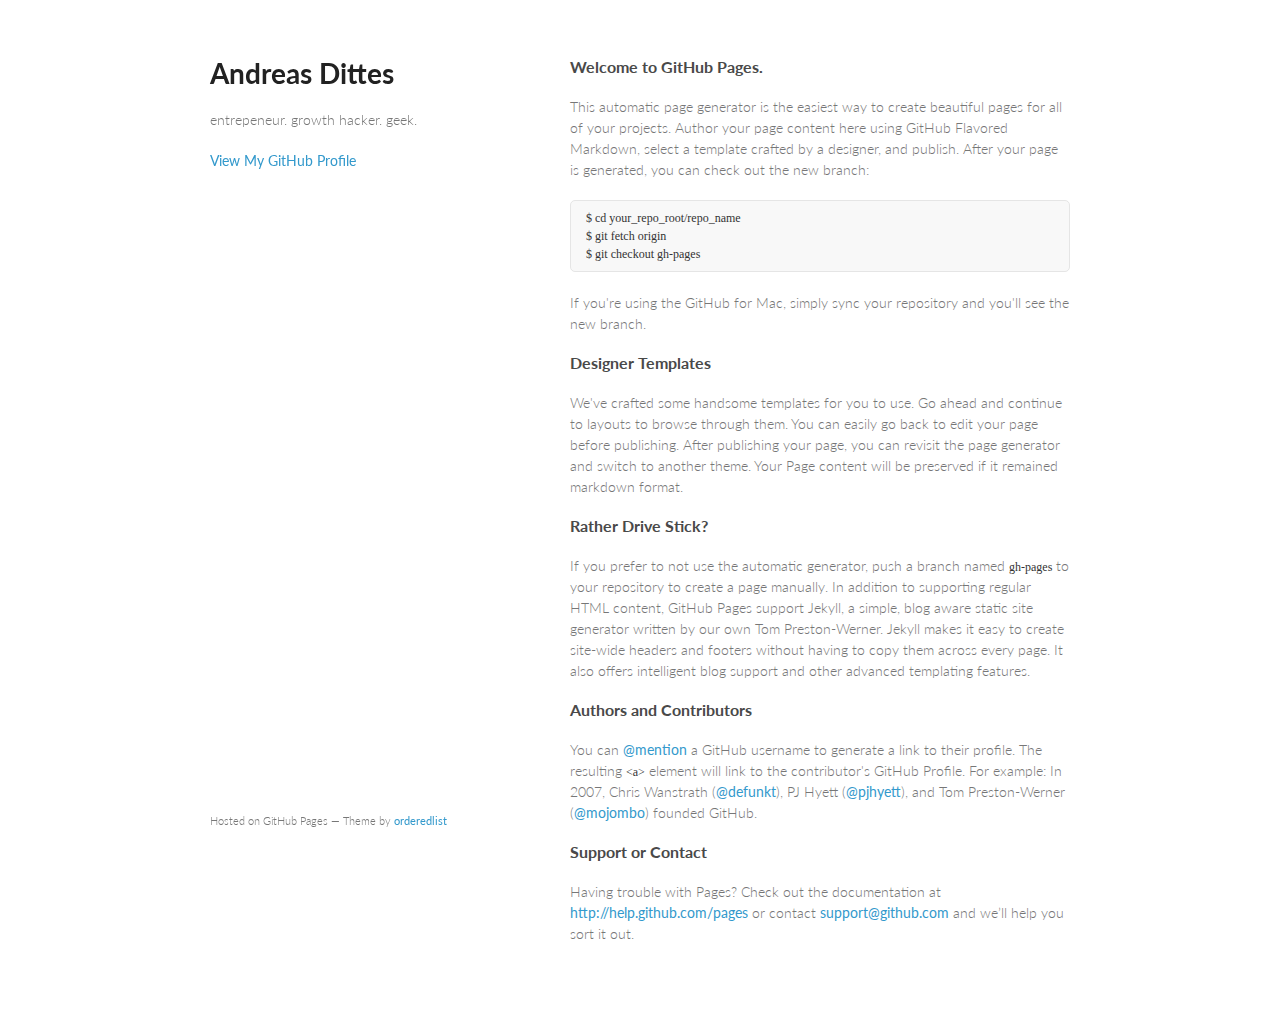
<file: index.html>
<!doctype html>
<html>
  <head>
    <meta charset="utf-8">
    <meta http-equiv="X-UA-Compatible" content="chrome=1">
    <title>Andreas Dittes by dittes</title>

    <link rel="stylesheet" href="stylesheets/styles.css">
    <link rel="stylesheet" href="stylesheets/pygment_trac.css">
    <meta name="viewport" content="width=device-width, initial-scale=1, user-scalable=no">
    <!--[if lt IE 9]>
    <script src="//html5shiv.googlecode.com/svn/trunk/html5.js"></script>
    <![endif]-->
  </head>
  <body>
    <div class="wrapper">
      <header>
        <h1>Andreas Dittes</h1>
        <p>entrepeneur. growth hacker. geek. </p>


        <p class="view"><a href="https://github.com/dittes">View My GitHub Profile</a></p>

      </header>
      <section>
        <h3>
<a name="welcome-to-github-pages" class="anchor" href="#welcome-to-github-pages"><span class="octicon octicon-link"></span></a>Welcome to GitHub Pages.</h3>

<p>This automatic page generator is the easiest way to create beautiful pages for all of your projects. Author your page content here using GitHub Flavored Markdown, select a template crafted by a designer, and publish. After your page is generated, you can check out the new branch:</p>

<pre><code>$ cd your_repo_root/repo_name
$ git fetch origin
$ git checkout gh-pages
</code></pre>

<p>If you're using the GitHub for Mac, simply sync your repository and you'll see the new branch.</p>

<h3>
<a name="designer-templates" class="anchor" href="#designer-templates"><span class="octicon octicon-link"></span></a>Designer Templates</h3>

<p>We've crafted some handsome templates for you to use. Go ahead and continue to layouts to browse through them. You can easily go back to edit your page before publishing. After publishing your page, you can revisit the page generator and switch to another theme. Your Page content will be preserved if it remained markdown format.</p>

<h3>
<a name="rather-drive-stick" class="anchor" href="#rather-drive-stick"><span class="octicon octicon-link"></span></a>Rather Drive Stick?</h3>

<p>If you prefer to not use the automatic generator, push a branch named <code>gh-pages</code> to your repository to create a page manually. In addition to supporting regular HTML content, GitHub Pages support Jekyll, a simple, blog aware static site generator written by our own Tom Preston-Werner. Jekyll makes it easy to create site-wide headers and footers without having to copy them across every page. It also offers intelligent blog support and other advanced templating features.</p>

<h3>
<a name="authors-and-contributors" class="anchor" href="#authors-and-contributors"><span class="octicon octicon-link"></span></a>Authors and Contributors</h3>

<p>You can <a href="https://github.com/blog/821" class="user-mention">@mention</a> a GitHub username to generate a link to their profile. The resulting <code>&lt;a&gt;</code> element will link to the contributor's GitHub Profile. For example: In 2007, Chris Wanstrath (<a href="https://github.com/defunkt" class="user-mention">@defunkt</a>), PJ Hyett (<a href="https://github.com/pjhyett" class="user-mention">@pjhyett</a>), and Tom Preston-Werner (<a href="https://github.com/mojombo" class="user-mention">@mojombo</a>) founded GitHub.</p>

<h3>
<a name="support-or-contact" class="anchor" href="#support-or-contact"><span class="octicon octicon-link"></span></a>Support or Contact</h3>

<p>Having trouble with Pages? Check out the documentation at <a href="http://help.github.com/pages">http://help.github.com/pages</a> or contact <a href="mailto:support@github.com">support@github.com</a> and we’ll help you sort it out.</p>
      </section>
      <footer>
        <p><small>Hosted on GitHub Pages &mdash; Theme by <a href="https://github.com/orderedlist">orderedlist</a></small></p>
      </footer>
    </div>
    <script src="javascripts/scale.fix.js"></script>
    
  </body>
</html>
</file>
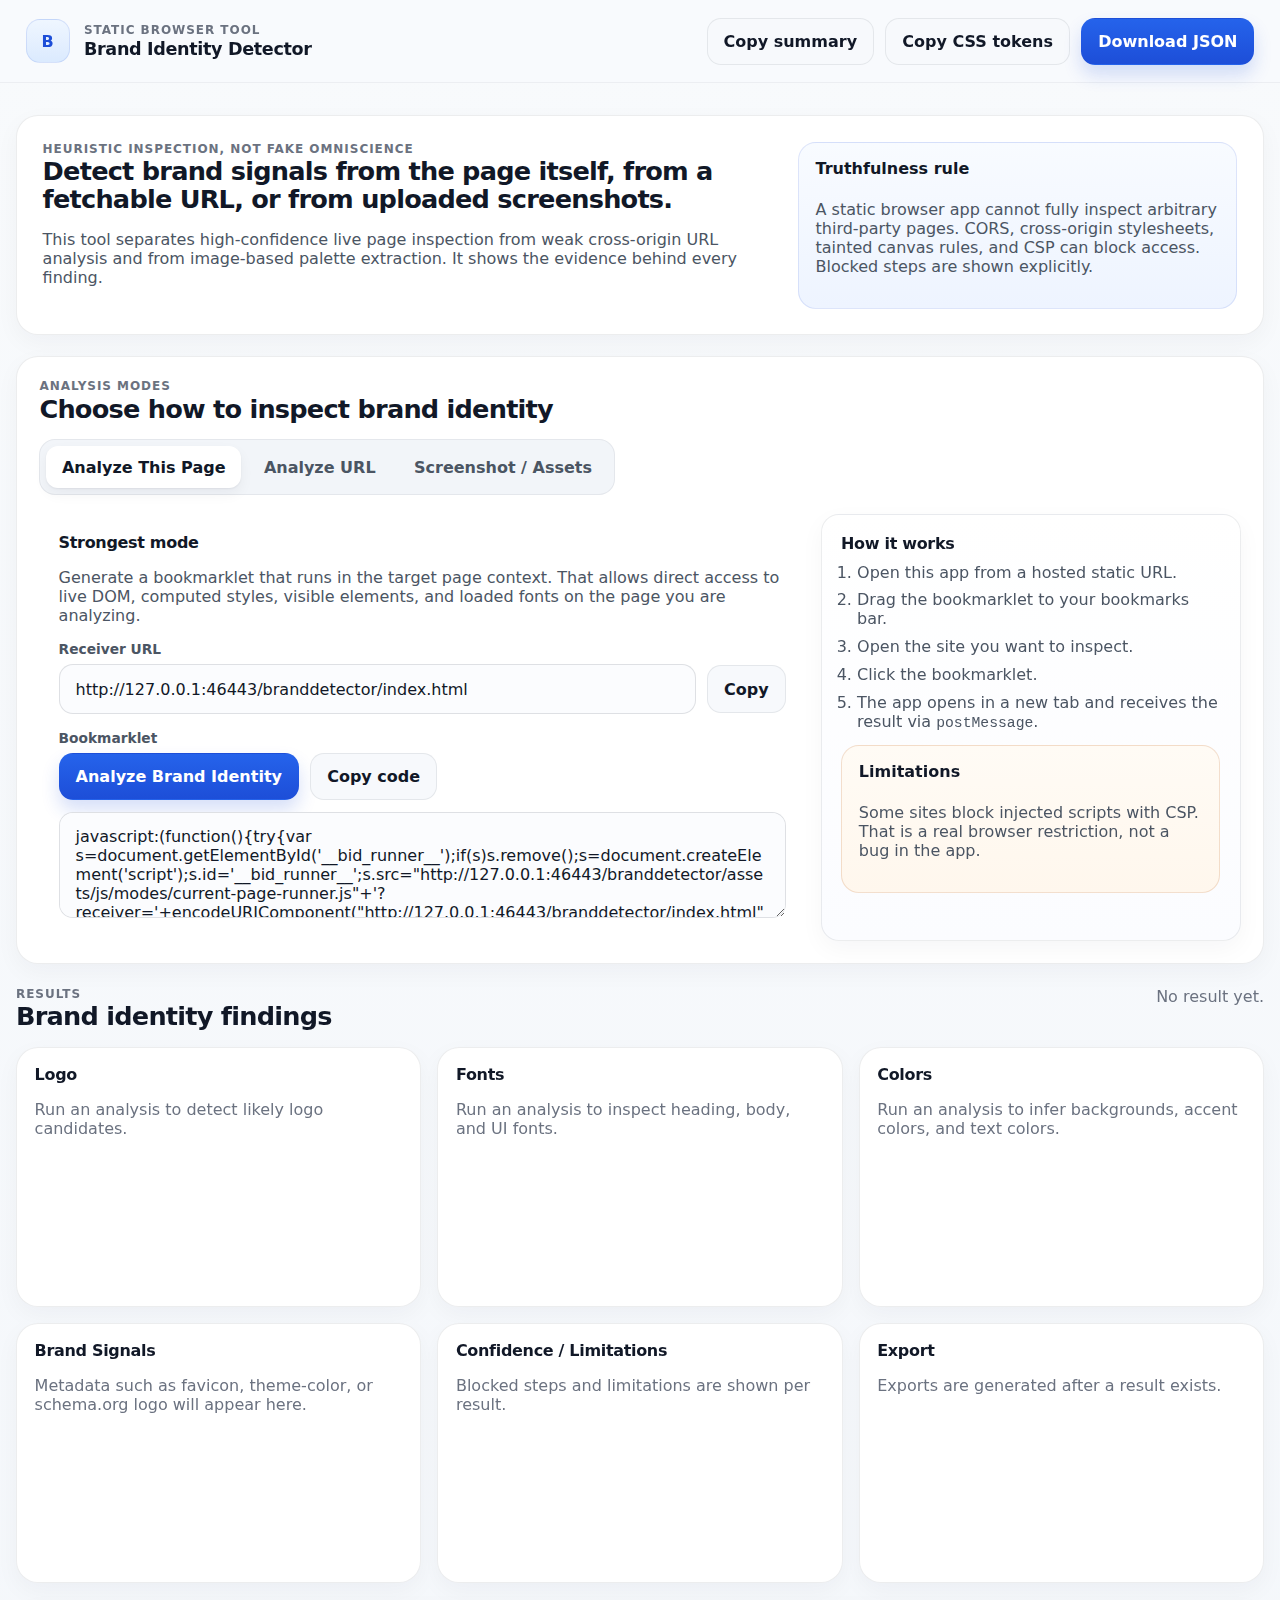
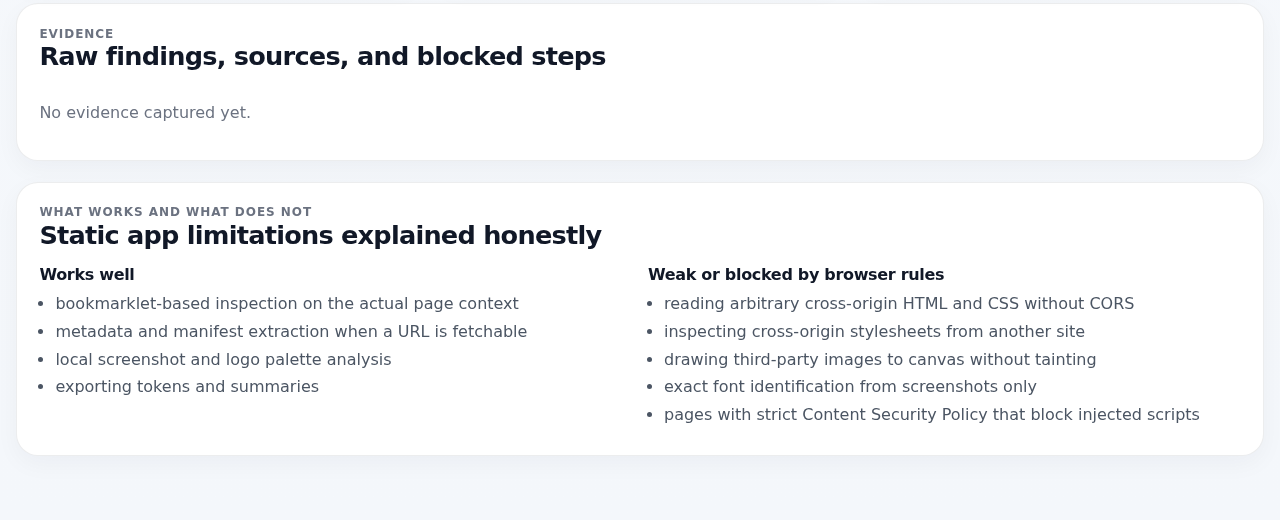
<file: branddetector/index.html>
<!doctype html>
<html lang="en">
  <head>
    <meta charset="utf-8" />
    <meta name="viewport" content="width=device-width, initial-scale=1" />
    <title>Brand Identity Detector</title>
    <meta
      name="description"
      content="Browser-only brand identity inspection for logos, fonts, colors, favicons, theme-color, schema.org logo, and screenshot-based palette extraction."
    />
    <link rel="stylesheet" href="./assets/css/styles.css" />
  </head>
  <body>
    <div class="app-shell">
      <header class="topbar">
        <div class="brand-lockup">
          <div class="brand-lockup__badge">B</div>
          <div>
            <div class="eyebrow">Static browser tool</div>
            <h1>Brand Identity Detector</h1>
          </div>
        </div>
        <div class="topbar__actions">
          <button class="ghost-btn" id="copySummaryBtn" type="button">Copy summary</button>
          <button class="ghost-btn" id="copyCssBtn" type="button">Copy CSS tokens</button>
          <button class="primary-btn" id="downloadJsonBtn" type="button">Download JSON</button>
        </div>
      </header>

      <main class="container">
        <section class="hero card">
          <div class="hero__copy">
            <div class="eyebrow">Heuristic inspection, not fake omniscience</div>
            <h2>Detect brand signals from the page itself, from a fetchable URL, or from uploaded screenshots.</h2>
            <p>
              This tool separates high-confidence live page inspection from weak cross-origin URL analysis and from image-based palette extraction. It shows the evidence behind every finding.
            </p>
          </div>
          <div class="hero__truth">
            <div class="notice notice--info">
              <strong>Truthfulness rule</strong>
              <p>
                A static browser app cannot fully inspect arbitrary third-party pages. CORS, cross-origin stylesheets, tainted canvas rules, and CSP can block access. Blocked steps are shown explicitly.
              </p>
            </div>
          </div>
        </section>

        <section class="input-panel card">
          <div class="section-header">
            <div>
              <div class="eyebrow">Analysis modes</div>
              <h3>Choose how to inspect brand identity</h3>
            </div>
          </div>

          <div class="tabs" role="tablist" aria-label="Analysis modes">
            <button class="tab is-active" data-tab="current-page" role="tab" aria-selected="true">Analyze This Page</button>
            <button class="tab" data-tab="url" role="tab" aria-selected="false">Analyze URL</button>
            <button class="tab" data-tab="image" role="tab" aria-selected="false">Screenshot / Assets</button>
          </div>

          <div class="tab-panels">
            <section class="tab-panel is-active" data-panel="current-page">
              <div class="mode-grid">
                <div class="mode-main">
                  <h4>Strongest mode</h4>
                  <p>
                    Generate a bookmarklet that runs in the target page context. That allows direct access to live DOM, computed styles, visible elements, and loaded fonts on the page you are analyzing.
                  </p>

                  <div class="bookmarklet-box">
                    <label class="field-label" for="receiverUrl">Receiver URL</label>
                    <div class="inline-field">
                      <input id="receiverUrl" type="text" readonly />
                      <button id="copyReceiverUrlBtn" class="ghost-btn" type="button">Copy</button>
                    </div>
                  </div>

                  <div class="bookmarklet-box">
                    <div class="field-label">Bookmarklet</div>
                    <div class="bookmarklet-row">
                      <a id="bookmarkletLink" class="bookmarklet-link" href="#">Analyze Brand Identity</a>
                      <button id="copyBookmarkletBtn" class="ghost-btn" type="button">Copy code</button>
                    </div>
                    <textarea id="bookmarkletCode" class="code-area" readonly spellcheck="false"></textarea>
                  </div>
                </div>

                <aside class="mode-side card card--nested">
                  <h4>How it works</h4>
                  <ol class="steps">
                    <li>Open this app from a hosted static URL.</li>
                    <li>Drag the bookmarklet to your bookmarks bar.</li>
                    <li>Open the site you want to inspect.</li>
                    <li>Click the bookmarklet.</li>
                    <li>The app opens in a new tab and receives the result via <code>postMessage</code>.</li>
                  </ol>
                  <div class="notice notice--warn compact">
                    <strong>Limitations</strong>
                    <p>Some sites block injected scripts with CSP. That is a real browser restriction, not a bug in the app.</p>
                  </div>
                </aside>
              </div>
            </section>

            <section class="tab-panel" data-panel="url">
              <div class="mode-grid">
                <div class="mode-main">
                  <h4>Best-effort cross-origin fetch</h4>
                  <p>
                    Paste a URL. The app tries to fetch and parse whatever the browser is actually allowed to read. When access is blocked, the blocked step is reported directly.
                  </p>
                  <form id="urlForm" class="url-form">
                    <label class="field-label" for="urlInput">Website URL</label>
                    <div class="inline-field">
                      <input id="urlInput" type="url" placeholder="https://example.com" inputmode="url" />
                      <button id="analyzeUrlBtn" class="primary-btn" type="submit">Analyze URL</button>
                    </div>
                  </form>
                  <div id="urlModeStatus" class="status-box muted">No URL analyzed yet.</div>
                </div>

                <aside class="mode-side card card--nested">
                  <h4>URL mode can usually detect</h4>
                  <ul class="simple-list">
                    <li>favicon and touch icons</li>
                    <li>manifest icons if fetchable</li>
                    <li>meta theme-color</li>
                    <li>Open Graph image</li>
                    <li>schema.org logo</li>
                    <li>some inline and readable CSS hints</li>
                  </ul>
                </aside>
              </div>
            </section>

            <section class="tab-panel" data-panel="image">
              <div class="mode-grid image-mode-grid">
                <div class="mode-main">
                  <h4>Local image analysis</h4>
                  <p>
                    Upload a homepage screenshot, logo file, or icon asset. The app extracts a palette locally in the browser and can suggest a logo crop from the screenshot.
                  </p>

                  <div id="dropzone" class="dropzone" tabindex="0" role="button" aria-label="Upload images">
                    <input id="imageInput" type="file" accept="image/*" multiple hidden />
                    <div class="dropzone__content">
                      <strong>Drop image files here</strong>
                      <span>or click to browse</span>
                    </div>
                  </div>

                  <div id="imagePreviewArea" class="image-preview-area is-empty">
                    <div class="empty-state">
                      <h5>No screenshot loaded</h5>
                      <p>Image mode works fully offline once the app is loaded.</p>
                    </div>
                  </div>
                </div>

                <aside class="mode-side card card--nested">
                  <h4>Image mode limitations</h4>
                  <ul class="simple-list">
                    <li>exact font identification is not reliable from screenshots alone</li>
                    <li>logo auto-crop is heuristic only</li>
                    <li>palette extraction depends on screenshot quality and scale</li>
                  </ul>
                </aside>
              </div>
            </section>
          </div>
        </section>

        <section class="results-section">
          <div class="section-header">
            <div>
              <div class="eyebrow">Results</div>
              <h3>Brand identity findings</h3>
            </div>
            <div id="resultMeta" class="result-meta muted">No result yet.</div>
          </div>

          <div class="results-grid">
            <article class="card result-card" id="logoCard"></article>
            <article class="card result-card" id="fontsCard"></article>
            <article class="card result-card" id="colorsCard"></article>
            <article class="card result-card" id="signalsCard"></article>
            <article class="card result-card" id="confidenceCard"></article>
            <article class="card result-card" id="exportCard"></article>
          </div>
        </section>

        <section class="card evidence-section">
          <div class="section-header">
            <div>
              <div class="eyebrow">Evidence</div>
              <h3>Raw findings, sources, and blocked steps</h3>
            </div>
          </div>
          <div id="evidencePanel" class="evidence-panel"></div>
        </section>

        <section class="card help-section">
          <div class="section-header">
            <div>
              <div class="eyebrow">What works and what does not</div>
              <h3>Static app limitations explained honestly</h3>
            </div>
          </div>
          <div class="help-grid">
            <div>
              <h4>Works well</h4>
              <ul class="simple-list">
                <li>bookmarklet-based inspection on the actual page context</li>
                <li>metadata and manifest extraction when a URL is fetchable</li>
                <li>local screenshot and logo palette analysis</li>
                <li>exporting tokens and summaries</li>
              </ul>
            </div>
            <div>
              <h4>Weak or blocked by browser rules</h4>
              <ul class="simple-list">
                <li>reading arbitrary cross-origin HTML and CSS without CORS</li>
                <li>inspecting cross-origin stylesheets from another site</li>
                <li>drawing third-party images to canvas without tainting</li>
                <li>exact font identification from screenshots only</li>
                <li>pages with strict Content Security Policy that block injected scripts</li>
              </ul>
            </div>
          </div>
        </section>
      </main>
    </div>

    <div id="toastRegion" class="toast-region" aria-live="polite" aria-atomic="true"></div>

    <script type="module" src="./assets/js/app.js"></script>
  </body>
</html>
</file>
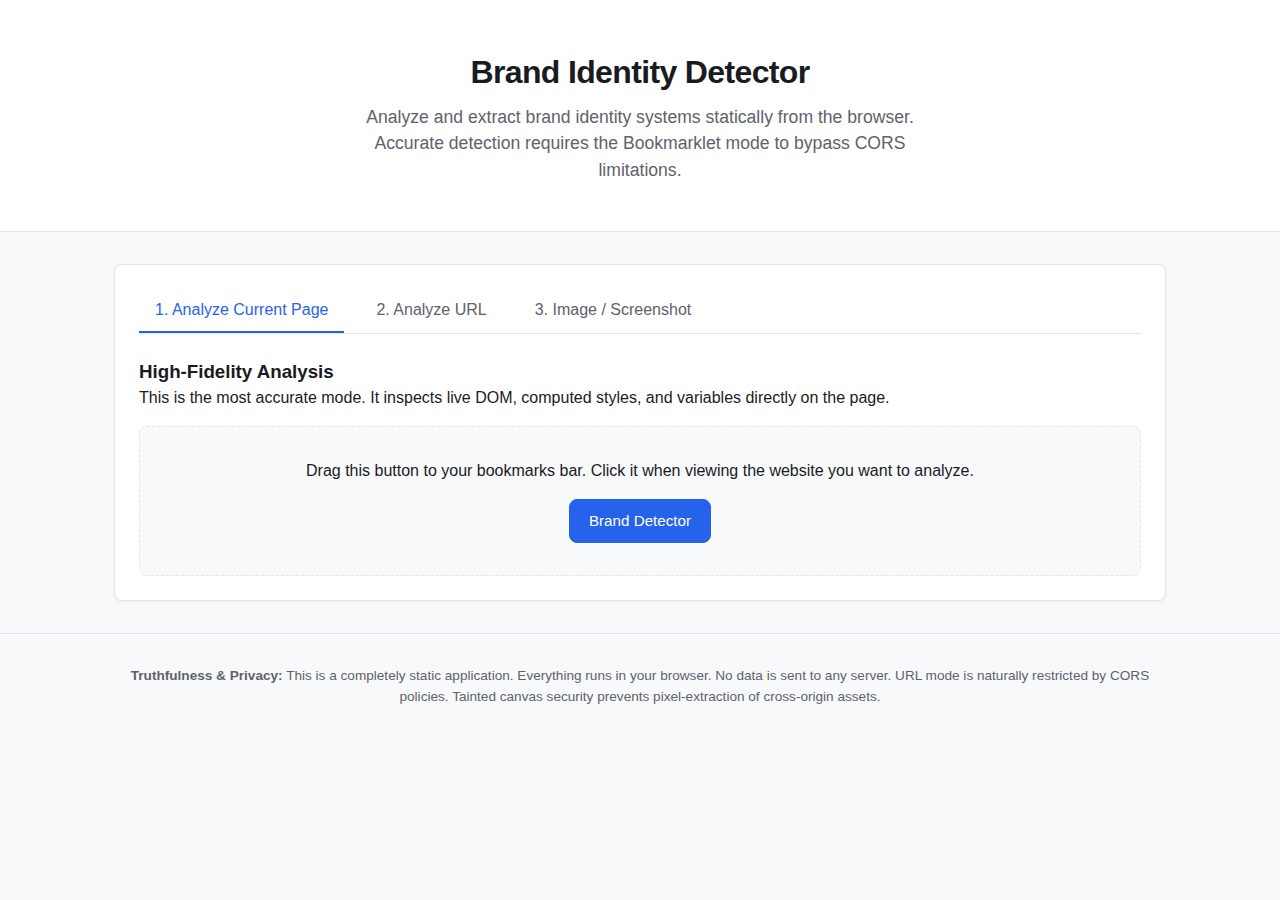
<file: brandkit/index.html>
<!DOCTYPE html>
<html lang="en">
<head>
  <meta charset="UTF-8">
  <meta name="viewport" content="width=device-width, initial-scale=1.0">
  <title>Brand Identity Detector</title>
  <link rel="stylesheet" href="styles.css">
</head>
<body>
  <header class="app-header">
    <div class="container">
      <h1>Brand Identity Detector</h1>
      <p>Analyze and extract brand identity systems statically from the browser. <br>Accurate detection requires the Bookmarklet mode to bypass CORS limitations.</p>
    </div>
  </header>

  <main class="container">
    <div class="card tabs-container">
      <div class="tabs-nav">
        <button class="tab-btn active" data-target="mode-bookmarklet">1. Analyze Current Page</button>
        <button class="tab-btn" data-target="mode-url">2. Analyze URL</button>
        <button class="tab-btn" data-target="mode-image">3. Image / Screenshot</button>
      </div>

      <div class="tab-content active" id="mode-bookmarklet">
        <h3>High-Fidelity Analysis</h3>
        <p>This is the most accurate mode. It inspects live DOM, computed styles, and variables directly on the page.</p>
        <div class="bookmarklet-box">
          <p>Drag this button to your bookmarks bar. Click it when viewing the website you want to analyze.</p>
          <a href="#" id="bookmarklet-link" class="btn btn-primary" title="Drag me to your bookmarks bar">Brand Detector</a>
        </div>
      </div>

      <div class="tab-content" id="mode-url">
        <h3>Best-Effort URL Fetch</h3>
        <p>Attempts to fetch and parse HTML metadata. <strong>Note:</strong> Most modern sites will block this via CORS security policies.</p>
        <div class="input-group">
          <input type="url" id="url-input" placeholder="https://example.com" class="input">
          <button id="url-analyze-btn" class="btn btn-primary">Analyze</button>
        </div>
        <div id="url-status" class="status-message"></div>
      </div>

      <div class="tab-content" id="mode-image">
        <h3>Asset Analysis</h3>
        <p>Upload a screenshot or logo to extract the color palette locally in your browser.</p>
        <div class="file-dropzone" id="file-dropzone">
          <p>Drag & Drop an image here or click to upload</p>
          <input type="file" id="file-input" accept="image/*" hidden>
        </div>
        <canvas id="image-canvas" hidden></canvas>
      </div>
    </div>

    <div id="results-container" class="results-grid hidden">
      <div class="results-header">
        <h2>Analysis Results</h2>
        <div class="actions">
          <button id="export-json" class="btn">Export JSON</button>
          <button id="export-css" class="btn">Copy CSS Vars</button>
        </div>
      </div>

      <div class="card result-card" id="card-logo">
        <h3>Logo Candidates</h3>
        <div class="card-content"></div>
      </div>

      <div class="card result-card" id="card-fonts">
        <h3>Typography</h3>
        <div class="card-content"></div>
      </div>

      <div class="card result-card" id="card-colors">
        <h3>Color Palette</h3>
        <div class="card-content"></div>
      </div>

      <div class="card result-card" id="card-signals">
        <h3>Brand Signals</h3>
        <div class="card-content"></div>
      </div>

      <div class="card result-card full-width" id="card-evidence">
        <h3>Evidence & Limitations</h3>
        <div class="card-content"></div>
      </div>
    </div>
  </main>

  <footer class="app-footer">
    <div class="container">
      <p><strong>Truthfulness & Privacy:</strong> This is a completely static application. Everything runs in your browser. No data is sent to any server. URL mode is naturally restricted by CORS policies. Tainted canvas security prevents pixel-extraction of cross-origin assets.</p>
    </div>
  </footer>

  <script src="app.js"></script>
</body>
</html>
</file>
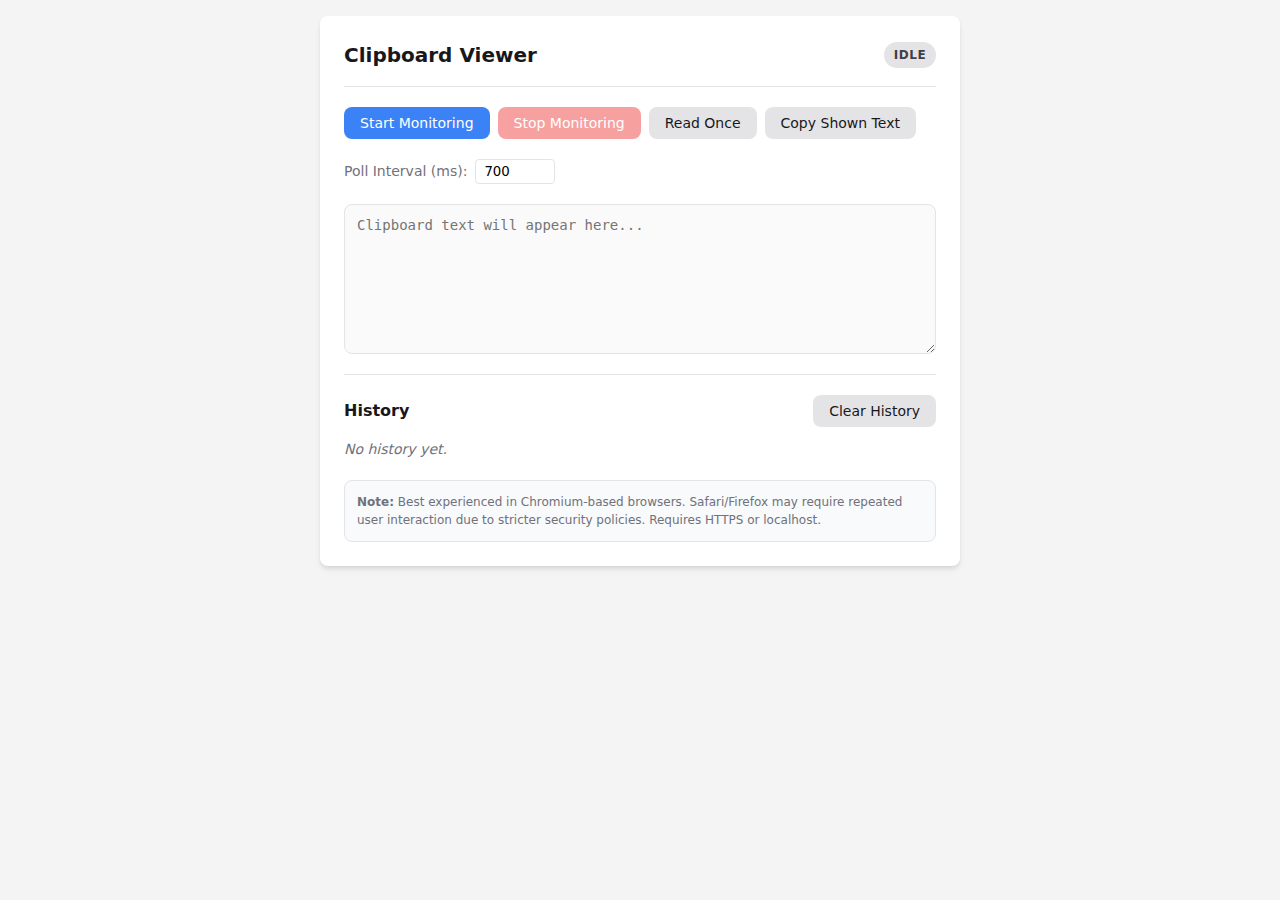
<file: clipboard/index.html>
<!DOCTYPE html>
<html lang="en">
<head>
    <meta charset="UTF-8">
    <meta name="viewport" content="width=device-width, initial-scale=1.0">
    <title>Clipboard Viewer</title>
    <style>
        :root {
            --bg-color: #f4f4f5;
            --card-bg: #ffffff;
            --text-main: #18181b;
            --text-muted: #71717a;
            --border-color: #e4e4e7;
            --primary: #3b82f6;
            --primary-hover: #2563eb;
            --danger: #ef4444;
            --danger-hover: #dc2626;
            --success: #10b981;
            --warning: #f59e0b;
            --radius: 8px;
            --shadow: 0 4px 6px -1px rgba(0, 0, 0, 0.1), 0 2px 4px -1px rgba(0, 0, 0, 0.06);
            --font-family: system-ui, -apple-system, BlinkMacSystemFont, 'Segoe UI', Roboto, Helvetica, Arial, sans-serif;
        }

        * {
            box-sizing: border-box;
            margin: 0;
            padding: 0;
        }

        body {
            font-family: var(--font-family);
            background-color: var(--bg-color);
            color: var(--text-main);
            line-height: 1.5;
            padding: 1rem;
            display: flex;
            justify-content: center;
        }

        .container {
            width: 100%;
            max-width: 640px;
            background: var(--card-bg);
            border-radius: var(--radius);
            box-shadow: var(--shadow);
            padding: 1.5rem;
            display: flex;
            flex-direction: column;
            gap: 1.25rem;
        }

        header {
            display: flex;
            justify-content: space-between;
            align-items: center;
            border-bottom: 1px solid var(--border-color);
            padding-bottom: 1rem;
        }

        h1 {
            font-size: 1.25rem;
            font-weight: 600;
        }

        .badge {
            font-size: 0.75rem;
            font-weight: 600;
            padding: 0.25rem 0.6rem;
            border-radius: 9999px;
            text-transform: uppercase;
            letter-spacing: 0.05em;
        }

        .badge.idle { background: #e4e4e7; color: #3f3f46; }
        .badge.running { background: #d1fae5; color: #065f46; }
        .badge.error, .badge.denied { background: #fee2e2; color: #991b1b; }
        .badge.warning { background: #fef3c7; color: #92400e; }

        .controls {
            display: flex;
            flex-wrap: wrap;
            gap: 0.5rem;
        }

        button {
            font-family: inherit;
            font-size: 0.875rem;
            font-weight: 500;
            padding: 0.5rem 1rem;
            border: none;
            border-radius: var(--radius);
            cursor: pointer;
            transition: background-color 0.2s, opacity 0.2s;
            background-color: #e4e4e7;
            color: var(--text-main);
        }

        button:hover:not(:disabled) { background-color: #d4d4d8; }
        
        button:disabled {
            opacity: 0.5;
            cursor: not-allowed;
        }

        button.primary { background-color: var(--primary); color: white; }
        button.primary:hover:not(:disabled) { background-color: var(--primary-hover); }

        button.danger { background-color: var(--danger); color: white; }
        button.danger:hover:not(:disabled) { background-color: var(--danger-hover); }

        .settings {
            display: flex;
            align-items: center;
            gap: 0.5rem;
            font-size: 0.875rem;
            color: var(--text-muted);
        }

        input[type="number"] {
            width: 80px;
            padding: 0.25rem 0.5rem;
            border: 1px solid var(--border-color);
            border-radius: 4px;
            font-family: inherit;
        }

        textarea {
            width: 100%;
            height: 150px;
            padding: 0.75rem;
            border: 1px solid var(--border-color);
            border-radius: var(--radius);
            font-family: ui-monospace, SFMono-Regular, Menlo, Monaco, Consolas, monospace;
            font-size: 0.875rem;
            resize: vertical;
            background-color: #fafafa;
            color: var(--text-main);
        }

        textarea:focus {
            outline: none;
            border-color: var(--primary);
            box-shadow: 0 0 0 2px rgba(59, 130, 246, 0.2);
        }

        .history-section {
            border-top: 1px solid var(--border-color);
            padding-top: 1.25rem;
            display: flex;
            flex-direction: column;
            gap: 0.75rem;
        }

        .history-header {
            display: flex;
            justify-content: space-between;
            align-items: center;
        }

        .history-header h2 {
            font-size: 1rem;
            font-weight: 600;
        }

        .history-list {
            display: flex;
            flex-direction: column;
            gap: 0.5rem;
            max-height: 250px;
            overflow-y: auto;
        }

        .history-item {
            background: #fafafa;
            border: 1px solid var(--border-color);
            border-radius: 6px;
            padding: 0.5rem 0.75rem;
            font-family: ui-monospace, SFMono-Regular, Menlo, Monaco, Consolas, monospace;
            font-size: 0.8rem;
            word-break: break-word;
            white-space: pre-wrap;
            position: relative;
        }

        .history-timestamp {
            display: block;
            font-size: 0.7rem;
            color: var(--text-muted);
            margin-bottom: 0.25rem;
            font-family: var(--font-family);
        }

        .empty-history {
            color: var(--text-muted);
            font-size: 0.875rem;
            font-style: italic;
        }

        .note {
            font-size: 0.75rem;
            color: var(--text-muted);
            background: #f8fafc;
            padding: 0.75rem;
            border-radius: var(--radius);
            border: 1px solid var(--border-color);
        }

        @media (max-width: 480px) {
            .controls { flex-direction: column; }
            button { width: 100%; }
        }
    </style>
</head>
<body>

    <div class="container">
        <header>
            <h1>Clipboard Viewer</h1>
            <span id="statusBadge" class="badge idle">Idle</span>
        </header>

        <div class="controls">
            <button id="btnStart" class="primary">Start Monitoring</button>
            <button id="btnStop" class="danger" disabled>Stop Monitoring</button>
            <button id="btnReadOnce">Read Once</button>
            <button id="btnCopy">Copy Shown Text</button>
        </div>

        <div class="settings">
            <label for="pollInterval">Poll Interval (ms):</label>
            <input type="number" id="pollInterval" value="700" min="250" max="5000">
        </div>

        <textarea id="mainTextarea" readonly placeholder="Clipboard text will appear here..."></textarea>

        <div class="history-section">
            <div class="history-header">
                <h2>History</h2>
                <button id="btnClearHistory">Clear History</button>
            </div>
            <div id="historyList" class="history-list">
                <div class="empty-history">No history yet.</div>
            </div>
        </div>

        <div class="note">
            <strong>Note:</strong> Best experienced in Chromium-based browsers. Safari/Firefox may require repeated user interaction due to stricter security policies. Requires HTTPS or localhost.
        </div>
    </div>

    <script>
        // State management
        const state = {
            isMonitoring: false,
            lastText: '',
            intervalMs: 700,
            timerId: null,
            history: [] // { text: string, timestamp: string }
        };

        // DOM Elements
        const el = {
            statusBadge: document.getElementById('statusBadge'),
            btnStart: document.getElementById('btnStart'),
            btnStop: document.getElementById('btnStop'),
            btnReadOnce: document.getElementById('btnReadOnce'),
            btnCopy: document.getElementById('btnCopy'),
            btnClearHistory: document.getElementById('btnClearHistory'),
            pollInterval: document.getElementById('pollInterval'),
            mainTextarea: document.getElementById('mainTextarea'),
            historyList: document.getElementById('historyList')
        };

        // Utilities
        function setStatus(text, type) {
            el.statusBadge.textContent = text;
            el.statusBadge.className = `badge ${type}`;
        }

        function getTimestamp() {
            return new Date().toLocaleTimeString();
        }

        function renderHistory() {
            if (state.history.length === 0) {
                el.historyList.innerHTML = '<div class="empty-history">No history yet.</div>';
                return;
            }

            el.historyList.innerHTML = '';
            state.history.forEach(item => {
                const div = document.createElement('div');
                div.className = 'history-item';
                
                const timeSpan = document.createElement('span');
                timeSpan.className = 'history-timestamp';
                timeSpan.textContent = item.timestamp;
                
                const textNode = document.createTextNode(item.text);
                
                div.appendChild(timeSpan);
                div.appendChild(textNode);
                el.historyList.appendChild(div);
            });
        }

        function addToHistory(text) {
            if (!text) return;
            
            // Prevent consecutive duplicates in history
            if (state.history.length > 0 && state.history[0].text === text) {
                return;
            }

            state.history.unshift({ text, timestamp: getTimestamp() });
            
            if (state.history.length > 20) {
                state.history = state.history.slice(0, 20);
            }
            
            renderHistory();
        }

        function handleNewText(text) {
            if (text && text !== state.lastText) {
                state.lastText = text;
                el.mainTextarea.value = text;
                addToHistory(text);
            } else if (!text && state.lastText !== '') {
                // Clipboard was cleared
                state.lastText = '';
                el.mainTextarea.value = '';
            }
        }

        function checkBrowserSupport() {
            if (!window.isSecureContext) {
                setStatus('Insecure Context', 'error');
                el.mainTextarea.value = 'Error: Clipboard API requires a secure context (HTTPS or localhost).';
                return false;
            }
            if (!navigator.clipboard || !navigator.clipboard.readText) {
                setStatus('Unsupported', 'error');
                el.mainTextarea.value = 'Error: Your browser does not support the modern Clipboard API (navigator.clipboard.readText).';
                return false;
            }
            return true;
        }

        function handleClipboardError(err) {
            console.warn('Clipboard read failed:', err);
            if (err.name === 'NotAllowedError') {
                setStatus('Permission Denied', 'denied');
                el.mainTextarea.value = 'Error: Permission to read clipboard was denied.';
                stopMonitoring();
            } else if (err.name === 'DataError') {
                setStatus('Empty/Non-text', 'warning');
                // Don't stop monitoring, just ignore non-text data
            } else {
                setStatus('Error', 'error');
                el.mainTextarea.value = `Error reading clipboard: ${err.message}`;
            }
        }

        // Core Functions
        async function readClipboardOnce() {
            if (!checkBrowserSupport()) return false;
            
            try {
                const text = await navigator.clipboard.readText();
                handleNewText(text);
                if (!state.isMonitoring) {
                    setStatus('Read Success', 'running');
                    setTimeout(() => setStatus('Idle', 'idle'), 2000);
                }
                return true;
            } catch (err) {
                handleClipboardError(err);
                return false;
            }
        }

        async function poll() {
            if (!state.isMonitoring || document.hidden) return;

            try {
                const text = await navigator.clipboard.readText();
                handleNewText(text);
                setStatus('Running', 'running');
            } catch (err) {
                handleClipboardError(err);
            }

            if (state.isMonitoring) {
                state.timerId = setTimeout(poll, state.intervalMs);
            }
        }

        async function startMonitoring() {
            if (!checkBrowserSupport()) return;

            // Optional enhancement: Check permission gracefully if supported
            if (navigator.permissions && navigator.permissions.query) {
                try {
                    const perm = await navigator.permissions.query({ name: 'clipboard-read' });
                    if (perm.state === 'denied') {
                        setStatus('Permission Denied', 'denied');
                        el.mainTextarea.value = 'Error: Clipboard permission is denied in browser settings.';
                        return;
                    }
                } catch (e) {
                    // Ignore, not all browsers support 'clipboard-read' query
                }
            }

            // Attempt first read to trigger prompt / validate access
            const success = await readClipboardOnce();
            if (!success) return; // readClipboardOnce handles its own error states

            state.isMonitoring = true;
            el.btnStart.disabled = true;
            el.btnStop.disabled = false;
            
            // Start loop
            state.timerId = setTimeout(poll, state.intervalMs);
        }

        function stopMonitoring() {
            state.isMonitoring = false;
            clearTimeout(state.timerId);
            state.timerId = null;
            
            el.btnStart.disabled = false;
            el.btnStop.disabled = true;
            
            if (el.statusBadge.className.includes('running')) {
                setStatus('Idle', 'idle');
            }
        }

        async function copyShownText() {
            const text = el.mainTextarea.value;
            if (!text) return;

            try {
                await navigator.clipboard.writeText(text);
                const prevStatus = el.statusBadge.textContent;
                const prevClass = el.statusBadge.className.replace('badge ', '');
                
                setStatus('Copied!', 'running');
                
                setTimeout(() => {
                    if (state.isMonitoring) {
                        setStatus('Running', 'running');
                    } else if (el.statusBadge.textContent === 'Copied!') {
                        setStatus(prevStatus, prevClass);
                    }
                }, 2000);
            } catch (err) {
                setStatus('Copy Failed', 'error');
                console.error('Failed to write to clipboard:', err);
            }
        }

        // Event Listeners
        el.btnStart.addEventListener('click', startMonitoring);
        el.btnStop.addEventListener('click', stopMonitoring);
        el.btnReadOnce.addEventListener('click', readClipboardOnce);
        el.btnCopy.addEventListener('click', copyShownText);
        
        el.btnClearHistory.addEventListener('click', () => {
            state.history = [];
            renderHistory();
        });

        el.pollInterval.addEventListener('change', (e) => {
            let val = parseInt(e.target.value, 10);
            if (isNaN(val) || val < 250) val = 250;
            if (val > 5000) val = 5000;
            e.target.value = val;
            state.intervalMs = val;
        });

        // Handle page visibility
        document.addEventListener('visibilitychange', () => {
            if (state.isMonitoring) {
                if (document.hidden) {
                    clearTimeout(state.timerId);
                    setStatus('Paused (Hidden)', 'warning');
                } else {
                    setStatus('Running', 'running');
                    poll(); // Resume polling immediately
                }
            }
        });

        // Initialize checks
        checkBrowserSupport();

    </script>
</body>
</html>
</file>
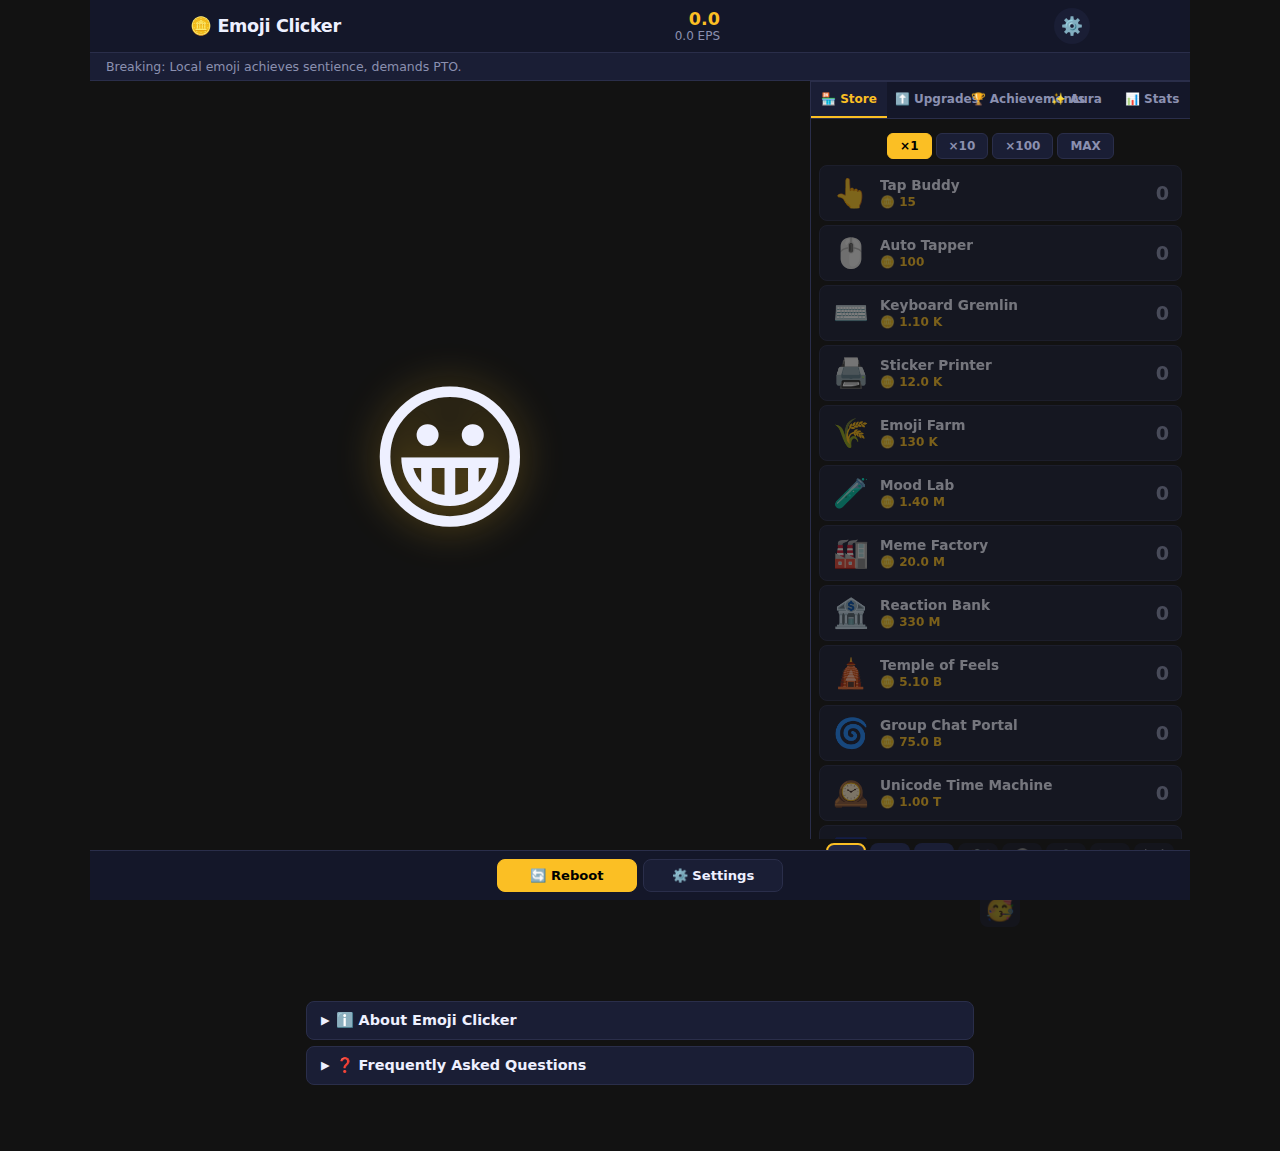
<file: emojiclicker/index.html>
<!DOCTYPE html>
<html lang="en">
<head>
  <meta charset="UTF-8">
  <meta name="viewport" content="width=device-width, initial-scale=1.0, viewport-fit=cover, user-scalable=no">
  <title>Emoji Clicker — Free Incremental Idle Tap Game | Play Online</title>
  <meta name="description" content="Emoji Clicker is a free, addictive incremental idle clicker game. Tap emojis, unlock buildings, earn upgrades, prestige with Aura, and discover 120+ achievements. Play online or install as a PWA!">
  <meta name="robots" content="index, follow">
  <link rel="canonical" href="https://emoji-clicker.app/">
  <meta name="theme-color" content="#0c0e1a">
  <meta name="color-scheme" content="dark">
  <meta name="mobile-web-app-capable" content="yes">
  <meta name="apple-mobile-web-app-capable" content="yes">
  <meta name="apple-mobile-web-app-status-bar-style" content="black-translucent">
  <meta name="apple-mobile-web-app-title" content="Emoji Clicker">

  <!-- Open Graph -->
  <meta property="og:type" content="website">
  <meta property="og:title" content="Emoji Clicker — Free Incremental Idle Tap Game">
  <meta property="og:description" content="Tap emojis, build your empire, unlock 120+ achievements, and prestige your way to the top in this addictive idle clicker game.">
  <meta property="og:url" content="https://emoji-clicker.app/">
  <meta property="og:image" content="https://emoji-clicker.app/assets/og-image.png">
  <meta property="og:site_name" content="Emoji Clicker">

  <!-- Twitter Card -->
  <meta name="twitter:card" content="summary_large_image">
  <meta name="twitter:title" content="Emoji Clicker — Free Idle Clicker Game">
  <meta name="twitter:description" content="The addictive emoji tapping idle game with 12 buildings, 60+ upgrades, prestige, and 120+ achievements.">
  <meta name="twitter:image" content="https://emoji-clicker.app/assets/og-image.png">

  <!-- PWA -->
  <link rel="manifest" href="manifest.webmanifest">
  <link rel="icon" type="image/svg+xml" href="data:image/svg+xml,<svg xmlns='http://www.w3.org/2000/svg' viewBox='0 0 100 100'><text y='80' font-size='80'>😀</text></svg>">
  <link rel="apple-touch-icon" href="assets/icon-192.png">

  <!-- JSON-LD: VideoGame -->
  <script type="application/ld+json">
  {
    "@context": "https://schema.org",
    "@type": "VideoGame",
    "name": "Emoji Clicker",
    "description": "A free incremental idle clicker game where you tap emojis, unlock buildings, earn upgrades, prestige with Aura, and discover 120+ achievements.",
    "genre": ["Incremental", "Idle", "Clicker"],
    "operatingSystem": "Web",
    "applicationCategory": "Game",
    "gamePlatform": "Web Browser",
    "offers": {
      "@type": "Offer",
      "price": "0",
      "priceCurrency": "USD",
      "availability": "https://schema.org/InStock"
    },
    "author": {
      "@type": "Organization",
      "name": "Emoji Clicker Team"
    },
    "url": "https://emoji-clicker.app/",
    "image": "https://emoji-clicker.app/assets/og-image.png",
    "playMode": "SinglePlayer",
    "numberOfPlayers": 1
  }
  </script>

  <link rel="stylesheet" href="styles.css">
</head>
<body data-tier="0">
  <div class="app" role="application" aria-label="Emoji Clicker Game">

    <!-- ═══ HEADER ═══ -->
    <header class="header" role="banner">
      <div class="header-inner">
        <h1 aria-label="Emoji Clicker">🪙 Emoji Clicker</h1>
        <div class="header-stats" aria-live="polite">
          <span id="h-emojis" aria-label="Current emojis">0</span>
          <span id="h-eps" aria-label="Emojis per second">0 EPS</span>
        </div>
        <div class="header-actions">
          <button id="settings-btn" aria-label="Settings">⚙️</button>
          <button id="install-btn" aria-label="Install app">📲</button>
        </div>
      </div>
    </header>

    <!-- ═══ NEWS TICKER ═══ -->
    <div class="news-bar" role="marquee" aria-label="News ticker">
      <span id="news-text">Welcome to Emoji Clicker! Start tapping! 🎉</span>
    </div>

    <!-- ═══ BUFF BAR ═══ -->
    <div id="buff-bar" aria-label="Active buffs" role="status"></div>

    <!-- ═══ GAME AREA ═══ -->
    <main id="game-area" role="main">
      <button id="big-emoji" aria-label="Click to earn emojis. This is the main game button.">😀</button>
      <div id="pet" aria-label="Pet companion" role="img">🐣</div>
    </main>

    <!-- ═══ SKIN SELECTOR ═══ -->
    <div id="skin-selector" role="radiogroup" aria-label="Choose emoji skin"></div>

    <!-- ═══ TABS ═══ -->
    <div class="panels-area">
      <nav class="tabs-bar" role="tablist" aria-label="Game panels">
        <button class="tab-btn active" data-tab="store" role="tab" aria-selected="true" aria-controls="panel-store">🏪 Store</button>
        <button class="tab-btn" data-tab="upgrades" role="tab" aria-selected="false" aria-controls="panel-upgrades">⬆️ Upgrades</button>
        <button class="tab-btn" data-tab="achievements" role="tab" aria-selected="false" aria-controls="panel-achievements">🏆 Achievements</button>
        <button class="tab-btn" data-tab="aura" role="tab" aria-selected="false" aria-controls="panel-aura">✨ Aura</button>
        <button class="tab-btn" data-tab="stats" role="tab" aria-selected="false" aria-controls="panel-stats">📊 Stats</button>
      </nav>

      <!-- STORE PANEL -->
      <section id="panel-store" class="tab-panel active" role="tabpanel" aria-label="Building store">
        <div class="bulk-bar" role="group" aria-label="Bulk buy amount">
          <button class="bulk-btn active" data-bulk="1">×1</button>
          <button class="bulk-btn" data-bulk="10">×10</button>
          <button class="bulk-btn" data-bulk="100">×100</button>
          <button class="bulk-btn" data-bulk="max">MAX</button>
        </div>
        <div id="store-list" aria-label="Buildings list"></div>
      </section>

      <!-- UPGRADES PANEL -->
      <section id="panel-upgrades" class="tab-panel" role="tabpanel" aria-label="Available upgrades">
        <div id="upgrade-list"></div>
      </section>

      <!-- ACHIEVEMENTS PANEL -->
      <section id="panel-achievements" class="tab-panel" role="tabpanel" aria-label="Achievements">
        <div id="ach-list"></div>
      </section>

      <!-- AURA PANEL -->
      <section id="panel-aura" class="tab-panel" role="tabpanel" aria-label="Aura prestige tree">
        <div id="aura-tree-list"></div>
        <div style="padding:12px 4px">
          <h3 style="font-size:0.9rem;color:var(--accent);margin-bottom:6px">🗓️ Seasons</h3>
          <div id="season-selector"></div>
        </div>
      </section>

      <!-- STATS PANEL -->
      <section id="panel-stats" class="tab-panel" role="tabpanel" aria-label="Game statistics">
        <div id="stats-content"></div>
      </section>
    </div>

    <!-- ═══ BOTTOM BAR ═══ -->
    <footer class="bottom-bar" role="contentinfo">
      <button class="btn btn-gold" id="prestige-btn" aria-label="Prestige: Reboot for Aura">🔄 Reboot</button>
      <button class="btn" id="settings-btn-bottom" aria-label="Open settings" onclick="document.getElementById('settings-btn').click()">⚙️ Settings</button>
    </footer>
  </div>

  <!-- ═══ MODAL ═══ -->
  <div id="modal" role="dialog" aria-modal="true" aria-label="Dialog">
    <div id="modal-inner">
      <button id="modal-close" aria-label="Close dialog">✕</button>
      <div id="modal-content"></div>
    </div>
  </div>

  <!-- ═══ NOTIFICATION ═══ -->
  <div id="notification" role="alert" aria-live="assertive"></div>

  <!-- ═══ SEO CONTENT ═══ -->
  <section class="seo-section" aria-label="About Emoji Clicker">
    <details>
      <summary>ℹ️ About Emoji Clicker</summary>
      <div class="content">
        <h2>Emoji Clicker — The Ultimate Free Idle Clicker Game</h2>
        <p>
          Emoji Clicker is a free-to-play incremental idle clicker game that you can enjoy directly in your web browser.
          Start by tapping the big emoji to earn your first emojis, then invest them in automated buildings that produce
          emojis for you every second. With 12 unique buildings, over 60 upgrades, and more than 120 achievements to unlock,
          there's always something new to discover.
        </p>
        <p>
          Like the best idle games and tap games, Emoji Clicker features deep progression systems including a prestige mechanic
          called "Aura Reboot" that lets you reset your progress for powerful permanent bonuses. The Aura Tree offers 20+
          permanent upgrades that make each playthrough more rewarding than the last.
        </p>
        <p>
          Whether you're a fan of incremental games, idle clickers, or just looking for a fun tap game to play on your phone
          or desktop, Emoji Clicker delivers a satisfying experience with charming emoji visuals, Golden Emoji bonus events,
          seasonal content, and hidden easter eggs. The game works offline as a Progressive Web App (PWA), so you can install
          it and play anywhere — no internet required.
        </p>
        <p>
          Key features: 12 buildings with exponential scaling, 60+ upgrades with synergy bonuses, 120+ achievements, prestige
          system with permanent upgrades, random Golden Emoji events, seasonal themes, companion pets, emoji skins, sound effects,
          and mobile-first responsive design with accessibility features including reduced motion mode and high contrast.
        </p>
      </div>
    </details>

    <details>
      <summary>❓ Frequently Asked Questions</summary>
      <div class="content" itemscope itemtype="https://schema.org/FAQPage">
        <div itemscope itemprop="mainEntity" itemtype="https://schema.org/Question">
          <h3 itemprop="name">What is Emoji Clicker?</h3>
          <div itemscope itemprop="acceptedAnswer" itemtype="https://schema.org/Answer">
            <p itemprop="text">Emoji Clicker is a free incremental idle clicker game where you tap emojis to earn currency, buy automated buildings, unlock upgrades, and prestige for permanent bonuses. It's playable in any web browser.</p>
          </div>
        </div>
        <div itemscope itemprop="mainEntity" itemtype="https://schema.org/Question">
          <h3 itemprop="name">How do I play Emoji Clicker?</h3>
          <div itemscope itemprop="acceptedAnswer" itemtype="https://schema.org/Answer">
            <p itemprop="text">Click or tap the big emoji to earn emojis. Spend emojis on buildings in the Store tab to automate production. Buy upgrades to multiply your output. Eventually, Reboot to earn Aura for permanent bonuses.</p>
          </div>
        </div>
        <div itemscope itemprop="mainEntity" itemtype="https://schema.org/Question">
          <h3 itemprop="name">Is Emoji Clicker free?</h3>
          <div itemscope itemprop="acceptedAnswer" itemtype="https://schema.org/Answer">
            <p itemprop="text">Yes! Emoji Clicker is completely free to play with no ads, no in-app purchases, and no account required. Your progress saves automatically to your browser.</p>
          </div>
        </div>
        <div itemscope itemprop="mainEntity" itemtype="https://schema.org/Question">
          <h3 itemprop="name">Does Emoji Clicker work offline?</h3>
          <div itemscope itemprop="acceptedAnswer" itemtype="https://schema.org/Answer">
            <p itemprop="text">Yes. Emoji Clicker is a Progressive Web App (PWA). After your first visit, it caches all assets and works fully offline. You can install it to your home screen on mobile or desktop.</p>
          </div>
        </div>
        <div itemscope itemprop="mainEntity" itemtype="https://schema.org/Question">
          <h3 itemprop="name">What is Aura and how does Prestige work?</h3>
          <div itemscope itemprop="acceptedAnswer" itemtype="https://schema.org/Answer">
            <p itemprop="text">Once you've earned enough total emojis (1 billion+), you can "Reboot" to reset your buildings and upgrades in exchange for Aura points. Each Aura gives +1% permanent production and can be spent on the Aura Tree for powerful permanent upgrades.</p>
          </div>
        </div>
        <div itemscope itemprop="mainEntity" itemtype="https://schema.org/Question">
          <h3 itemprop="name">How do I transfer my save to another device?</h3>
          <div itemscope itemprop="acceptedAnswer" itemtype="https://schema.org/Answer">
            <p itemprop="text">Open Settings, click "Export Save" to get a text string, copy it, then on the other device open Settings, click "Import Save", paste the string, and click Load.</p>
          </div>
        </div>
        <div itemscope itemprop="mainEntity" itemtype="https://schema.org/Question">
          <h3 itemprop="name">Are there any Easter Eggs?</h3>
          <div itemscope itemprop="acceptedAnswer" itemtype="https://schema.org/Answer">
            <p itemprop="text">Yes! Emoji Clicker has over 10 hidden easter eggs including secret achievements, hidden modes, and special events. Try exploring unusual interactions to discover them all.</p>
          </div>
        </div>
      </div>
    </details>
  </section>

  <!-- JSON-LD: FAQPage -->
  <script type="application/ld+json">
  {
    "@context": "https://schema.org",
    "@type": "FAQPage",
    "mainEntity": [
      {
        "@type": "Question",
        "name": "What is Emoji Clicker?",
        "acceptedAnswer": {
          "@type": "Answer",
          "text": "Emoji Clicker is a free incremental idle clicker game where you tap emojis to earn currency, buy automated buildings, unlock upgrades, and prestige for permanent bonuses."
        }
      },
      {
        "@type": "Question",
        "name": "How do I play Emoji Clicker?",
        "acceptedAnswer": {
          "@type": "Answer",
          "text": "Click or tap the big emoji to earn emojis. Spend emojis on buildings, buy upgrades to multiply your output, and Reboot to earn Aura for permanent bonuses."
        }
      },
      {
        "@type": "Question",
        "name": "Is Emoji Clicker free?",
        "acceptedAnswer": {
          "@type": "Answer",
          "text": "Yes! Emoji Clicker is completely free with no ads or in-app purchases."
        }
      },
      {
        "@type": "Question",
        "name": "Does it work offline?",
        "acceptedAnswer": {
          "@type": "Answer",
          "text": "Yes, Emoji Clicker is a PWA and works fully offline after the first visit."
        }
      },
      {
        "@type": "Question",
        "name": "What is Aura prestige?",
        "acceptedAnswer": {
          "@type": "Answer",
          "text": "After earning 1 billion+ emojis, Reboot to reset progress and earn Aura for permanent production bonuses and the Aura upgrade tree."
        }
      }
    ]
  }
  </script>

  <script src="game.js" defer></script>

  <!-- Service Worker Registration -->
  <script>
    if ('serviceWorker' in navigator) {
      window.addEventListener('load', () => {
        navigator.serviceWorker.register('sw.js').catch(() => {});
      });
    }
  </script>
</body>
</html>
</file>
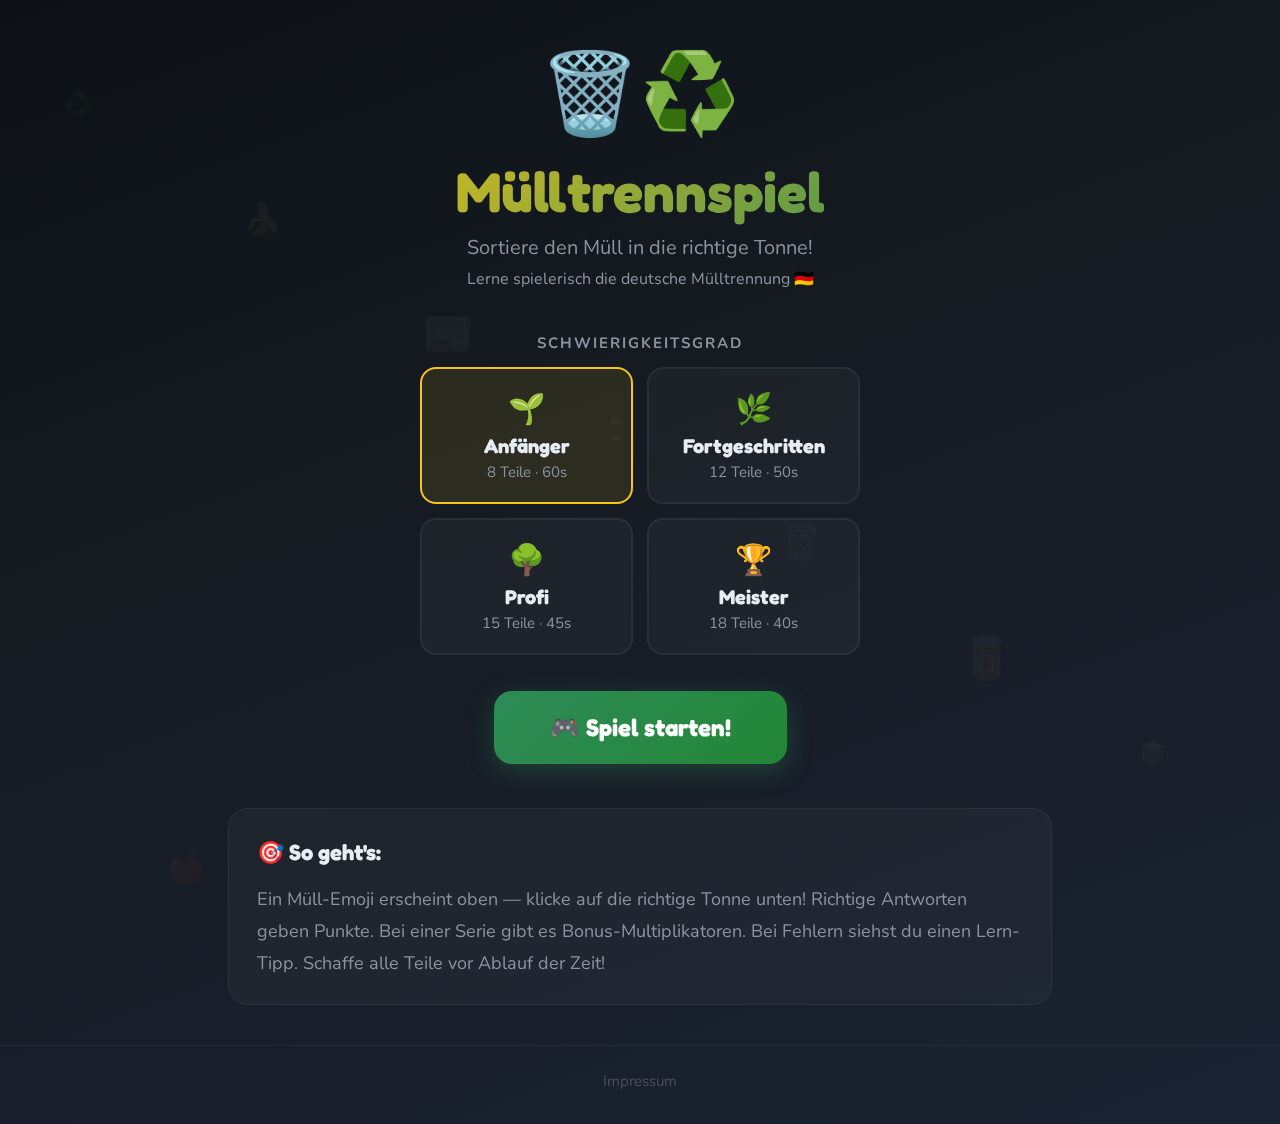
<file: muelltrennspiel/index.html>
<!DOCTYPE html>
<html lang="de">
<head>
<meta charset="UTF-8">
<meta name="viewport" content="width=device-width, initial-scale=1.0">
<title>Mülltrennspiel – Lerne Mülltrennung spielerisch! 🗑️♻️</title>
<meta name="description" content="Sortiere Müll-Emojis in die richtige Tonne! Ein lustiges Lernspiel zur deutschen Mülltrennung mit Gelber Tonne, Biotonne, Restmüll, Altpapier und Glascontainer.">
<meta property="og:title" content="Mülltrennspiel – Kannst du Müll richtig trennen?">
<meta property="og:description" content="Teste dein Wissen über die deutsche Mülltrennung! Sortiere Emojis in die richtige Tonne.">
<meta property="og:type" content="website">
<link rel="preconnect" href="https://fonts.googleapis.com">
<link rel="preconnect" href="https://fonts.gstatic.com" crossorigin>
<link href="https://fonts.googleapis.com/css2?family=Nunito:wght@400;600;700;800;900&family=Fredoka:wght@400;500;600;700&display=swap" rel="stylesheet">
<style>
  :root {
    --bg-deep: #0d1117;
    --bg-mid: #161b22;
    --bg-light: #1a2332;
    --text: #e6edf3;
    --text-dim: #8b949e;
    --text-faint: #484f58;
    --surface: rgba(255,255,255,0.03);
    --border: rgba(255,255,255,0.06);
    --border-hover: rgba(255,255,255,0.2);
    --gelb: #F5C518;
    --gelb-dark: #C9A000;
    --blau: #2E78D2;
    --blau-dark: #1B5BA8;
    --braun: #7B5B3A;
    --braun-dark: #5A3E22;
    --schwarz: #2D2D2D;
    --schwarz-dark: #111;
    --glas: #2E8B57;
    --glas-dark: #1B6B40;
    --success: #3fb950;
    --error: #f85149;
    --streak: #ff8c00;
    --link: #58a6ff;
  }

  * { margin: 0; padding: 0; box-sizing: border-box; }

  body {
    min-height: 100vh;
    background: linear-gradient(160deg, var(--bg-deep) 0%, var(--bg-mid) 40%, var(--bg-light) 100%);
    font-family: 'Nunito', sans-serif;
    color: var(--text);
    overflow-x: hidden;
  }

  .wrap { position: relative; z-index: 1; max-width: 860px; margin: 0 auto; padding: 24px 18px 40px; }

  /* ── Floating BG ── */
  .bg-emoji {
    position: fixed; opacity: 0.04; pointer-events: none; z-index: 0;
    animation: bgF var(--dur) ease-in-out infinite;
    animation-delay: var(--del);
  }

  /* ── Animations ── */
  @keyframes float { 0%,100% { transform: translateY(0); } 50% { transform: translateY(-8px); } }
  @keyframes shake { 0%,100% { transform: translateX(0); } 20% { transform: translateX(-8px); } 40% { transform: translateX(8px); } 60% { transform: translateX(-5px); } 80% { transform: translateX(5px); } }
  @keyframes bounce { 0% { transform: scale(1); } 30% { transform: scale(1.12); } 60% { transform: scale(.95); } 100% { transform: scale(1); } }
  @keyframes popIn { 0% { opacity: 0; transform: scale(.7); } 100% { opacity: 1; transform: scale(1); } }
  @keyframes slideUp { 0% { opacity: 0; transform: translateY(30px); } 100% { opacity: 1; transform: translateY(0); } }
  @keyframes pulse { 0%,100% { transform: scale(1); } 50% { transform: scale(1.06); } }
  @keyframes gradShift { 0% { background-position: 0% 50%; } 50% { background-position: 100% 50%; } 100% { background-position: 0% 50%; } }
  @keyframes bgF { 0%,100% { transform: translate(0,0) rotate(0); } 33% { transform: translate(10px,-15px) rotate(5deg); } 66% { transform: translate(-8px,10px) rotate(-3deg); } }
  @keyframes stagger { 0% { opacity: 0; transform: scale(.7); } 100% { opacity: 1; transform: scale(1); } }

  /* ── Typo ── */
  .ff { font-family: 'Fredoka', sans-serif; }
  .title-gradient {
    font-family: 'Fredoka', sans-serif; font-size: clamp(36px,7vw,56px); font-weight: 700;
    background: linear-gradient(135deg, var(--gelb), var(--glas), var(--blau));
    background-size: 200% 200%; animation: gradShift 4s ease infinite;
    -webkit-background-clip: text; -webkit-text-fill-color: transparent;
    background-clip: text;
  }

  /* ── Buttons ── */
  .action-btn {
    cursor: pointer; border: none; border-radius: 18px; font-weight: 700;
    font-family: 'Fredoka', sans-serif; font-size: 22px; padding: 20px 44px;
    color: #fff; transition: all .25s ease; display: inline-block;
  }
  .action-btn:hover { transform: translateY(-3px) scale(1.04); }
  .action-btn:active { transform: translateY(0) scale(.97); }
  .btn-green { background: linear-gradient(135deg, var(--glas), #238636); box-shadow: 0 6px 24px rgba(46,139,87,.35); }
  .btn-blue { background: linear-gradient(135deg, var(--blau), var(--blau-dark)); box-shadow: 0 6px 24px rgba(46,120,210,.3); }
  .btn-dark { background: linear-gradient(135deg, #30363d, #21262d); box-shadow: 0 6px 24px rgba(0,0,0,.3); }
  .btn-gold { background: linear-gradient(135deg, var(--gelb), var(--gelb-dark)); color: #1a1a1a; box-shadow: 0 6px 24px rgba(245,197,24,.3); }

  /* ── Level cards ── */
  .level-card {
    cursor: pointer; border: 2px solid var(--border); border-radius: 16px;
    background: var(--surface); transition: all .25s; text-align: center;
    padding: 20px 14px;
  }
  .level-card:hover { background: rgba(255,255,255,.08); border-color: var(--border-hover); transform: translateY(-3px); }
  .level-card.selected { border-color: var(--gelb); background: rgba(245,197,24,.1); }

  /* ── Bin buttons ── */
  .bin-btn {
    cursor: pointer; border: none; border-radius: 20px; padding: 22px 14px;
    text-align: center; transition: all .2s ease;
    -webkit-tap-highlight-color: transparent;
  }
  .bin-btn:hover { transform: translateY(-4px) scale(1.03); box-shadow: 0 12px 30px rgba(0,0,0,.4); }
  .bin-btn:active { transform: translateY(-1px) scale(.97); }
  .bin-btn.shake { animation: shake .4s ease; }
  .bin-btn.bounce { animation: bounce .5s ease; }

  /* ── Hint button ── */
  .hint-btn {
    cursor: pointer; background: rgba(255,255,255,.07); border: 1px solid rgba(255,255,255,.12);
    color: var(--text-dim); border-radius: 24px; transition: all .2s;
    font-family: 'Nunito', sans-serif; padding: 10px 22px; font-size: 17px;
  }
  .hint-btn:hover { background: rgba(255,255,255,.14); color: var(--text); }

  /* ── Cards / panels ── */
  .card { background: var(--surface); border: 1px solid var(--border); border-radius: 20px; }
  .level-grid { display: grid; grid-template-columns: repeat(2,1fr); gap: 14px; max-width: 440px; margin: 0 auto; }
  .bins-grid { display: grid; grid-template-columns: repeat(auto-fit, minmax(150px, 1fr)); gap: 12px; }
  .stats-grid { display: grid; grid-template-columns: repeat(3,1fr); gap: 14px; max-width: 480px; margin: 0 auto; }

  /* ── Feedback zone ── */
  .feedback-zone {
    height: 80px; display: flex; align-items: center; justify-content: center; margin-bottom: 12px;
  }
  .feedback-box {
    text-align: center; padding: 14px 28px; border-radius: 18px; animation: popIn .25s ease;
    width: 100%; max-width: 620px;
  }
  .feedback-ok { background: rgba(46,139,87,.15); border: 1px solid rgba(46,139,87,.3); }
  .feedback-no { background: rgba(248,81,73,.12); border: 1px solid rgba(248,81,73,.25); }

  /* ── Progress bar ── */
  .progress-track { height: 8px; border-radius: 4px; background: rgba(255,255,255,.06); margin-bottom: 20px; overflow: hidden; }
  .progress-fill { height: 100%; border-radius: 4px; transition: width .5s ease; background: linear-gradient(90deg, var(--glas), var(--gelb)); }

  /* ── Item display ── */
  .item-display {
    text-align: center; margin-bottom: 12px; padding: 24px 20px;
    background: var(--surface); border-radius: 24px; border: 1px solid var(--border);
    min-height: 230px; display: flex; flex-direction: column; justify-content: center; align-items: center;
  }
  .item-emoji {
    font-size: 88px; line-height: 1; margin-bottom: 10px;
    animation: float 2.5s ease-in-out infinite;
    filter: drop-shadow(0 4px 12px rgba(0,0,0,.3));
  }
  .item-inner { animation: popIn .35s ease; }

  /* ── Streak badge ── */
  .streak-badge {
    background: linear-gradient(135deg, var(--gelb), var(--streak));
    color: #1a1a1a; padding: 6px 18px; border-radius: 24px;
    font-size: 18px; font-weight: 700; font-family: 'Fredoka', sans-serif;
    animation: pulse 1s ease-in-out infinite;
  }

  /* ── Footer ── */
  .footer { position: relative; z-index: 2; text-align: center; padding: 24px 18px 32px; border-top: 1px solid rgba(255,255,255,.04); }
  .footer-btn {
    cursor: pointer; color: var(--text-faint); font-size: 15px;
    background: none; border: none; font-family: inherit; transition: color .2s;
  }
  .footer-btn:hover { color: var(--text-dim); }
  .impressum-box {
    margin-top: 16px; padding: 22px 28px; border-radius: 16px;
    background: var(--surface); border: 1px solid var(--border);
    font-size: 16px; line-height: 1.9; color: var(--text-dim);
    display: inline-block; text-align: left; animation: popIn .3s ease; max-width: 440px;
  }
  .impressum-box a { color: var(--link); text-decoration: none; }
  .impressum-box a:hover { text-decoration: underline; }

  /* ── Stat card ── */
  .stat-card {
    padding: 20px 10px; border-radius: 18px; background: var(--surface);
    border: 1px solid var(--border); text-align: center;
    animation: stagger .4s ease both;
  }

  /* ── Misc ── */
  .hidden { display: none !important; }
  .text-center { text-align: center; }
  .mb-4 { margin-bottom: 4px; }
  .mb-8 { margin-bottom: 8px; }
  .mb-10 { margin-bottom: 10px; }
  .mb-12 { margin-bottom: 12px; }
  .mb-14 { margin-bottom: 14px; }
  .mb-30 { margin-bottom: 30px; }
  .mb-32 { margin-bottom: 32px; }
  .mb-36 { margin-bottom: 36px; }
  .mt-16 { margin-top: 16px; }
  .mt-18 { margin-top: 18px; }
  .mt-44 { margin-top: 44px; }

  .screen { animation: slideUp .6s ease; }
</style>
</head>
<body>

<!-- ═══ BG Emojis ═══ -->
<div id="bgEmojis"></div>

<div class="wrap">
  <!-- ════════════════════════════════════ START ════════════════════════════════════ -->
  <div id="startScreen" class="screen text-center">
    <div style="font-size:80px;margin-top:16px;margin-bottom:8px;animation:float 3s ease-in-out infinite">🗑️♻️</div>
    <h1 class="title-gradient mb-8">Mülltrennspiel</h1>
    <p style="color:var(--text-dim);font-size:20px;margin-bottom:40px;line-height:1.5">
      Sortiere den Müll in die richtige Tonne!<br>
      <span style="font-size:16px">Lerne spielerisch die deutsche Mülltrennung 🇩🇪</span>
    </p>
    <p style="font-size:15px;color:var(--text-dim);margin-bottom:14px;text-transform:uppercase;letter-spacing:2px;font-weight:700">Schwierigkeitsgrad</p>
    <div class="level-grid mb-36" id="levelGrid"></div>
    <button class="action-btn btn-green" style="font-size:24px;padding:22px 56px" onclick="startGame()">🎮 Spiel starten!</button>
    <div class="card mt-44" style="padding:24px 28px;text-align:left;font-size:18px;line-height:1.8;color:var(--text-dim)">
      <div class="ff" style="font-weight:700;color:var(--text);margin-bottom:10px;font-size:22px">🎯 So geht's:</div>
      Ein Müll-Emoji erscheint oben — klicke auf die richtige Tonne unten!
      Richtige Antworten geben Punkte. Bei einer Serie gibt es Bonus-Multiplikatoren.
      Bei Fehlern siehst du einen Lern-Tipp. Schaffe alle Teile vor Ablauf der Zeit!
    </div>
  </div>

  <!-- ════════════════════════════════════ PLAY ════════════════════════════════════ -->
  <div id="playScreen" class="screen hidden">
    <!-- Header -->
    <div style="display:flex;justify-content:space-between;align-items:center;margin-bottom:10px;flex-wrap:wrap;gap:10px">
      <div style="display:flex;gap:20px;align-items:center">
        <div>
          <div style="font-size:14px;color:var(--text-dim);text-transform:uppercase;letter-spacing:1px">Punkte</div>
          <div id="scoreDisplay" class="ff" style="font-size:34px;font-weight:800;color:var(--gelb)">0</div>
        </div>
        <div id="streakBadge" class="streak-badge hidden">🔥 <span id="streakNum">0</span>x Streak</div>
      </div>
      <div id="timerDisplay" class="ff" style="font-size:36px;font-weight:800;color:var(--link)">⏱ 60s</div>
    </div>

    <!-- Progress -->
    <div class="progress-track"><div id="progressFill" class="progress-fill" style="width:0%"></div></div>

    <!-- Item display — fixed height -->
    <div class="item-display">
      <div style="font-size:15px;color:var(--text-dim);margin-bottom:8px;text-transform:uppercase;letter-spacing:2px;font-weight:700">
        Teil <span id="partNum">1</span> von <span id="partTotal">8</span>
      </div>
      <div id="itemInner" class="item-inner">
        <div id="itemEmoji" class="item-emoji"></div>
        <div id="itemName" class="ff" style="font-size:28px;font-weight:700;color:var(--text);margin-bottom:10px"></div>
      </div>
      <button class="hint-btn" id="hintBtn" onclick="toggleHint()">💡 Tipp anzeigen</button>
      <div id="hintText" class="hidden" style="margin-top:10px;font-size:18px;color:var(--gelb);font-weight:600"></div>
    </div>

    <!-- Feedback — FIXED height, no layout shift -->
    <div class="feedback-zone">
      <div id="feedbackContent">
        <div id="feedbackIdle" class="ff" style="font-size:20px;color:var(--text-faint);font-weight:600">⬇️ Wähle die richtige Tonne!</div>
        <div id="feedbackBox" class="feedback-box hidden"></div>
      </div>
    </div>

    <!-- Bins -->
    <div class="bins-grid" id="binsGrid"></div>
  </div>

  <!-- ════════════════════════════════════ RESULT ════════════════════════════════════ -->
  <div id="resultScreen" class="screen hidden text-center">
    <div id="gradeIcon" style="font-size:72px;margin-bottom:10px;margin-top:20px"></div>
    <h2 id="gradeText" class="ff" style="font-size:40px;font-weight:700;margin-bottom:4px"></h2>
    <p id="resultLevel" style="color:var(--text-dim);font-size:20px;margin-bottom:32px"></p>
    <div class="stats-grid mb-32" id="statsGrid"></div>
    <div id="funFact" class="card" style="padding:20px 26px;margin-bottom:30px;font-size:17px;line-height:1.7;color:var(--text-dim);text-align:left;background:rgba(46,139,87,.08);border-color:rgba(46,139,87,.15)"></div>
    <div style="display:flex;gap:14px;justify-content:center;flex-wrap:wrap" id="resultButtons"></div>
    <div id="shareMsg" class="ff hidden" style="margin-top:14px;font-size:19px;color:var(--success);font-weight:700"></div>
    <div id="nextLevelWrap" class="hidden mt-18"></div>
  </div>
</div>

<!-- ═══ Footer ═══ -->
<div class="footer">
  <button class="footer-btn" id="impressumBtn" onclick="toggleImpressum()">Impressum</button>
  <div id="impressumBox" class="impressum-box hidden">
    <div class="ff" style="font-weight:700;color:var(--text);margin-bottom:8px;font-size:18px">Impressum</div>
    <div>Andreas Dittes</div>
    <div>Bautzener Str. 35</div>
    <div>10829 Berlin</div>
    <div style="margin-top:10px">
      E-Mail: <a href="mailto:muelltrennspiel@dittes.info">muelltrennspiel@dittes.info</a>
    </div>
  </div>
</div>

<script>
// ══════════════════════════════════════════════════════════════
// DATA
// ══════════════════════════════════════════════════════════════
const BINS = [
  { id:"gelb", label:"Gelbe Tonne", subtitle:"Verpackungen", color:"#F5C518", dark:"#C9A000", text:"#1a1a1a", icon:"♻️" },
  { id:"blau", label:"Blaue Tonne", subtitle:"Papier & Pappe", color:"#2E78D2", dark:"#1B5BA8", text:"#fff", icon:"📄" },
  { id:"braun", label:"Biotonne", subtitle:"Bioabfall", color:"#7B5B3A", dark:"#5A3E22", text:"#fff", icon:"🌱" },
  { id:"schwarz", label:"Restmüll", subtitle:"Restabfall", color:"#2D2D2D", dark:"#111", text:"#fff", icon:"🗑️" },
  { id:"glas", label:"Glascontainer", subtitle:"Altglas", color:"#2E8B57", dark:"#1B6B40", text:"#fff", icon:"🫙" },
];

const ALL_ITEMS = [
  {emoji:"🥤",name:"Plastikbecher",bin:"gelb",hint:"Kunststoffverpackung → Gelbe Tonne"},
  {emoji:"🧴",name:"Shampooflasche",bin:"gelb",hint:"Kunststoffverpackung → Gelbe Tonne"},
  {emoji:"🥫",name:"Konservendose",bin:"gelb",hint:"Metallverpackung → Gelbe Tonne"},
  {emoji:"🧃",name:"Getränkekarton",bin:"gelb",hint:"Verbundverpackung → Gelbe Tonne"},
  {emoji:"🛍️",name:"Plastiktüte",bin:"gelb",hint:"Kunststoff → Gelbe Tonne"},
  {emoji:"🫗",name:"Joghurtbecher",bin:"gelb",hint:"Kunststoffverpackung → Gelbe Tonne"},
  {emoji:"🧈",name:"Butterverpackung",bin:"gelb",hint:"Verbundverpackung → Gelbe Tonne"},
  {emoji:"🫧",name:"Spülmittelflasche",bin:"gelb",hint:"Kunststoffverpackung → Gelbe Tonne"},
  {emoji:"🧽",name:"Alufolie (Verp.)",bin:"gelb",hint:"Alu-Verpackung → Gelbe Tonne"},
  {emoji:"🥡",name:"Styroporschale",bin:"gelb",hint:"Verpackungsmaterial → Gelbe Tonne"},
  {emoji:"📰",name:"Zeitung",bin:"blau",hint:"Altpapier → Blaue Tonne"},
  {emoji:"📦",name:"Pappkarton",bin:"blau",hint:"Pappe → Blaue Tonne"},
  {emoji:"📕",name:"Altes Buch",bin:"blau",hint:"Papier → Blaue Tonne"},
  {emoji:"✉️",name:"Briefumschlag",bin:"blau",hint:"Papier → Blaue Tonne"},
  {emoji:"🗞️",name:"Prospekt",bin:"blau",hint:"Altpapier → Blaue Tonne"},
  {emoji:"📄",name:"Druckerpapier",bin:"blau",hint:"Papier → Blaue Tonne"},
  {emoji:"📓",name:"Schulheft",bin:"blau",hint:"Papier → Blaue Tonne"},
  {emoji:"🗂️",name:"Eierkarton",bin:"blau",hint:"Pappe → Blaue Tonne"},
  {emoji:"🏷️",name:"Papiertragetasche",bin:"blau",hint:"Papier → Blaue Tonne"},
  {emoji:"🍌",name:"Bananenschale",bin:"braun",hint:"Organischer Abfall → Biotonne"},
  {emoji:"🍎",name:"Apfelrest",bin:"braun",hint:"Obstabfall → Biotonne"},
  {emoji:"🥚",name:"Eierschalen",bin:"braun",hint:"Organisch → Biotonne"},
  {emoji:"☕",name:"Kaffeefilter",bin:"braun",hint:"Organisch kompostierbar → Biotonne"},
  {emoji:"🥬",name:"Welker Salat",bin:"braun",hint:"Gemüseabfall → Biotonne"},
  {emoji:"🌻",name:"Verwelkte Blumen",bin:"braun",hint:"Pflanzenreste → Biotonne"},
  {emoji:"🍞",name:"Altes Brot",bin:"braun",hint:"Lebensmittelrest → Biotonne"},
  {emoji:"🥔",name:"Kartoffelschalen",bin:"braun",hint:"Gemüseabfall → Biotonne"},
  {emoji:"🍊",name:"Orangenschale",bin:"braun",hint:"Obstabfall → Biotonne"},
  {emoji:"🫖",name:"Teebeutel",bin:"braun",hint:"Organisch → Biotonne"},
  {emoji:"🚬",name:"Zigarettenstummel",bin:"schwarz",hint:"Nicht recycelbar → Restmüll"},
  {emoji:"💡",name:"Glühbirne",bin:"schwarz",hint:"Kein Altglas! → Restmüll"},
  {emoji:"🪥",name:"Alte Zahnbürste",bin:"schwarz",hint:"Keine Verpackung → Restmüll"},
  {emoji:"👶",name:"Windel",bin:"schwarz",hint:"Hygieneartikel → Restmüll"},
  {emoji:"🧹",name:"Staubsaugerbeutel",bin:"schwarz",hint:"Restabfall → Restmüll"},
  {emoji:"📸",name:"Altes Foto",bin:"schwarz",hint:"Beschichtetes Papier → Restmüll"},
  {emoji:"🕯️",name:"Kerzenstummel",bin:"schwarz",hint:"Wachs → Restmüll"},
  {emoji:"🧸",name:"Kaputtes Spielzeug",bin:"schwarz",hint:"Nicht-Verpackung → Restmüll"},
  {emoji:"🧻",name:"Taschentuch",bin:"schwarz",hint:"Benutztes Hygienepapier → Restmüll"},
  {emoji:"🩹",name:"Pflaster",bin:"schwarz",hint:"Hygieneartikel → Restmüll"},
  {emoji:"🍷",name:"Weinflasche",bin:"glas",hint:"Glasverpackung → Glascontainer"},
  {emoji:"🍺",name:"Bierflasche (o. Pfand)",bin:"glas",hint:"Glasflasche → Glascontainer"},
  {emoji:"🫙",name:"Marmeladenglas",bin:"glas",hint:"Verpackungsglas → Glascontainer"},
  {emoji:"🧴",name:"Parfümflakon",bin:"glas",hint:"Glasverpackung → Glascontainer"},
  {emoji:"🍶",name:"Essigflasche",bin:"glas",hint:"Glasflasche → Glascontainer"},
  {emoji:"🍾",name:"Sektflasche",bin:"glas",hint:"Glasverpackung → Glascontainer"},
  {emoji:"🥃",name:"Senfglas",bin:"glas",hint:"Glasverpackung → Glascontainer"},
  {emoji:"🫒",name:"Olivenglas",bin:"glas",hint:"Glasverpackung → Glascontainer"},
];

const LEVELS = [
  {name:"Anfänger",items:8,time:60},
  {name:"Fortgeschritten",items:12,time:50},
  {name:"Profi",items:15,time:45},
  {name:"Meister",items:18,time:40},
];

const LEVEL_ICONS = ["🌱","🌿","🌳","🏆"];

const CORRECT_MSGS = ["Super! 🎉","Richtig! ✨","Perfekt! 💪","Genau! 👏","Klasse! 🌟","Sehr gut! 🏆","Bravo! 🎊","Top! 🔥","Stark! 💚"];
const WRONG_MSGS = ["Knapp daneben! 😅","Nächstes Mal! 🤔","Fast! 😬","Ups! 🙈","Nicht ganz! 💭"];

// ══════════════════════════════════════════════════════════════
// STATE
// ══════════════════════════════════════════════════════════════
let selectedLevel = 0;
let items = [];
let idx = 0;
let score = 0;
let streak = 0;
let bestStreak = 0;
let timeLeft = 60;
let totalOk = 0;
let totalFail = 0;
let timerInterval = null;
let fbTimeout = null;
let feedbackActive = false;
let hintVisible = false;

// ══════════════════════════════════════════════════════════════
// HELPERS
// ══════════════════════════════════════════════════════════════
function shuffle(a) { const b=[...a]; for(let i=b.length-1;i>0;i--){const j=Math.floor(Math.random()*(i+1));[b[i],b[j]]=[b[j],b[i]];} return b; }
function pick(a) { return a[Math.floor(Math.random()*a.length)]; }
function $(id) { return document.getElementById(id); }
function show(id) { $(id).classList.remove('hidden'); }
function hide(id) { $(id).classList.add('hidden'); }

function generateRound(count) {
  const perBin = Math.max(1, Math.floor(count / BINS.length));
  let pool = [];
  for (const bin of BINS) pool.push(...shuffle(ALL_ITEMS.filter(i => i.bin === bin.id)).slice(0, perBin));
  while (pool.length < count) { const e = ALL_ITEMS[Math.floor(Math.random()*ALL_ITEMS.length)]; if (!pool.find(p=>p.name===e.name)) pool.push(e); }
  return shuffle(pool).slice(0, count);
}

// ══════════════════════════════════════════════════════════════
// INIT
// ══════════════════════════════════════════════════════════════
function init() {
  // BG emojis
  const bgEmojis = ["♻️","🍌","📰","🍷","🗑️","🥫","📦","🍎"];
  const bgContainer = $('bgEmojis');
  bgEmojis.forEach((e, i) => {
    const d = document.createElement('div');
    d.className = 'bg-emoji';
    d.textContent = e;
    d.style.fontSize = `${22 + (i % 3) * 10}px`;
    d.style.top = `${10 + (i * 12) % 85}%`;
    d.style.left = `${5 + (i * 14) % 90}%`;
    d.style.setProperty('--dur', `${6 + i * 1.3}s`);
    d.style.setProperty('--del', `${i * 0.7}s`);
    bgContainer.appendChild(d);
  });

  // Level cards
  const lg = $('levelGrid');
  LEVELS.forEach((l, i) => {
    const btn = document.createElement('div');
    btn.className = `level-card${i === 0 ? ' selected' : ''}`;
    btn.id = `lvl${i}`;
    btn.innerHTML = `
      <div style="font-size:30px;margin-bottom:4px">${LEVEL_ICONS[i]}</div>
      <div class="ff" style="font-weight:700;font-size:20px">${l.name}</div>
      <div style="font-size:15px;color:var(--text-dim);margin-top:4px">${l.items} Teile · ${l.time}s</div>
    `;
    btn.onclick = () => selectLevel(i);
    lg.appendChild(btn);
  });

  // Bin buttons
  const bg = $('binsGrid');
  BINS.forEach(b => {
    const btn = document.createElement('button');
    btn.className = 'bin-btn';
    btn.id = `bin-${b.id}`;
    btn.style.background = `linear-gradient(145deg, ${b.color}, ${b.dark})`;
    btn.style.color = b.text;
    btn.style.boxShadow = `0 4px 16px ${b.color}33`;
    btn.innerHTML = `
      <div style="font-size:38px;margin-bottom:4px">${b.icon}</div>
      <div class="ff" style="font-size:20px;font-weight:700">${b.label}</div>
      <div style="font-size:14px;opacity:.85;margin-top:3px">${b.subtitle}</div>
    `;
    btn.onclick = () => pickBin(b.id);
    bg.appendChild(btn);
  });
}

function selectLevel(i) {
  document.querySelectorAll('.level-card').forEach(c => c.classList.remove('selected'));
  $(`lvl${i}`).classList.add('selected');
  selectedLevel = i;
}

// ══════════════════════════════════════════════════════════════
// SCREENS
// ══════════════════════════════════════════════════════════════
function showScreen(name) {
  ['startScreen','playScreen','resultScreen'].forEach(id => {
    const el = $(id);
    if (id === name + 'Screen') { el.classList.remove('hidden'); el.style.animation = 'none'; el.offsetHeight; el.style.animation = 'slideUp .5s ease'; }
    else el.classList.add('hidden');
  });
}

// ══════════════════════════════════════════════════════════════
// GAME
// ══════════════════════════════════════════════════════════════
function startGame() {
  const lvl = LEVELS[selectedLevel];
  items = generateRound(lvl.items);
  idx = 0; score = 0; streak = 0; bestStreak = 0;
  totalOk = 0; totalFail = 0; timeLeft = lvl.time;
  feedbackActive = false; hintVisible = false;
  showScreen('play');
  renderItem();
  updateHUD();
  clearInterval(timerInterval);
  timerInterval = setInterval(tick, 1000);
}

function tick() {
  timeLeft--;
  updateTimer();
  if (timeLeft <= 0) { clearInterval(timerInterval); showResult(); }
}

function renderItem() {
  const item = items[idx];
  $('partNum').textContent = idx + 1;
  $('partTotal').textContent = items.length;
  $('itemEmoji').textContent = item.emoji;
  $('itemName').textContent = item.name;
  $('hintText').textContent = item.hint;
  hide('hintText');
  $('hintBtn').textContent = '💡 Tipp anzeigen';
  hintVisible = false;

  // Re-trigger animation
  const inner = $('itemInner');
  inner.style.animation = 'none';
  inner.offsetHeight;
  inner.style.animation = 'popIn .35s ease';

  // Progress
  const pct = (idx / items.length) * 100;
  $('progressFill').style.width = pct + '%';

  // Reset feedback
  showIdleFeedback();
}

function showIdleFeedback() {
  show('feedbackIdle');
  hide('feedbackBox');
}

function showFeedback(type, msg, pts, streakBonus, hint) {
  hide('feedbackIdle');
  const box = $('feedbackBox');
  box.className = `feedback-box ${type === 'ok' ? 'feedback-ok' : 'feedback-no'}`;
  let html = `<div class="ff" style="font-size:24px;font-weight:700;color:${type === 'ok' ? 'var(--success)' : 'var(--error)'}">${msg}`;
  if (pts) html += `<span style="margin-left:10px;font-size:20px">+${pts}</span>`;
  html += '</div>';
  if (streakBonus) html += `<div style="font-size:18px;color:var(--gelb);font-weight:600;margin-top:2px">${streakBonus}</div>`;
  if (hint) html += `<div style="font-size:17px;color:var(--text-dim);margin-top:5px">${hint}</div>`;
  box.innerHTML = html;
  show('feedbackBox');
  box.style.animation = 'none';
  box.offsetHeight;
  box.style.animation = 'popIn .25s ease';
}

function updateHUD() {
  $('scoreDisplay').textContent = score;
  updateTimer();
  if (streak >= 2) { show('streakBadge'); $('streakNum').textContent = streak; }
  else hide('streakBadge');
}

function updateTimer() {
  const el = $('timerDisplay');
  el.textContent = `⏱ ${timeLeft}s`;
  el.style.color = timeLeft <= 10 ? 'var(--error)' : timeLeft <= 20 ? 'var(--gelb)' : 'var(--link)';
  el.style.animation = timeLeft <= 10 ? 'pulse .5s ease-in-out infinite' : 'none';
}

function toggleHint() {
  hintVisible = !hintVisible;
  if (hintVisible) { show('hintText'); $('hintBtn').textContent = '💡 Tipp ausblenden'; }
  else { hide('hintText'); $('hintBtn').textContent = '💡 Tipp anzeigen'; }
}

function pickBin(binId) {
  if (feedbackActive || idx >= items.length) return;
  feedbackActive = true;
  const item = items[idx];
  const correct = item.bin === binId;
  const binEl = $(`bin-${binId}`);

  if (fbTimeout) clearTimeout(fbTimeout);

  if (correct) {
    const sb = streak >= 4 ? 3 : streak >= 2 ? 2 : 1;
    const pts = 10 * sb;
    score += pts; streak++; bestStreak = Math.max(bestStreak, streak); totalOk++;
    binEl.classList.add('bounce');
    setTimeout(() => binEl.classList.remove('bounce'), 500);
    showFeedback('ok', pick(CORRECT_MSGS), pts, sb > 1 ? `${sb}x Streak!` : null, null);
  } else {
    streak = 0; totalFail++;
    binEl.classList.add('shake');
    setTimeout(() => binEl.classList.remove('shake'), 500);
    showFeedback('no', pick(WRONG_MSGS), null, null, item.hint);
  }

  updateHUD();

  fbTimeout = setTimeout(() => {
    feedbackActive = false;
    if (idx + 1 >= items.length) { clearInterval(timerInterval); showResult(); }
    else { idx++; renderItem(); }
  }, correct ? 1200 : 2400);
}

// ══════════════════════════════════════════════════════════════
// RESULT
// ══════════════════════════════════════════════════════════════
function showResult() {
  showScreen('result');
  const acc = totalOk + totalFail > 0 ? Math.round((totalOk / (totalOk + totalFail)) * 100) : 0;

  let grade, color;
  if (acc >= 95) { grade = "🏆 Müll-Meister!"; color = "var(--gelb)"; }
  else if (acc >= 80) { grade = "🌟 Trenn-Profi!"; color = "var(--glas)"; }
  else if (acc >= 60) { grade = "👍 Guter Anfang!"; color = "var(--blau)"; }
  else { grade = "📚 Weiter üben!"; color = "var(--gelb-dark)"; }

  const parts = grade.split(' ');
  $('gradeIcon').textContent = parts[0];
  $('gradeText').textContent = parts.slice(1).join(' ');
  $('gradeText').style.color = color;
  $('resultLevel').textContent = `Level: ${LEVELS[selectedLevel].name}`;

  // Stats
  const stats = [
    {l:"Punkte",v:score,i:"⭐",c:"var(--gelb)"},
    {l:"Genauigkeit",v:`${acc}%`,i:"🎯",c:"var(--glas)"},
    {l:"Richtig",v:totalOk,i:"✅",c:"var(--success)"},
    {l:"Falsch",v:totalFail,i:"❌",c:"var(--error)"},
    {l:"Beste Serie",v:bestStreak,i:"🔥",c:"var(--streak)"},
    {l:"Restzeit",v:`${timeLeft}s`,i:"⏱",c:"var(--link)"},
  ];
  const sg = $('statsGrid');
  sg.innerHTML = '';
  stats.forEach((s, i) => {
    const d = document.createElement('div');
    d.className = 'stat-card';
    d.style.animationDelay = `${i * 0.07}s`;
    d.innerHTML = `
      <div style="font-size:28px">${s.i}</div>
      <div class="ff" style="font-size:32px;font-weight:800;color:${s.c}">${s.v}</div>
      <div style="font-size:15px;color:var(--text-dim)">${s.l}</div>
    `;
    sg.appendChild(d);
  });

  // Fun fact
  $('funFact').innerHTML = `<span style="font-weight:700;color:var(--success)">💡 Wusstest du? </span>` +
    (acc >= 80
      ? 'Jeder Deutsche produziert im Schnitt 433 kg Hausmüll pro Jahr. Durch richtige Mülltrennung können über 60% der Wertstoffe recycelt werden!'
      : 'Die Fehlwurfquote beim Gelben Sack liegt bundesweit bei ca. 60%. Übung macht den Meister — genau wie bei diesem Spiel!');

  // Buttons
  const rb = $('resultButtons');
  rb.innerHTML = '';
  [
    {label:'🔄 Nochmal', cls:'btn-green', fn: () => startGame()},
    {label:'📤 Teilen', cls:'btn-blue', fn: shareResult},
    {label:'🏠 Start', cls:'btn-dark', fn: () => showScreen('start')},
  ].forEach(b => {
    const btn = document.createElement('button');
    btn.className = `action-btn ${b.cls}`;
    btn.textContent = b.label;
    btn.onclick = b.fn;
    rb.appendChild(btn);
  });

  // Next level
  const nlw = $('nextLevelWrap');
  if (selectedLevel < LEVELS.length - 1 && acc >= 70) {
    nlw.innerHTML = '';
    const btn = document.createElement('button');
    btn.className = 'action-btn btn-gold';
    btn.textContent = `⬆️ Nächstes Level: ${LEVELS[selectedLevel + 1].name}`;
    btn.onclick = () => { selectedLevel++; startGame(); };
    nlw.appendChild(btn);
    show('nextLevelWrap');
  } else {
    hide('nextLevelWrap');
  }
}

async function shareResult() {
  const acc = totalOk + totalFail > 0 ? Math.round((totalOk / (totalOk + totalFail)) * 100) : 0;
  const text = `🗑️♻️ Mülltrennspiel\n\nIch habe ${score} Punkte im Level „${LEVELS[selectedLevel].name}" erreicht!\n🎯 ${acc}% Genauigkeit · 🔥 ${bestStreak}x beste Serie\n\nKannst du das schlagen? Spiel jetzt:`;
  const url = window.location.href;

  if (navigator.share) {
    try { await navigator.share({ title: 'Mülltrennspiel', text, url }); } catch {}
  } else {
    try {
      await navigator.clipboard.writeText(text + '\n' + url);
      showShareMsg('Link kopiert! 📋');
    } catch {
      showShareMsg('Teile den Link manuell!');
    }
  }
}

function showShareMsg(msg) {
  const el = $('shareMsg');
  el.textContent = msg;
  show('shareMsg');
  el.style.animation = 'none';
  el.offsetHeight;
  el.style.animation = 'popIn .3s ease';
  setTimeout(() => hide('shareMsg'), 2500);
}

function toggleImpressum() {
  const box = $('impressumBox');
  const btn = $('impressumBtn');
  if (box.classList.contains('hidden')) {
    show('impressumBox');
    btn.textContent = 'Impressum schließen ✕';
  } else {
    hide('impressumBox');
    btn.textContent = 'Impressum';
  }
}

// ══════════════════════════════════════════════════════════════
// BOOT
// ══════════════════════════════════════════════════════════════
document.addEventListener('DOMContentLoaded', init);
</script>
</body>
</html>
</file>
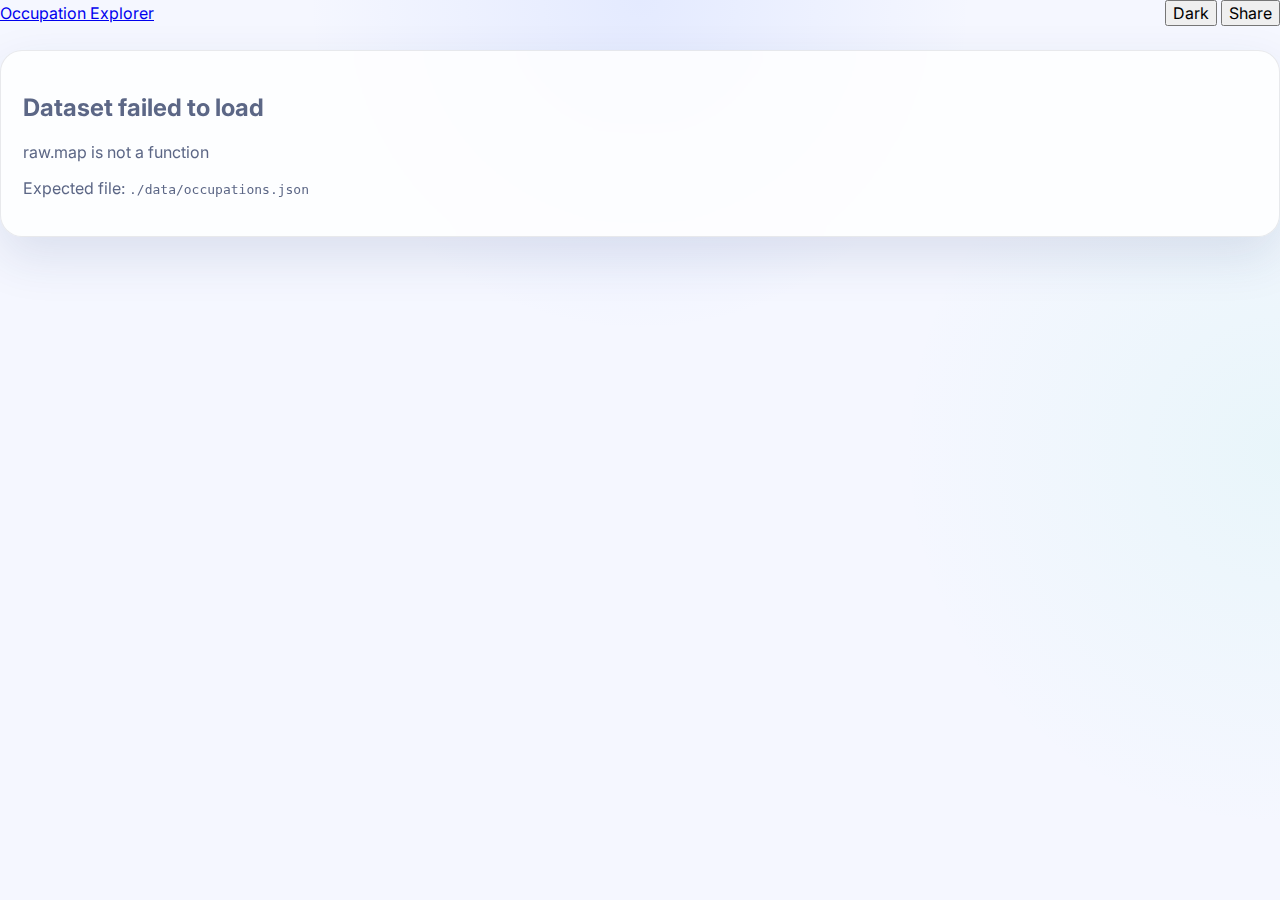
<file: occupation-explorer/index.html>
<!doctype html>
<html lang="en">
  <head>
    <meta charset="UTF-8" />
    <meta name="viewport" content="width=device-width, initial-scale=1.0" />
    <title>Occupation Explorer</title>
    <meta
      name="description"
      content="Search occupations and explore automation risk, AI coverage, and replacement speed from a static JSON dataset."
    />
    <meta name="theme-color" content="#0b1020" />
    <link rel="preconnect" href="https://fonts.googleapis.com" />
    <link rel="preconnect" href="https://fonts.gstatic.com" crossorigin />
    <link href="https://fonts.googleapis.com/css2?family=Inter:wght@400;500;600;700;800&display=swap" rel="stylesheet" />
    <link rel="stylesheet" href="./styles.css" />
  </head>
  <body>
    <div class="app-shell">
      <header class="topbar">
        <a class="brand" href="#/">
          <span class="brand-mark"></span>
          <span>Occupation Explorer</span>
        </a>
        <div class="topbar-actions">
          <button id="themeToggle" class="ghost-button" type="button" aria-label="Toggle theme">Theme</button>
          <button id="sharePageButton" class="ghost-button" type="button">Share</button>
        </div>
      </header>

      <main id="app" class="page"></main>
    </div>

    <template id="skeletonTemplate">
      <section class="hero hero-skeleton panel shimmer"></section>
      <section class="panel skeleton-grid">
        <div class="skeleton-card shimmer"></div>
        <div class="skeleton-card shimmer"></div>
        <div class="skeleton-card shimmer"></div>
      </section>
    </template>

    <script src="./app.js"></script>
  </body>
</html>
</file>
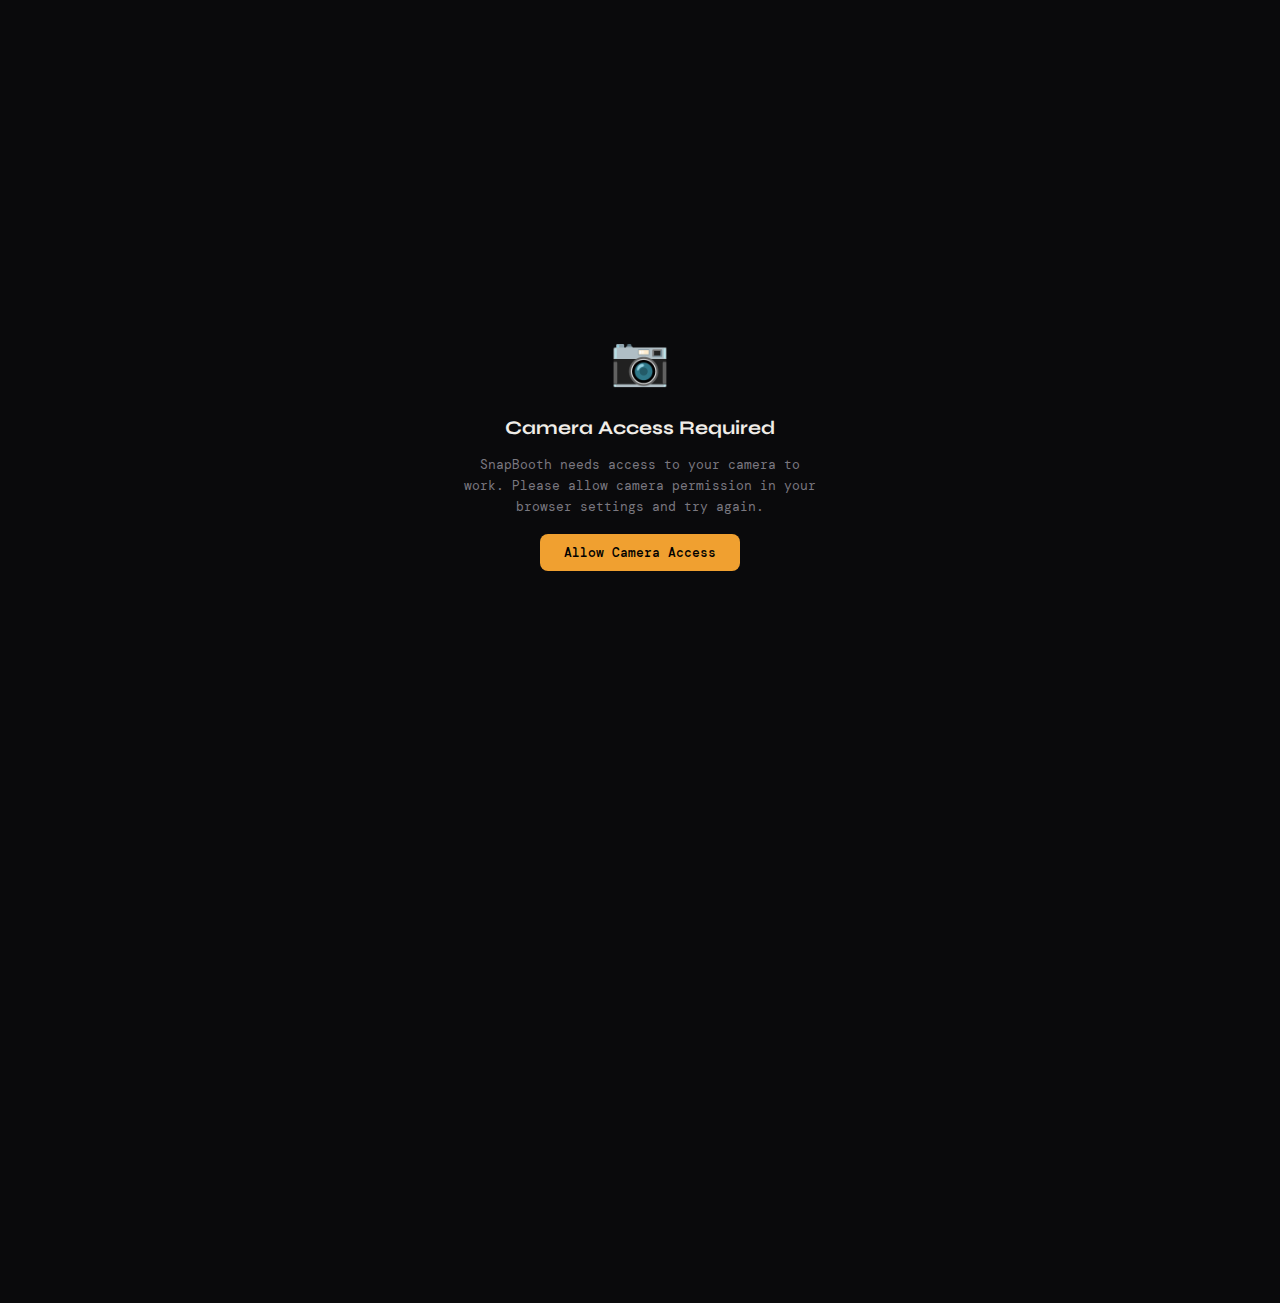
<file: snapbooth/index.html>
<!DOCTYPE html>
<html lang="en">
<head>
<meta charset="UTF-8">
<meta name="viewport" content="width=device-width, initial-scale=1.0, viewport-fit=cover">
<title>SnapBooth</title>
<link rel="preconnect" href="https://fonts.googleapis.com">
<link href="https://fonts.googleapis.com/css2?family=Syne:wght@400;700;800&family=DM+Mono:wght@300;400&display=swap" rel="stylesheet">
<style>
:root {
  --bg: #0a0a0c;
  --surface: #141418;
  --surface2: #1e1e24;
  --border: #2a2a35;
  --accent: #f0a030;
  --accent2: #e05020;
  --text: #f0ede8;
  --text-dim: #7a7880;
  --red: #e03030;
  --green: #30c060;
  --radius: 12px;
  --film-h: 110px;
}

*, *::before, *::after { box-sizing: border-box; margin: 0; padding: 0; }

html, body {
  height: 100%;
  background: var(--bg);
  color: var(--text);
  font-family: 'DM Mono', monospace;
  overflow: hidden;
}

#app {
  display: flex;
  flex-direction: column;
  height: 100dvh;
  max-height: 100dvh;
  position: relative;
}

/* ─── HEADER ─── */
#header {
  display: flex;
  align-items: center;
  justify-content: space-between;
  padding: 10px 16px;
  background: var(--surface);
  border-bottom: 1px solid var(--border);
  flex-shrink: 0;
  z-index: 10;
}
#logo {
  font-family: 'Syne', sans-serif;
  font-weight: 800;
  font-size: 1.3rem;
  letter-spacing: -0.02em;
  color: var(--accent);
}
#logo span { color: var(--text); }
#header-right {
  display: flex;
  gap: 8px;
  align-items: center;
}
.icon-btn {
  background: var(--surface2);
  border: 1px solid var(--border);
  color: var(--text-dim);
  border-radius: 8px;
  width: 36px; height: 36px;
  display: flex; align-items: center; justify-content: center;
  cursor: pointer;
  transition: all 0.15s;
  font-size: 16px;
}
.icon-btn:hover { color: var(--text); border-color: var(--accent); }
.icon-btn.active { color: var(--accent); border-color: var(--accent); background: rgba(240,160,48,0.1); }

/* ─── MAIN AREA ─── */
#main {
  flex: 1;
  position: relative;
  overflow: hidden;
  display: flex;
  align-items: center;
  justify-content: center;
  min-height: 0;
}

#canvas-container {
  position: relative;
  width: 100%;
  height: 100%;
  display: flex;
  align-items: center;
  justify-content: center;
}

#preview-canvas {
  max-width: 100%;
  max-height: 100%;
  object-fit: contain;
  border-radius: var(--radius);
  cursor: crosshair;
  display: block;
}

#video-source {
  position: absolute;
  width: 1px; height: 1px;
  opacity: 0;
  pointer-events: none;
}

/* ─── OVERLAYS ─── */
#countdown-overlay {
  position: absolute;
  inset: 0;
  display: flex;
  align-items: center;
  justify-content: center;
  pointer-events: none;
  z-index: 20;
  opacity: 0;
}
#countdown-num {
  font-family: 'Syne', sans-serif;
  font-size: clamp(80px, 20vw, 200px);
  font-weight: 800;
  color: white;
  text-shadow: 0 0 40px rgba(240,160,48,0.8), 0 4px 30px rgba(0,0,0,0.5);
  transform: scale(0.5);
  transition: transform 0.2s cubic-bezier(0.34, 1.56, 0.64, 1);
}
#countdown-overlay.show { opacity: 1; }
#countdown-overlay.show #countdown-num { transform: scale(1); }

#flash-overlay {
  position: absolute;
  inset: 0;
  background: white;
  z-index: 30;
  pointer-events: none;
  opacity: 0;
  border-radius: var(--radius);
}
#flash-overlay.flash { animation: doFlash 0.35s ease-out forwards; }
@keyframes doFlash {
  0% { opacity: 1; }
  100% { opacity: 0; }
}

/* 4-up grid overlay during capture */
#fourUp-indicator {
  position: absolute;
  top: 12px; right: 12px;
  background: rgba(0,0,0,0.7);
  border: 1px solid var(--border);
  border-radius: 8px;
  padding: 6px 10px;
  font-size: 11px;
  color: var(--accent);
  display: none;
  z-index: 25;
}
#fourUp-indicator.show { display: block; }

/* Focal point indicator */
#focal-point {
  position: absolute;
  width: 40px; height: 40px;
  border: 2px solid rgba(255,255,255,0.6);
  border-radius: 50%;
  transform: translate(-50%, -50%);
  pointer-events: none;
  z-index: 15;
  display: none;
  box-shadow: 0 0 0 1px rgba(0,0,0,0.4);
}
#focal-point::before, #focal-point::after {
  content: '';
  position: absolute;
  background: rgba(255,255,255,0.6);
}
#focal-point::before { width: 1px; height: 12px; left: 50%; top: -14px; transform: translateX(-50%); }
#focal-point::after { width: 12px; height: 1px; top: 50%; left: -14px; transform: translateY(-50%); }
#focal-point.show { display: block; }

/* Distortion slider overlay */
#distortion-slider-wrap {
  position: absolute;
  bottom: 16px;
  left: 50%;
  transform: translateX(-50%);
  z-index: 20;
  display: none;
  background: rgba(10,10,12,0.85);
  backdrop-filter: blur(8px);
  border: 1px solid var(--border);
  border-radius: 24px;
  padding: 10px 20px;
  align-items: center;
  gap: 12px;
  min-width: 240px;
}
#distortion-slider-wrap.show { display: flex; }
#distortion-slider-wrap label { font-size: 11px; color: var(--text-dim); white-space: nowrap; }
#distortion-amount {
  -webkit-appearance: none;
  appearance: none;
  flex: 1;
  height: 4px;
  background: var(--border);
  border-radius: 2px;
  outline: none;
  cursor: pointer;
}
#distortion-amount::-webkit-slider-thumb {
  -webkit-appearance: none;
  width: 16px; height: 16px;
  border-radius: 50%;
  background: var(--accent);
  cursor: pointer;
}
#distortion-amount::-moz-range-thumb {
  width: 16px; height: 16px;
  border-radius: 50%;
  background: var(--accent);
  cursor: pointer;
  border: none;
}

/* ─── EFFECTS PANEL ─── */
#effects-panel {
  position: absolute;
  inset: 0;
  background: rgba(10,10,12,0.95);
  backdrop-filter: blur(12px);
  z-index: 40;
  display: none;
  flex-direction: column;
  padding: 16px;
  gap: 12px;
  overflow: hidden;
}
#effects-panel.open { display: flex; }

#effects-header {
  display: flex;
  align-items: center;
  justify-content: space-between;
}
#effects-header h2 {
  font-family: 'Syne', sans-serif;
  font-weight: 700;
  font-size: 1rem;
  color: var(--text);
  letter-spacing: 0.05em;
  text-transform: uppercase;
}
#close-effects {
  background: none;
  border: 1px solid var(--border);
  color: var(--text-dim);
  border-radius: 6px;
  padding: 4px 12px;
  cursor: pointer;
  font-family: inherit;
  font-size: 12px;
  transition: all 0.15s;
}
#close-effects:hover { color: var(--text); border-color: var(--text); }

#effects-grid {
  display: grid;
  grid-template-columns: repeat(3, 1fr);
  gap: 8px;
  flex: 1;
  min-height: 0;
  overflow-y: auto;
}

.effect-tile {
  position: relative;
  border-radius: 8px;
  overflow: hidden;
  cursor: pointer;
  border: 2px solid transparent;
  transition: border-color 0.2s, transform 0.15s;
  aspect-ratio: 4/3;
  background: var(--surface2);
}
.effect-tile:hover { transform: scale(1.03); }
.effect-tile.selected { border-color: var(--accent); }
.effect-tile canvas {
  width: 100%; height: 100%;
  object-fit: cover;
  display: block;
}
.effect-tile-label {
  position: absolute;
  bottom: 0; left: 0; right: 0;
  background: linear-gradient(transparent, rgba(0,0,0,0.8));
  padding: 16px 6px 5px;
  font-size: 10px;
  color: white;
  text-align: center;
  letter-spacing: 0.04em;
}

#effects-nav {
  display: flex;
  align-items: center;
  justify-content: center;
  gap: 12px;
}
.nav-arrow {
  background: var(--surface2);
  border: 1px solid var(--border);
  color: var(--text);
  border-radius: 50%;
  width: 32px; height: 32px;
  display: flex; align-items: center; justify-content: center;
  cursor: pointer;
  transition: all 0.15s;
  font-size: 14px;
}
.nav-arrow:hover { border-color: var(--accent); color: var(--accent); }
.nav-arrow:disabled { opacity: 0.3; cursor: default; }
#page-dots { display: flex; gap: 6px; }
.page-dot {
  width: 6px; height: 6px;
  border-radius: 50%;
  background: var(--border);
  transition: background 0.2s;
  cursor: pointer;
}
.page-dot.active { background: var(--accent); }

/* ─── VIEWER OVERLAY ─── */
#viewer-overlay {
  position: absolute;
  inset: 0;
  background: rgba(10,10,12,0.97);
  z-index: 50;
  display: none;
  flex-direction: column;
  align-items: center;
  justify-content: center;
  padding: 20px;
  gap: 16px;
}
#viewer-overlay.open { display: flex; }
#viewer-content {
  flex: 1;
  display: flex;
  align-items: center;
  justify-content: center;
  width: 100%;
  min-height: 0;
}
#viewer-img {
  max-width: 100%; max-height: 100%;
  border-radius: var(--radius);
  object-fit: contain;
  cursor: pointer;
}
#viewer-fourUp {
  display: grid;
  grid-template-columns: 1fr 1fr;
  gap: 4px;
  max-height: 100%;
  max-width: 100%;
  width: 100%;
}
#viewer-fourUp img {
  width: 100%; height: 100%;
  object-fit: cover;
  border-radius: 6px;
  cursor: pointer;
  transition: transform 0.2s;
}
#viewer-fourUp img:hover { transform: scale(1.02); }
#viewer-bottom {
  display: flex;
  gap: 10px;
  align-items: center;
}
.viewer-btn {
  background: var(--surface2);
  border: 1px solid var(--border);
  color: var(--text);
  border-radius: 8px;
  padding: 8px 18px;
  cursor: pointer;
  font-family: inherit;
  font-size: 12px;
  transition: all 0.15s;
}
.viewer-btn:hover { border-color: var(--accent); color: var(--accent); }
.viewer-btn.primary { background: var(--accent); color: #000; border-color: var(--accent); font-weight: 500; }
.viewer-btn.primary:hover { background: #d08820; }
.viewer-btn.danger { border-color: var(--red); color: var(--red); }
.viewer-btn.danger:hover { background: rgba(224,48,48,0.1); }

/* ─── BOTTOM BAR ─── */
#bottom-bar {
  background: var(--surface);
  border-top: 1px solid var(--border);
  padding: 10px 16px 12px;
  flex-shrink: 0;
  display: flex;
  flex-direction: column;
  gap: 10px;
}

#controls-row {
  display: flex;
  align-items: center;
  justify-content: space-between;
}

/* Mode buttons */
#mode-group {
  display: flex;
  background: var(--surface2);
  border: 1px solid var(--border);
  border-radius: 8px;
  overflow: hidden;
}
.mode-btn {
  background: none;
  border: none;
  color: var(--text-dim);
  padding: 6px 12px;
  font-family: inherit;
  font-size: 11px;
  cursor: pointer;
  transition: all 0.15s;
  position: relative;
  letter-spacing: 0.04em;
}
.mode-btn:not(:last-child) { border-right: 1px solid var(--border); }
.mode-btn.active {
  background: var(--accent);
  color: #000;
  font-weight: 500;
}

/* Shutter button */
#shutter-btn {
  width: 60px; height: 60px;
  border-radius: 50%;
  border: 3px solid white;
  background: white;
  cursor: pointer;
  position: relative;
  transition: transform 0.1s, background 0.1s;
  flex-shrink: 0;
  display: flex;
  align-items: center;
  justify-content: center;
  box-shadow: 0 0 0 4px rgba(255,255,255,0.15);
}
#shutter-btn:hover { transform: scale(1.05); }
#shutter-btn:active { transform: scale(0.95); }
#shutter-btn .shutter-inner {
  width: 44px; height: 44px;
  border-radius: 50%;
  background: white;
  transition: background 0.15s;
}
#shutter-btn.recording { border-color: var(--red); box-shadow: 0 0 0 4px rgba(224,48,48,0.25); }
#shutter-btn.recording .shutter-inner {
  background: var(--red);
  border-radius: 6px;
  width: 22px; height: 22px;
}

/* Effects toggle */
#effects-btn {
  background: var(--surface2);
  border: 1px solid var(--border);
  color: var(--text-dim);
  border-radius: 8px;
  padding: 8px 14px;
  font-family: inherit;
  font-size: 11px;
  cursor: pointer;
  transition: all 0.15s;
  letter-spacing: 0.04em;
  display: flex;
  align-items: center;
  gap: 6px;
}
#effects-btn:hover { color: var(--text); border-color: var(--accent); }
#effects-btn.active { color: var(--accent); border-color: var(--accent); background: rgba(240,160,48,0.1); }

/* Current effect indicator */
#current-effect-name {
  font-size: 10px;
  color: var(--text-dim);
  letter-spacing: 0.06em;
  text-transform: uppercase;
  text-align: center;
  height: 12px;
}

/* ─── FILMSTRIP ─── */
#filmstrip {
  height: var(--film-h);
  display: flex;
  gap: 6px;
  overflow-x: auto;
  overflow-y: hidden;
  padding: 2px 4px;
  scrollbar-width: thin;
  scrollbar-color: var(--border) transparent;
  flex-shrink: 0;
}
#filmstrip::-webkit-scrollbar { height: 3px; }
#filmstrip::-webkit-scrollbar-track { background: transparent; }
#filmstrip::-webkit-scrollbar-thumb { background: var(--border); border-radius: 2px; }

#filmstrip-empty {
  width: 100%;
  display: flex;
  align-items: center;
  justify-content: center;
  color: var(--text-dim);
  font-size: 11px;
  letter-spacing: 0.04em;
}

.film-item {
  position: relative;
  flex-shrink: 0;
  height: calc(var(--film-h) - 8px);
  aspect-ratio: 4/3;
  border-radius: 6px;
  overflow: hidden;
  cursor: pointer;
  border: 2px solid var(--border);
  transition: border-color 0.2s, transform 0.2s;
  background: var(--surface2);
}
.film-item:hover { border-color: var(--accent); transform: translateY(-2px); }
.film-item img, .film-item video {
  width: 100%; height: 100%;
  object-fit: cover;
  display: block;
}
.film-item-badge {
  position: absolute;
  top: 3px; right: 3px;
  background: rgba(0,0,0,0.7);
  border-radius: 3px;
  padding: 1px 4px;
  font-size: 8px;
  color: var(--accent);
  letter-spacing: 0.04em;
}
.film-item-new {
  animation: slideIn 0.35s cubic-bezier(0.34, 1.56, 0.64, 1) forwards;
}
@keyframes slideIn {
  from { transform: scale(0.6) translateY(20px); opacity: 0; }
  to { transform: scale(1) translateY(0); opacity: 1; }
}

/* ─── PERMISSION ERROR ─── */
#permission-error {
  position: absolute;
  inset: 0;
  display: none;
  flex-direction: column;
  align-items: center;
  justify-content: center;
  gap: 16px;
  z-index: 60;
  background: var(--bg);
  padding: 32px;
  text-align: center;
}
#permission-error.show { display: flex; }
#permission-error .err-icon { font-size: 48px; margin-bottom: 8px; }
#permission-error h2 { font-family: 'Syne', sans-serif; font-size: 1.2rem; font-weight: 700; }
#permission-error p { color: var(--text-dim); font-size: 13px; line-height: 1.6; max-width: 360px; }
#retry-btn {
  background: var(--accent);
  color: #000;
  border: none;
  border-radius: 8px;
  padding: 10px 24px;
  font-family: inherit;
  font-size: 13px;
  font-weight: 500;
  cursor: pointer;
  transition: background 0.15s;
}
#retry-btn:hover { background: #d08820; }

/* ─── SETTINGS PANEL ─── */
#settings-panel {
  position: absolute;
  top: 52px; right: 10px;
  background: var(--surface);
  border: 1px solid var(--border);
  border-radius: var(--radius);
  padding: 14px;
  z-index: 45;
  display: none;
  flex-direction: column;
  gap: 12px;
  min-width: 200px;
  box-shadow: 0 8px 32px rgba(0,0,0,0.4);
}
#settings-panel.open { display: flex; }
.setting-row {
  display: flex;
  align-items: center;
  justify-content: space-between;
  gap: 16px;
  font-size: 12px;
  color: var(--text-dim);
}
.setting-row label { cursor: pointer; color: var(--text); }
/* Toggle switch */
.toggle {
  position: relative;
  width: 36px; height: 20px;
  flex-shrink: 0;
}
.toggle input { opacity: 0; width: 0; height: 0; }
.toggle-slider {
  position: absolute;
  inset: 0;
  background: var(--border);
  border-radius: 10px;
  cursor: pointer;
  transition: background 0.2s;
}
.toggle-slider::before {
  content: '';
  position: absolute;
  width: 14px; height: 14px;
  border-radius: 50%;
  background: white;
  top: 3px; left: 3px;
  transition: transform 0.2s;
}
.toggle input:checked + .toggle-slider { background: var(--accent); }
.toggle input:checked + .toggle-slider::before { transform: translateX(16px); }

/* ─── RECORDING INDICATOR ─── */
#rec-indicator {
  position: absolute;
  top: 12px; left: 12px;
  display: none;
  align-items: center;
  gap: 6px;
  background: rgba(0,0,0,0.7);
  border-radius: 20px;
  padding: 4px 10px;
  font-size: 11px;
  color: var(--red);
  letter-spacing: 0.06em;
  z-index: 15;
}
#rec-indicator.show { display: flex; }
#rec-dot {
  width: 8px; height: 8px;
  border-radius: 50%;
  background: var(--red);
  animation: blink 1s ease-in-out infinite;
}
@keyframes blink { 0%, 100% { opacity: 1; } 50% { opacity: 0.2; } }

/* ─── FPS MONITOR ─── */
#fps-monitor {
  position: absolute;
  top: 12px;
  right: 12px;
  font-size: 10px;
  color: var(--text-dim);
  background: rgba(0,0,0,0.5);
  padding: 2px 6px;
  border-radius: 4px;
  z-index: 15;
  display: none;
}

/* ─── ABOUT SECTION ─── */
#about-toggle {
  background: none;
  border: none;
  border-top: 1px solid var(--border);
  color: var(--text-dim);
  font-family: inherit;
  font-size: 10px;
  padding: 4px;
  cursor: pointer;
  letter-spacing: 0.04em;
  transition: color 0.15s;
  text-align: center;
}
#about-toggle:hover { color: var(--text); }

#about-panel {
  position: absolute;
  bottom: 0; left: 0; right: 0;
  background: var(--surface);
  border-top: 1px solid var(--border);
  border-radius: var(--radius) var(--radius) 0 0;
  padding: 20px;
  z-index: 35;
  transform: translateY(100%);
  transition: transform 0.3s cubic-bezier(0.4, 0, 0.2, 1);
  max-height: 75vh;
  overflow-y: auto;
}
#about-panel.open { transform: translateY(0); }
#about-panel h3 { font-family: 'Syne', sans-serif; font-weight: 700; margin-bottom: 10px; font-size: 1rem; }
#about-panel p, #about-panel li { font-size: 12px; line-height: 1.7; color: var(--text-dim); margin-bottom: 8px; }
#about-panel ul { padding-left: 16px; }
#about-panel strong { color: var(--text); }
#about-close {
  float: right;
  background: none;
  border: 1px solid var(--border);
  color: var(--text-dim);
  border-radius: 6px;
  padding: 3px 10px;
  font-family: inherit;
  font-size: 11px;
  cursor: pointer;
}

/* ─── RESPONSIVE ─── */
@media (max-width: 480px) {
  :root { --film-h: 85px; }
  #logo { font-size: 1.1rem; }
  .mode-btn { padding: 6px 8px; font-size: 10px; }
  #shutter-btn { width: 52px; height: 52px; }
  #shutter-btn .shutter-inner { width: 38px; height: 38px; }
  #effects-btn span { display: none; }
}

@media (min-width: 768px) {
  #effects-grid { grid-template-columns: repeat(4, 1fr); }
  #distortion-slider-wrap { display: none !important; }
}

/* Loading spinner */
.loading {
  position: absolute;
  inset: 0;
  display: flex;
  align-items: center;
  justify-content: center;
  gap: 10px;
  flex-direction: column;
  color: var(--text-dim);
  font-size: 12px;
}
.spinner {
  width: 32px; height: 32px;
  border: 2px solid var(--border);
  border-top-color: var(--accent);
  border-radius: 50%;
  animation: spin 0.8s linear infinite;
}
@keyframes spin { to { transform: rotate(360deg); } }
</style>
</head>
<body>

<div id="app">
  <!-- Permission Error -->
  <div id="permission-error" role="alert" aria-live="polite">
    <div class="err-icon">📷</div>
    <h2>Camera Access Required</h2>
    <p>SnapBooth needs access to your camera to work. Please allow camera permission in your browser settings and try again.</p>
    <button id="retry-btn" onclick="initCamera()">Allow Camera Access</button>
  </div>

  <!-- Header -->
  <header id="header">
    <div id="logo">Snap<span>Booth</span></div>
    <div id="header-right">
      <button class="icon-btn" id="fps-toggle-btn" aria-label="Toggle FPS monitor" title="FPS" onclick="toggleFPS()">◈</button>
      <button class="icon-btn" id="settings-btn" aria-label="Settings" title="Settings" onclick="toggleSettings()">⚙</button>
    </div>
  </header>

  <!-- Settings Panel -->
  <div id="settings-panel" role="dialog" aria-label="Settings">
    <div class="setting-row">
      <label for="countdown-toggle">Countdown (3s)</label>
      <label class="toggle">
        <input type="checkbox" id="countdown-toggle" checked onchange="state.countdownEnabled = this.checked">
        <span class="toggle-slider"></span>
      </label>
    </div>
    <div class="setting-row">
      <label for="flash-toggle">Flash</label>
      <label class="toggle">
        <input type="checkbox" id="flash-toggle" checked onchange="state.flashEnabled = this.checked">
        <span class="toggle-slider"></span>
      </label>
    </div>
    <div class="setting-row">
      <label for="mirror-preview">Mirror Preview</label>
      <label class="toggle">
        <input type="checkbox" id="mirror-preview" checked onchange="state.mirrorPreview = this.checked">
        <span class="toggle-slider"></span>
      </label>
    </div>
  </div>

  <!-- Main Preview Area -->
  <main id="main">
    <div class="loading" id="loading-indicator">
      <div class="spinner"></div>
      Starting camera…
    </div>

    <div id="canvas-container" style="display:none;">
      <video id="video-source" autoplay playsinline muted aria-hidden="true"></video>
      <canvas id="preview-canvas" aria-label="Live camera preview"></canvas>

      <div id="focal-point" aria-hidden="true"></div>
      <div id="countdown-overlay" aria-hidden="true"><span id="countdown-num">3</span></div>
      <div id="flash-overlay" aria-hidden="true"></div>
      <div id="fourUp-indicator" aria-live="polite"></div>
      <div id="rec-indicator" aria-live="polite"><div id="rec-dot"></div>REC</div>
      <div id="fps-monitor" aria-hidden="true"></div>

      <!-- Distortion Slider (mobile) -->
      <div id="distortion-slider-wrap" role="group" aria-label="Effect intensity">
        <label>Intensity</label>
        <input type="range" id="distortion-amount" min="0" max="100" value="50" aria-label="Distortion amount">
      </div>
    </div>

    <!-- Effects Panel -->
    <div id="effects-panel" role="dialog" aria-label="Effects chooser">
      <div id="effects-header">
        <h2>Effects</h2>
        <button id="close-effects" onclick="closeEffects()" aria-label="Close effects panel">Done</button>
      </div>
      <div id="effects-grid" role="listbox" aria-label="Camera effects"></div>
      <div id="effects-nav">
        <button class="nav-arrow" id="prev-page" onclick="changePage(-1)" aria-label="Previous effects page">‹</button>
        <div id="page-dots"></div>
        <button class="nav-arrow" id="next-page" onclick="changePage(1)" aria-label="Next effects page">›</button>
      </div>
    </div>

    <!-- Viewer Overlay -->
    <div id="viewer-overlay" role="dialog" aria-label="Photo viewer" aria-modal="true">
      <div id="viewer-content">
        <img id="viewer-img" style="display:none;" alt="Captured photo">
        <div id="viewer-fourUp" style="display:none;"></div>
        <video id="viewer-video" style="display:none; max-width:100%; max-height:100%; border-radius:12px;" controls></video>
      </div>
      <div id="viewer-bottom">
        <button class="viewer-btn" onclick="closeViewer()" aria-label="Close viewer">✕ Close</button>
        <button class="viewer-btn primary" id="viewer-download-btn" onclick="downloadCurrent()" aria-label="Download">⬇ Download</button>
        <button class="viewer-btn danger" id="viewer-delete-btn" onclick="deleteCurrent()" aria-label="Delete">✕ Delete</button>
      </div>
    </div>
  </main>

  <!-- Bottom Bar -->
  <div id="bottom-bar">
    <div id="controls-row">
      <!-- Mode Buttons -->
      <div id="mode-group" role="group" aria-label="Capture mode">
        <button class="mode-btn active" data-mode="photo" onclick="setMode('photo')" aria-label="Single photo mode" aria-pressed="true">Photo</button>
        <button class="mode-btn" data-mode="4up" onclick="setMode('4up')" aria-label="Four up photo mode" aria-pressed="false">4-Up</button>
        <button class="mode-btn" data-mode="video" onclick="setMode('video')" aria-label="Video mode" aria-pressed="false">Video</button>
      </div>

      <!-- Shutter -->
      <button id="shutter-btn" onclick="triggerShutter()" aria-label="Take photo" role="button">
        <div class="shutter-inner"></div>
      </button>

      <!-- Effects Button -->
      <button id="effects-btn" onclick="openEffects()" aria-label="Open effects panel" aria-haspopup="true">
        ✦ <span>Effects</span>
      </button>
    </div>

    <div id="current-effect-name">NORMAL</div>

    <!-- Filmstrip -->
    <div id="filmstrip" role="list" aria-label="Captured photos and videos">
      <div id="filmstrip-empty">Your captures will appear here</div>
    </div>

    <button id="about-toggle" onclick="toggleAbout()" aria-label="About SnapBooth and FAQ">? About &amp; FAQ</button>
  </div>

  <!-- About Panel -->
  <div id="about-panel" role="complementary" aria-label="About SnapBooth">
    <button id="about-close" onclick="toggleAbout()">✕</button>
    <h3>About SnapBooth</h3>
    <p><strong>Camera Permissions:</strong> SnapBooth uses your device's camera via the browser's secure <code>getUserMedia()</code> API. Your video stream never leaves your device — all processing happens locally in your browser.</p>
    <p><strong>How Effects Work:</strong> Effects are applied in real-time using WebGL fragment shaders on your GPU. Each camera frame is uploaded as a texture and transformed by math in the shader.</p>
    <ul>
      <li><strong>Color effects</strong> (Sepia, B&W, Thermal, X-Ray) use color matrix transformations applied per-pixel.</li>
      <li><strong>Distortion effects</strong> (Bulge, Dent, Twirl, Fisheye, etc.) remap UV coordinates — instead of changing color values, they change <em>where</em> each pixel is sampled from.</li>
      <li><strong>Glow</strong> approximates bloom by blending a blurred version of the image with the original using additive blending.</li>
      <li><strong>Comic Book</strong> uses Sobel edge detection combined with posterization (color quantization).</li>
      <li><strong>Colored Pencil</strong> desaturates, amplifies edges, and simulates paper texture.</li>
      <li><strong>Pop Art</strong> tiles the frame 2×2 with different color channel remappings per quadrant.</li>
    </ul>
    <p><strong>Video Recording:</strong> When recording video, SnapBooth captures the <em>processed canvas stream</em> — so your recorded video includes the live effect, not just raw camera footage.</p>
    <p><strong>Storage:</strong> Captures are stored in your browser's IndexedDB. Clearing site data will remove all captures.</p>
    <p><strong>Keyboard Shortcuts:</strong> Space = shutter, ← / → = browse effects, Esc = close panels.</p>
  </div>
</div>

<script>
'use strict';

// ─────────────────────────────────────────────────────────────────────────────
// STATE
// ─────────────────────────────────────────────────────────────────────────────
const state = {
  mode: 'photo',        // 'photo' | '4up' | 'video'
  effect: 0,            // index into EFFECTS array
  distortionCenter: { x: 0.5, y: 0.5 },
  distortionAmount: 0.5,
  countdownEnabled: true,
  flashEnabled: true,
  mirrorPreview: true,
  isRecording: false,
  isBusy: false,        // during countdown / 4-up sequence
  effectsPanelOpen: false,
  settingsPanelOpen: false,
  effectsPage: 0,
  galleryItems: [],     // { id, type:'photo'|'4up'|'video', data, thumb, timestamp }
  viewingIndex: -1,
  showFPS: false,
};

// ─────────────────────────────────────────────────────────────────────────────
// EFFECTS DEFINITIONS
// ─────────────────────────────────────────────────────────────────────────────
const EFFECTS = [
  { name: 'Normal',         isDistortion: false },
  { name: 'Sepia',          isDistortion: false },
  { name: 'B & W',          isDistortion: false },
  { name: 'Glow',           isDistortion: false },
  { name: 'Comic Book',     isDistortion: false },
  { name: 'Colored Pencil', isDistortion: false },
  { name: 'Thermal',        isDistortion: false },
  { name: 'X-Ray',          isDistortion: false },
  { name: 'Pop Art',        isDistortion: false },
  { name: 'Bulge',          isDistortion: true  },
  { name: 'Dent',           isDistortion: true  },
  { name: 'Twirl',          isDistortion: true  },
  { name: 'Squeeze',        isDistortion: true  },
  { name: 'Mirror',         isDistortion: false },
  { name: 'Light Tunnel',   isDistortion: true  },
  { name: 'Fisheye',        isDistortion: false },
  { name: 'Stretch',        isDistortion: true  },
];

const EFFECTS_PER_PAGE = 9; // 3×3 on mobile, 4-col on desktop shows all

// ─────────────────────────────────────────────────────────────────────────────
// WEBGL SETUP
// ─────────────────────────────────────────────────────────────────────────────

// Vertex shader — fullscreen quad
const VERT_SRC = `
attribute vec2 a_pos;
varying vec2 v_uv;
uniform bool u_mirror;
void main() {
  // UV origin bottom-left in WebGL; video is top-left.
  // We flip Y here.
  float u = a_pos.x * 0.5 + 0.5;
  float v = 1.0 - (a_pos.y * 0.5 + 0.5);
  if (u_mirror) u = 1.0 - u;
  v_uv = vec2(u, v);
  gl_Position = vec4(a_pos, 0.0, 1.0);
}
`;

// Fragment shader — all effects
const FRAG_SRC = `
precision highp float;
varying vec2 v_uv;
uniform sampler2D u_tex;
uniform vec2 u_res;
uniform float u_time;
uniform float u_amount; // 0-1
uniform vec2 u_center;  // 0-1 focal point
uniform int u_effect;

// ─── Helpers ───────────────────────────────────────────────────────────────

vec3 rgb2hsv(vec3 c) {
  vec4 K = vec4(0.0, -1.0/3.0, 2.0/3.0, -1.0);
  vec4 p = mix(vec4(c.bg, K.wz), vec4(c.gb, K.xy), step(c.b, c.g));
  vec4 q = mix(vec4(p.xyw, c.r), vec4(c.r, p.yzx), step(p.x, c.r));
  float d = q.x - min(q.w, q.y);
  float e = 1.0e-10;
  return vec3(abs(q.z + (q.w - q.y) / (6.0 * d + e)), d / (q.x + e), q.x);
}

vec3 hsv2rgb(vec3 c) {
  vec4 K = vec4(1.0, 2.0/3.0, 1.0/3.0, 3.0);
  vec3 p = abs(fract(c.xxx + K.xyz) * 6.0 - K.www);
  return c.z * mix(K.xxx, clamp(p - K.xxx, 0.0, 1.0), c.y);
}

float luminance(vec3 c) {
  return dot(c, vec3(0.299, 0.587, 0.114));
}

// Sobel edge detection
float sobel(vec2 uv, vec2 px) {
  float tl = luminance(texture2D(u_tex, uv + vec2(-px.x,  px.y)).rgb);
  float t  = luminance(texture2D(u_tex, uv + vec2(0.0,    px.y)).rgb);
  float tr = luminance(texture2D(u_tex, uv + vec2( px.x,  px.y)).rgb);
  float l  = luminance(texture2D(u_tex, uv + vec2(-px.x,  0.0 )).rgb);
  float r  = luminance(texture2D(u_tex, uv + vec2( px.x,  0.0 )).rgb);
  float bl = luminance(texture2D(u_tex, uv + vec2(-px.x, -px.y)).rgb);
  float b  = luminance(texture2D(u_tex, uv + vec2(0.0,   -px.y)).rgb);
  float br = luminance(texture2D(u_tex, uv + vec2( px.x, -px.y)).rgb);
  float Gx = -tl - 2.0*l - bl + tr + 2.0*r + br;
  float Gy = -tl - 2.0*t - tr + bl + 2.0*b + br;
  return clamp(sqrt(Gx*Gx + Gy*Gy), 0.0, 1.0);
}

// Posterize (quantize to n levels)
vec3 posterize(vec3 c, float levels) {
  return floor(c * levels) / levels;
}

// Thermal color map: black -> blue -> cyan -> green -> yellow -> red -> white
vec3 thermalGradient(float t) {
  t = clamp(t, 0.0, 1.0);
  vec3 a = mix(vec3(0.0, 0.0, 0.0), vec3(0.0, 0.0, 1.0), smoothstep(0.0, 0.2, t));
  vec3 b = mix(a, vec3(0.0, 1.0, 1.0), smoothstep(0.2, 0.4, t));
  vec3 c3 = mix(b, vec3(0.0, 1.0, 0.0), smoothstep(0.4, 0.6, t));
  vec3 d = mix(c3, vec3(1.0, 1.0, 0.0), smoothstep(0.6, 0.8, t));
  vec3 e = mix(d, vec3(1.0, 0.0, 0.0), smoothstep(0.8, 0.9, t));
  return mix(e, vec3(1.0, 1.0, 1.0), smoothstep(0.9, 1.0, t));
}

// ─── Simple approximate gaussian blur (9-tap) ────────────────────────────
vec4 blur9(vec2 uv, vec2 px, float radius) {
  vec4 sum = vec4(0.0);
  float weights[9];
  weights[0] = 0.0625; weights[1] = 0.125; weights[2] = 0.0625;
  weights[3] = 0.125;  weights[4] = 0.25;  weights[5] = 0.125;
  weights[6] = 0.0625; weights[7] = 0.125; weights[8] = 0.0625;
  vec2 offsets[9];
  offsets[0] = vec2(-1,-1); offsets[1] = vec2(0,-1); offsets[2] = vec2(1,-1);
  offsets[3] = vec2(-1, 0); offsets[4] = vec2(0, 0); offsets[5] = vec2(1, 0);
  offsets[6] = vec2(-1, 1); offsets[7] = vec2(0, 1); offsets[8] = vec2(1, 1);
  for (int i = 0; i < 9; i++) {
    sum += texture2D(u_tex, uv + offsets[i] * px * radius) * weights[i];
  }
  return sum;
}

// ─── Noise (hash-based) for paper texture ────────────────────────────────
float hash(vec2 p) {
  p = fract(p * vec2(123.34, 456.21));
  p += dot(p, p + 45.32);
  return fract(p.x * p.y);
}

// ─── Distortion helpers ──────────────────────────────────────────────────

// Convert uv to centered coords relative to focal point
vec2 toCentered(vec2 uv, vec2 center) {
  return uv - center;
}

void main() {
  vec2 uv = v_uv;
  vec2 px = 1.0 / u_res;
  float amount = u_amount; // 0-1
  vec2 center = u_center;  // focal point in UV space

  // ── 0: Normal ──────────────────────────────────────────────────────────
  if (u_effect == 0) {
    gl_FragColor = texture2D(u_tex, uv);
    return;
  }

  // ── 1: Sepia ───────────────────────────────────────────────────────────
  if (u_effect == 1) {
    vec3 c = texture2D(u_tex, uv).rgb;
    float l = luminance(c);
    vec3 sepia = vec3(l * 1.2, l * 1.0, l * 0.72);
    gl_FragColor = vec4(clamp(sepia, 0.0, 1.0), 1.0);
    return;
  }

  // ── 2: Black & White ───────────────────────────────────────────────────
  if (u_effect == 2) {
    vec3 c = texture2D(u_tex, uv).rgb;
    float l = luminance(c);
    // slight contrast boost
    l = clamp((l - 0.5) * 1.2 + 0.5, 0.0, 1.0);
    gl_FragColor = vec4(vec3(l), 1.0);
    return;
  }

  // ── 3: Glow (bloom approximation) ─────────────────────────────────────
  if (u_effect == 3) {
    vec4 orig = texture2D(u_tex, uv);
    // Sample blurred version with varying radii
    vec4 b1 = blur9(uv, px, 2.0);
    vec4 b2 = blur9(uv, px, 5.0);
    vec4 b3 = blur9(uv, px, 10.0);
    vec4 bloom = (b1 + b2 * 0.7 + b3 * 0.4) / 2.1;
    // Extract bright areas for bloom
    float bright = max(bloom.r, max(bloom.g, bloom.b));
    float bloomStrength = amount * 1.5;
    vec4 result = orig + bloom * smoothstep(0.3, 0.8, bright) * bloomStrength;
    gl_FragColor = vec4(clamp(result.rgb, 0.0, 1.0), 1.0);
    return;
  }

  // ── 4: Comic Book ──────────────────────────────────────────────────────
  if (u_effect == 4) {
    // Posterize (thick color bands)
    vec3 c = texture2D(u_tex, uv).rgb;
    c = posterize(c, 4.0);
    // Edge detection
    float edge = sobel(uv, px * 1.5);
    // Thicken edges
    float edgeThresh = 0.35;
    float outline = step(edgeThresh, edge);
    // Halftone dots overlay for shadow regions
    float lum = luminance(c);
    vec2 dotUV = uv * u_res / 6.0;
    float dot = length(fract(dotUV) - 0.5) < (0.3 * (1.0 - lum));
    c = mix(c, c * 0.85, dot * 0.4);
    // Apply black outlines
    c = mix(c, vec3(0.0), outline);
    // Boost saturation
    vec3 hsv = rgb2hsv(c);
    hsv.y = clamp(hsv.y * 1.4, 0.0, 1.0);
    gl_FragColor = vec4(hsv2rgb(hsv), 1.0);
    return;
  }

  // ── 5: Colored Pencil ─────────────────────────────────────────────────
  if (u_effect == 5) {
    vec3 c = texture2D(u_tex, uv).rgb;
    // Desaturate
    float l = luminance(c);
    c = mix(vec3(l), c, 0.25);
    // Paper texture base (warm cream)
    vec3 paper = vec3(0.98, 0.95, 0.88);
    // Pencil strokes = inverted edges
    float edge = sobel(uv, px * 1.2);
    // Make edges into dark pencil lines
    float pencil = 1.0 - clamp(edge * 3.5, 0.0, 1.0);
    // Noise for paper grain
    float grain = hash(uv * u_res * 0.5) * 0.06;
    // Combine: pencil lines on paper
    vec3 result = paper * pencil + grain;
    // Tint slightly with original color
    result = mix(result, c * 0.8 + result * 0.2, 0.3);
    gl_FragColor = vec4(clamp(result, 0.0, 1.0), 1.0);
    return;
  }

  // ── 6: Thermal Camera ─────────────────────────────────────────────────
  if (u_effect == 6) {
    vec3 c = texture2D(u_tex, uv).rgb;
    // Invert luminance for body heat (bright = hot, so brighter = warmer)
    // slight blur to simulate sensor noise
    vec4 blurred = blur9(uv, px, 1.5);
    float lum = luminance(blurred.rgb);
    gl_FragColor = vec4(thermalGradient(lum), 1.0);
    return;
  }

  // ── 7: X-Ray ──────────────────────────────────────────────────────────
  if (u_effect == 7) {
    vec3 c = texture2D(u_tex, uv).rgb;
    float l = luminance(c);
    // Invert
    l = 1.0 - l;
    // High contrast
    l = clamp((l - 0.5) * 2.2 + 0.5, 0.0, 1.0);
    // Cool blue-white tint
    vec3 xray = mix(vec3(0.0, 0.0, 0.1), vec3(0.85, 0.95, 1.0), l);
    gl_FragColor = vec4(xray, 1.0);
    return;
  }

  // ── 8: Pop Art (Warhol 2x2) ───────────────────────────────────────────
  if (u_effect == 8) {
    // Tile into 2x2 quadrants, each with different color LUT
    vec2 tile = floor(uv * 2.0); // which tile: (0,0),(1,0),(0,1),(1,1)
    vec2 tileUV = fract(uv * 2.0);
    vec3 c = texture2D(u_tex, tileUV).rgb;
    float l = luminance(c);
    c = posterize(c, 3.0);
    
    // Each quadrant swaps/emphasizes different channels
    vec3 result;
    int quadrant = int(tile.x) + int(tile.y) * 2;
    if (quadrant == 0) {
      // Top-left: high saturation warm
      result = vec3(c.r * 1.3, c.g * 0.7, c.b * 0.4);
    } else if (quadrant == 1) {
      // Top-right: cool blue/purple
      result = vec3(c.b * 0.5, c.r * 0.6, c.g * 1.4);
    } else if (quadrant == 2) {
      // Bottom-left: green/yellow
      result = vec3(c.g * 1.2, c.r * 1.1, c.b * 0.3);
    } else {
      // Bottom-right: pink/magenta
      result = vec3(c.r * 1.4, c.b * 0.5, c.g * 1.1);
    }
    // Halftone dots per quadrant
    vec2 dotUV = tileUV * u_res * 0.5 / 4.0;
    float d = step(length(fract(dotUV) - 0.5), 0.28 * (1.0 - l));
    result = mix(result, result * 0.6, d * 0.5);
    gl_FragColor = vec4(clamp(result, 0.0, 1.0), 1.0);
    return;
  }

  // ─────────────────────────────────────────────────────────────────────
  // DISTORTION EFFECTS: remap UV, then sample
  // ─────────────────────────────────────────────────────────────────────

  // Distortion effects use 'amount' and 'center' uniforms
  float strength = amount * 2.0 - 0.0; // 0-2 range for distortions
  vec2 d = uv - center; // offset from focal point
  float dist = length(d);
  float angle = atan(d.y, d.x);
  vec2 distortedUV = uv;

  // ── 9: Bulge (radial bulge outward) ───────────────────────────────────
  if (u_effect == 9) {
    // Bulge: pixels near center are pushed outward
    // r_new = r^(1/(1+strength)) maps to barrel distortion
    float radius = 0.5;
    float normDist = dist / radius;
    if (normDist < 1.0) {
      float bulge = pow(normDist, 1.0 + (1.0 - amount) * 2.0);
      distortedUV = center + normalize(d) * bulge * radius;
    }
    gl_FragColor = texture2D(u_tex, clamp(distortedUV, 0.0, 1.0));
    return;
  }

  // ── 10: Dent (radial pinch inward) ────────────────────────────────────
  if (u_effect == 10) {
    float radius = 0.5;
    float normDist = dist / radius;
    if (normDist < 1.0) {
      // Inverse of bulge — pull pixels toward center
      float dent = pow(normDist, 0.3 + amount * 1.5);
      distortedUV = center + normalize(d) * dent * radius;
    }
    gl_FragColor = texture2D(u_tex, clamp(distortedUV, 0.0, 1.0));
    return;
  }

  // ── 11: Twirl (rotate pixels around focal point) ──────────────────────
  if (u_effect == 11) {
    // Pixels within radius get rotated, more at center
    float radius = 0.45;
    float normDist = dist / radius;
    float maxAngle = (amount - 0.5) * 6.28318; // -π to π
    float twistAngle = maxAngle * max(0.0, 1.0 - normDist);
    float cosA = cos(twistAngle);
    float sinA = sin(twistAngle);
    vec2 rotD = vec2(d.x * cosA - d.y * sinA, d.x * sinA + d.y * cosA);
    distortedUV = center + rotD;
    gl_FragColor = texture2D(u_tex, clamp(distortedUV, 0.0, 1.0));
    return;
  }

  // ── 12: Squeeze (pinch/squeeze toward focal point on both axes) ────────
  if (u_effect == 12) {
    float radius = 0.5;
    float normDist = dist / radius;
    float sq = 1.0 - smoothstep(0.0, 1.0, normDist);
    // Squeeze: compress toward center using power function
    float squeezeStrength = amount * 2.0;
    // Horizontal squeeze
    float dx = d.x * (1.0 - sq * squeezeStrength * 0.5);
    float dy = d.y * (1.0 - sq * squeezeStrength * 0.5);
    distortedUV = center + vec2(dx, dy);
    gl_FragColor = texture2D(u_tex, clamp(distortedUV, 0.0, 1.0));
    return;
  }

  // ── 13: Mirror ────────────────────────────────────────────────────────
  if (u_effect == 13) {
    vec2 mirrorUV = uv;
    if (amount > 0.5) {
      // Split mirror: both left+right fold in
      mirrorUV.x = abs(uv.x - 0.5) + 0.0;
      mirrorUV.x = mirrorUV.x * 2.0; // stretch to fill
      mirrorUV.x = clamp(mirrorUV.x, 0.0, 1.0);
    } else {
      // Simple horizontal flip
      mirrorUV.x = 1.0 - uv.x;
    }
    gl_FragColor = texture2D(u_tex, mirrorUV);
    return;
  }

  // ── 14: Light Tunnel (radial zoom toward focal point) ─────────────────
  if (u_effect == 14) {
    // Sample from progressively closer to center (radial zoom blur)
    // Creates a tunnel/vortex effect
    vec4 acc = vec4(0.0);
    int steps = 8;
    float pullAmount = amount * 0.6;
    for (int i = 0; i < 8; i++) {
      float t = float(i) / 8.0;
      vec2 sampleUV = mix(uv, center, t * pullAmount);
      acc += texture2D(u_tex, sampleUV);
    }
    acc /= 8.0;
    // Vignette toward edges
    float vigDist = length(uv - 0.5);
    float vig = 1.0 - smoothstep(0.3, 0.7, vigDist * (1.0 + amount));
    gl_FragColor = vec4(acc.rgb * vig, 1.0);
    return;
  }

  // ── 15: Fisheye (barrel distortion) ───────────────────────────────────
  if (u_effect == 15) {
    // Barrel distortion formula: r_new = r * (1 + k * r^2)
    vec2 centered = (uv - 0.5) * 2.0; // -1 to 1
    float r2 = dot(centered, centered);
    float k = amount * 0.8; // barrel coefficient
    vec2 distorted = centered * (1.0 + k * r2);
    distortedUV = distorted * 0.5 + 0.5;
    if (distortedUV.x < 0.0 || distortedUV.x > 1.0 || distortedUV.y < 0.0 || distortedUV.y > 1.0) {
      gl_FragColor = vec4(0.0, 0.0, 0.0, 1.0); // black outside
    } else {
      gl_FragColor = texture2D(u_tex, distortedUV);
    }
    return;
  }

  // ── 16: Stretch (directional warp around focal point) ─────────────────
  if (u_effect == 16) {
    float radius = 0.5;
    float normDist = dist / radius;
    float influence = max(0.0, 1.0 - normDist);
    // Stretch horizontally with some vertical compression
    float stretchX = 1.0 + (amount - 0.5) * 2.0 * influence * d.x;
    float stretchY = 1.0 - (amount - 0.5) * 1.0 * influence * abs(d.y);
    distortedUV = vec2(
      center.x + d.x / max(0.1, stretchX),
      center.y + d.y * stretchY
    );
    gl_FragColor = texture2D(u_tex, clamp(distortedUV, 0.0, 1.0));
    return;
  }

  // Fallback
  gl_FragColor = texture2D(u_tex, uv);
}
`;

// ─────────────────────────────────────────────────────────────────────────────
// WEBGL RENDERER
// ─────────────────────────────────────────────────────────────────────────────
let gl, program, uniforms, quadBuffer, texture;
const canvas = document.getElementById('preview-canvas');
const video = document.getElementById('video-source');

function initGL() {
  gl = canvas.getContext('webgl', { preserveDrawingBuffer: true, antialias: false });
  if (!gl) { alert('WebGL not supported'); return false; }

  // Compile shaders
  function compileShader(type, src) {
    const sh = gl.createShader(type);
    gl.shaderSource(sh, src);
    gl.compileShader(sh);
    if (!gl.getShaderParameter(sh, gl.COMPILE_STATUS)) {
      console.error('Shader error:', gl.getShaderInfoLog(sh));
      return null;
    }
    return sh;
  }

  const vert = compileShader(gl.VERTEX_SHADER, VERT_SRC);
  const frag = compileShader(gl.FRAGMENT_SHADER, FRAG_SRC);
  program = gl.createProgram();
  gl.attachShader(program, vert);
  gl.attachShader(program, frag);
  gl.linkProgram(program);
  if (!gl.getProgramParameter(program, gl.LINK_STATUS)) {
    console.error('Program link error:', gl.getProgramInfoLog(program));
    return false;
  }
  gl.useProgram(program);

  // Fullscreen quad
  quadBuffer = gl.createBuffer();
  gl.bindBuffer(gl.ARRAY_BUFFER, quadBuffer);
  gl.bufferData(gl.ARRAY_BUFFER, new Float32Array([-1,-1, 1,-1, -1,1, 1,1]), gl.STATIC_DRAW);

  const a_pos = gl.getAttribLocation(program, 'a_pos');
  gl.enableVertexAttribArray(a_pos);
  gl.vertexAttribPointer(a_pos, 2, gl.FLOAT, false, 0, 0);

  // Uniforms
  uniforms = {
    tex:    gl.getUniformLocation(program, 'u_tex'),
    res:    gl.getUniformLocation(program, 'u_res'),
    time:   gl.getUniformLocation(program, 'u_time'),
    amount: gl.getUniformLocation(program, 'u_amount'),
    center: gl.getUniformLocation(program, 'u_center'),
    effect: gl.getUniformLocation(program, 'u_effect'),
    mirror: gl.getUniformLocation(program, 'u_mirror'),
  };

  // Video texture
  texture = gl.createTexture();
  gl.bindTexture(gl.TEXTURE_2D, texture);
  gl.texParameteri(gl.TEXTURE_2D, gl.TEXTURE_WRAP_S, gl.CLAMP_TO_EDGE);
  gl.texParameteri(gl.TEXTURE_2D, gl.TEXTURE_WRAP_T, gl.CLAMP_TO_EDGE);
  gl.texParameteri(gl.TEXTURE_2D, gl.TEXTURE_MIN_FILTER, gl.LINEAR);
  gl.texParameteri(gl.TEXTURE_2D, gl.TEXTURE_MAG_FILTER, gl.LINEAR);
  gl.uniform1i(uniforms.tex, 0);

  return true;
}

function renderFrame(effectIndex, amount, center, mirror) {
  if (!gl || !video || video.readyState < 2) return;

  // Upload video frame to texture
  gl.bindTexture(gl.TEXTURE_2D, texture);
  gl.texImage2D(gl.TEXTURE_2D, 0, gl.RGBA, gl.RGBA, gl.UNSIGNED_BYTE, video);

  // Set uniforms
  gl.uniform2f(uniforms.res, canvas.width, canvas.height);
  gl.uniform1f(uniforms.time, performance.now() * 0.001);
  gl.uniform1f(uniforms.amount, amount);
  gl.uniform2f(uniforms.center, center.x, center.y);
  gl.uniform1i(uniforms.effect, effectIndex);
  gl.uniform1i(uniforms.mirror, mirror ? 1 : 0);

  gl.viewport(0, 0, canvas.width, canvas.height);
  gl.drawArrays(gl.TRIANGLE_STRIP, 0, 4);
}

// ─────────────────────────────────────────────────────────────────────────────
// EFFECT TILE RENDERER (for effects panel)
// ─────────────────────────────────────────────────────────────────────────────
// Use a small secondary WebGL canvas to render tiles
let tileGL, tileProgram, tileUniforms, tileBuffer, tileTexture;
let tileCanvas;

function initTileGL() {
  tileCanvas = document.createElement('canvas');
  tileCanvas.width = 160; tileCanvas.height = 120;
  tileGL = tileCanvas.getContext('webgl', { preserveDrawingBuffer: true });
  if (!tileGL) return false;

  function compileShader(type, src) {
    const sh = tileGL.createShader(type);
    tileGL.shaderSource(sh, src);
    tileGL.compileShader(sh);
    return sh;
  }

  const v = compileShader(tileGL.VERTEX_SHADER, VERT_SRC);
  const f = compileShader(tileGL.FRAGMENT_SHADER, FRAG_SRC);
  tileProgram = tileGL.createProgram();
  tileGL.attachShader(tileProgram, v);
  tileGL.attachShader(tileProgram, f);
  tileGL.linkProgram(tileProgram);
  tileGL.useProgram(tileProgram);

  tileBuffer = tileGL.createBuffer();
  tileGL.bindBuffer(tileGL.ARRAY_BUFFER, tileBuffer);
  tileGL.bufferData(tileGL.ARRAY_BUFFER, new Float32Array([-1,-1,1,-1,-1,1,1,1]), tileGL.STATIC_DRAW);
  const a = tileGL.getAttribLocation(tileProgram, 'a_pos');
  tileGL.enableVertexAttribArray(a);
  tileGL.vertexAttribPointer(a, 2, tileGL.FLOAT, false, 0, 0);

  tileUniforms = {
    tex:    tileGL.getUniformLocation(tileProgram, 'u_tex'),
    res:    tileGL.getUniformLocation(tileProgram, 'u_res'),
    time:   tileGL.getUniformLocation(tileProgram, 'u_time'),
    amount: tileGL.getUniformLocation(tileProgram, 'u_amount'),
    center: tileGL.getUniformLocation(tileProgram, 'u_center'),
    effect: tileGL.getUniformLocation(tileProgram, 'u_effect'),
    mirror: tileGL.getUniformLocation(tileProgram, 'u_mirror'),
  };

  tileTexture = tileGL.createTexture();
  tileGL.bindTexture(tileGL.TEXTURE_2D, tileTexture);
  tileGL.texParameteri(tileGL.TEXTURE_2D, tileGL.TEXTURE_WRAP_S, tileGL.CLAMP_TO_EDGE);
  tileGL.texParameteri(tileGL.TEXTURE_2D, tileGL.TEXTURE_WRAP_T, tileGL.CLAMP_TO_EDGE);
  tileGL.texParameteri(tileGL.TEXTURE_2D, tileGL.TEXTURE_MIN_FILTER, tileGL.LINEAR);
  tileGL.texParameteri(tileGL.TEXTURE_2D, tileGL.TEXTURE_MAG_FILTER, tileGL.LINEAR);
  tileGL.uniform1i(tileUniforms.tex, 0);

  return true;
}

let tileUpdateIndex = 0;
let tileDOMs = []; // canvas elements per tile

function updateEffectTiles() {
  if (!state.effectsPanelOpen || !tileGL || !video || video.readyState < 2) return;

  // Update one tile per call (cycle through all)
  const pageStart = state.effectsPage * EFFECTS_PER_PAGE;
  const count = Math.min(EFFECTS_PER_PAGE, EFFECTS.length - pageStart);
  
  if (count <= 0) return;
  
  const tileIndex = tileUpdateIndex % count;
  const effectIndex = pageStart + tileIndex;
  const tileCanvas2D = tileDOMs[tileIndex];
  if (!tileCanvas2D) { tileUpdateIndex++; return; }
  
  // Render this effect to tileCanvas
  tileGL.bindTexture(tileGL.TEXTURE_2D, tileTexture);
  tileGL.texImage2D(tileGL.TEXTURE_2D, 0, tileGL.RGBA, tileGL.RGBA, tileGL.UNSIGNED_BYTE, video);
  tileGL.uniform2f(tileUniforms.res, tileCanvas.width, tileCanvas.height);
  tileGL.uniform1f(tileUniforms.time, performance.now() * 0.001);
  tileGL.uniform1f(tileUniforms.amount, 0.65); // demo amount for tiles
  tileGL.uniform2f(tileUniforms.center, 0.5, 0.5);
  tileGL.uniform1i(tileUniforms.effect, effectIndex);
  tileGL.uniform1i(tileUniforms.mirror, 0);
  tileGL.viewport(0, 0, tileCanvas.width, tileCanvas.height);
  tileGL.drawArrays(tileGL.TRIANGLE_STRIP, 0, 4);

  // Copy to tile's 2D canvas
  const ctx = tileCanvas2D.getContext('2d');
  ctx.drawImage(tileCanvas, 0, 0, tileCanvas2D.width, tileCanvas2D.height);

  tileUpdateIndex++;
}

// ─────────────────────────────────────────────────────────────────────────────
// CAMERA
// ─────────────────────────────────────────────────────────────────────────────
let stream = null;
let mediaRecorder = null;
let recordedChunks = [];

async function initCamera() {
  document.getElementById('permission-error').classList.remove('show');
  document.getElementById('loading-indicator').style.display = 'flex';

  try {
    stream = await navigator.mediaDevices.getUserMedia({
      video: { facingMode: 'user', width: { ideal: 1280 }, height: { ideal: 720 } },
      audio: true,
    });

    video.srcObject = stream;
    await new Promise(r => video.addEventListener('loadedmetadata', r, { once: true }));
    await video.play();

    // Size canvas to video aspect ratio
    const vw = video.videoWidth || 1280;
    const vh = video.videoHeight || 720;
    const aspect = vw / vh;

    // Determine target resolution (lower on mobile)
    const isMobile = window.innerWidth < 600;
    const targetW = isMobile ? 640 : 1280;
    canvas.width = targetW;
    canvas.height = Math.round(targetW / aspect);

    if (!initGL()) return;
    initTileGL();

    document.getElementById('loading-indicator').style.display = 'none';
    document.getElementById('canvas-container').style.display = 'flex';

    startLoop();
  } catch (err) {
    console.error('Camera error:', err);
    document.getElementById('loading-indicator').style.display = 'none';
    document.getElementById('permission-error').classList.add('show');
  }
}

// ─────────────────────────────────────────────────────────────────────────────
// RENDER LOOP
// ─────────────────────────────────────────────────────────────────────────────
let lastTime = 0;
let frameCount = 0;
let fpsDisplay = 0;
let loopId = null;

function startLoop() {
  if (loopId) cancelAnimationFrame(loopId);
  loop(0);
}

function loop(ts) {
  loopId = requestAnimationFrame(loop);

  const dt = ts - lastTime;
  lastTime = ts;

  // FPS
  frameCount++;
  if (frameCount % 30 === 0) {
    fpsDisplay = Math.round(1000 / dt);
    if (state.showFPS) {
      document.getElementById('fps-monitor').textContent = `${fpsDisplay} fps`;
    }
  }

  // Main render
  renderFrame(
    state.effect,
    state.distortionAmount,
    state.distortionCenter,
    state.mirrorPreview
  );

  // Effect tiles (one per frame, cycling)
  updateEffectTiles();
}

// ─────────────────────────────────────────────────────────────────────────────
// CAPTURE: PHOTO
// ─────────────────────────────────────────────────────────────────────────────
async function capturePhoto() {
  if (state.isBusy) return;
  state.isBusy = true;

  if (state.countdownEnabled) await countdown();
  triggerFlash();

  const dataURL = canvas.toDataURL('image/jpeg', 0.92);
  const thumb = await makeThumbnail(dataURL);
  const item = {
    id: Date.now(),
    type: 'photo',
    data: dataURL,
    thumb,
    timestamp: Date.now(),
    effect: EFFECTS[state.effect].name,
  };
  addToGallery(item);

  state.isBusy = false;
}

async function captureFourUp() {
  if (state.isBusy) return;
  state.isBusy = true;

  const images = [];
  const indicator = document.getElementById('fourUp-indicator');
  indicator.classList.add('show');

  for (let i = 0; i < 4; i++) {
    indicator.textContent = `Shot ${i + 1} of 4`;
    if (state.countdownEnabled) await countdown();
    triggerFlash();

    images.push(canvas.toDataURL('image/jpeg', 0.92));

    if (i < 3) {
      await sleep(600);
    }
  }

  indicator.classList.remove('show');

  // Composite 2×2
  const composite = await make4UpComposite(images);
  const thumb = await makeThumbnail(composite);
  const item = {
    id: Date.now(),
    type: '4up',
    data: composite,
    images,
    thumb,
    timestamp: Date.now(),
    effect: EFFECTS[state.effect].name,
  };
  addToGallery(item);
  state.isBusy = false;
}

async function make4UpComposite(images) {
  const W = canvas.width * 2 + 4;
  const H = canvas.height * 2 + 4;
  const offscreen = Object.assign(document.createElement('canvas'), { width: W, height: H });
  const ctx = offscreen.getContext('2d');
  ctx.fillStyle = '#000';
  ctx.fillRect(0, 0, W, H);
  for (let i = 0; i < 4; i++) {
    const img = await loadImg(images[i]);
    const col = i % 2, row = Math.floor(i / 2);
    ctx.drawImage(img, col * (canvas.width + 2), row * (canvas.height + 2), canvas.width, canvas.height);
  }
  return offscreen.toDataURL('image/jpeg', 0.92);
}

// ─────────────────────────────────────────────────────────────────────────────
// CAPTURE: VIDEO
// ─────────────────────────────────────────────────────────────────────────────
function startRecording() {
  recordedChunks = [];

  // Capture processed canvas stream
  const canvasStream = canvas.captureStream(30);

  // Add audio from original stream
  const audioTracks = stream ? stream.getAudioTracks() : [];
  audioTracks.forEach(t => canvasStream.addTrack(t));

  // Pick supported codec
  const mimeTypes = ['video/webm;codecs=vp9', 'video/webm;codecs=vp8', 'video/webm', 'video/mp4'];
  const mime = mimeTypes.find(m => MediaRecorder.isTypeSupported(m)) || '';
  mediaRecorder = new MediaRecorder(canvasStream, mime ? { mimeType: mime } : {});

  mediaRecorder.ondataavailable = e => { if (e.data.size > 0) recordedChunks.push(e.data); };
  mediaRecorder.onstop = saveRecording;
  mediaRecorder.start(100);

  state.isRecording = true;
  document.getElementById('shutter-btn').classList.add('recording');
  document.getElementById('shutter-btn').setAttribute('aria-label', 'Stop recording');
  document.getElementById('rec-indicator').classList.add('show');
}

function stopRecording() {
  if (mediaRecorder && mediaRecorder.state !== 'inactive') {
    mediaRecorder.stop();
  }
  state.isRecording = false;
  document.getElementById('shutter-btn').classList.remove('recording');
  document.getElementById('shutter-btn').setAttribute('aria-label', 'Start recording');
  document.getElementById('rec-indicator').classList.remove('show');
}

function saveRecording() {
  const blob = new Blob(recordedChunks, { type: recordedChunks[0]?.type || 'video/webm' });
  const url = URL.createObjectURL(blob);
  const thumb = '🎬'; // video thumbnail placeholder

  // Generate video thumbnail
  const thumbVideo = document.createElement('video');
  thumbVideo.src = url;
  thumbVideo.muted = true;
  thumbVideo.currentTime = 0.5;

  thumbVideo.addEventListener('seeked', () => {
    const tc = document.createElement('canvas');
    tc.width = 160; tc.height = 120;
    tc.getContext('2d').drawImage(thumbVideo, 0, 0, 160, 120);
    const thumbURL = tc.toDataURL('image/jpeg', 0.7);

    const item = {
      id: Date.now(),
      type: 'video',
      data: url,
      blob,
      thumb: thumbURL,
      timestamp: Date.now(),
      effect: EFFECTS[state.effect].name,
    };
    addToGallery(item);
  }, { once: true });

  thumbVideo.load();
}

// ─────────────────────────────────────────────────────────────────────────────
// COUNTDOWN + FLASH
// ─────────────────────────────────────────────────────────────────────────────
async function countdown() {
  const overlay = document.getElementById('countdown-overlay');
  const num = document.getElementById('countdown-num');

  for (let i = 3; i >= 1; i--) {
    num.textContent = i;
    overlay.classList.remove('show');
    void overlay.offsetWidth; // force reflow
    overlay.classList.add('show');
    await sleep(900);
  }
  overlay.classList.remove('show');
  await sleep(100);
}

function triggerFlash() {
  if (!state.flashEnabled) return;
  const f = document.getElementById('flash-overlay');
  f.classList.remove('flash');
  void f.offsetWidth;
  f.classList.add('flash');
}

// ─────────────────────────────────────────────────────────────────────────────
// GALLERY
// ─────────────────────────────────────────────────────────────────────────────
const DB_NAME = 'snapbooth';
const DB_VERSION = 1;
let db = null;

function openDB() {
  return new Promise((res, rej) => {
    const req = indexedDB.open(DB_NAME, DB_VERSION);
    req.onupgradeneeded = e => {
      const d = e.target.result;
      if (!d.objectStoreNames.contains('items')) {
        d.createObjectStore('items', { keyPath: 'id' });
      }
    };
    req.onsuccess = e => { db = e.target.result; res(db); };
    req.onerror = () => rej(req.error);
  });
}

async function saveItemToDB(item) {
  if (!db) return;
  const dbItem = { ...item };
  if (dbItem.blob) delete dbItem.blob; // blobs are stored via URL already
  try {
    const tx = db.transaction('items', 'readwrite');
    tx.objectStore('items').put(dbItem);
  } catch (e) { console.warn('DB save failed', e); }
}

async function loadFromDB() {
  if (!db) return;
  try {
    const tx = db.transaction('items', 'readonly');
    const req = tx.objectStore('items').getAll();
    req.onsuccess = () => {
      const items = req.result || [];
      items.sort((a, b) => a.timestamp - b.timestamp);
      items.forEach(item => addToGallery(item, false));
    };
  } catch (e) { console.warn('DB load failed', e); }
}

async function deleteItemFromDB(id) {
  if (!db) return;
  try {
    const tx = db.transaction('items', 'readwrite');
    tx.objectStore('items').delete(id);
  } catch (e) {}
}

function addToGallery(item, save = true) {
  state.galleryItems.push(item);
  renderFilmItem(item, true);
  if (save) saveItemToDB(item);
}

function renderFilmItem(item, animate = false) {
  const strip = document.getElementById('filmstrip');
  const empty = document.getElementById('filmstrip-empty');
  if (empty) empty.style.display = 'none';

  const el = document.createElement('div');
  el.className = 'film-item' + (animate ? ' film-item-new' : '');
  el.setAttribute('role', 'listitem');
  el.setAttribute('tabindex', '0');
  el.setAttribute('aria-label', `${item.type} captured with ${item.effect} effect`);
  el.dataset.id = item.id;

  if (item.type === 'video') {
    const img = document.createElement('img');
    img.src = item.thumb;
    img.alt = 'Video thumbnail';
    el.appendChild(img);
    const badge = document.createElement('div');
    badge.className = 'film-item-badge';
    badge.textContent = '▶ VID';
    el.appendChild(badge);
  } else {
    const img = document.createElement('img');
    img.src = item.thumb;
    img.alt = item.type === '4up' ? 'Four-up photo' : 'Photo';
    el.appendChild(img);
    if (item.type === '4up') {
      const badge = document.createElement('div');
      badge.className = 'film-item-badge';
      badge.textContent = '4×';
      el.appendChild(badge);
    }
  }

  el.onclick = () => openViewer(item.id);
  el.onkeydown = e => { if (e.key === 'Enter' || e.key === ' ') { e.preventDefault(); openViewer(item.id); } };

  strip.appendChild(el);
  strip.scrollLeft = strip.scrollWidth;
}

// ─────────────────────────────────────────────────────────────────────────────
// VIEWER
// ─────────────────────────────────────────────────────────────────────────────
function openViewer(id) {
  const item = state.galleryItems.find(i => i.id === id);
  if (!item) return;

  state.viewingIndex = state.galleryItems.indexOf(item);
  const overlay = document.getElementById('viewer-overlay');
  const img = document.getElementById('viewer-img');
  const fourUp = document.getElementById('viewer-fourUp');
  const vid = document.getElementById('viewer-video');

  img.style.display = 'none';
  fourUp.style.display = 'none';
  vid.style.display = 'none';
  fourUp.innerHTML = '';

  if (item.type === 'photo') {
    img.src = item.data;
    img.style.display = 'block';
  } else if (item.type === '4up') {
    fourUp.style.display = 'grid';
    (item.images || [item.data]).forEach((src, i) => {
      const subImg = document.createElement('img');
      subImg.src = src;
      subImg.alt = `Shot ${i + 1}`;
      subImg.onclick = e => {
        e.stopPropagation();
        // Zoom in: show as full image
        img.src = src;
        img.style.display = 'block';
        fourUp.style.display = 'none';
      };
      fourUp.appendChild(subImg);
    });
  } else if (item.type === 'video') {
    vid.src = item.data;
    vid.style.display = 'block';
  }

  overlay.classList.add('open');
  document.getElementById('viewer-download-btn').dataset.id = id;
  document.getElementById('viewer-delete-btn').dataset.id = id;
}

function closeViewer() {
  const overlay = document.getElementById('viewer-overlay');
  overlay.classList.remove('open');
  const vid = document.getElementById('viewer-video');
  vid.pause();
  vid.src = '';
  state.viewingIndex = -1;
}

function downloadCurrent() {
  const item = state.galleryItems[state.viewingIndex];
  if (!item) return;

  const a = document.createElement('a');
  a.href = item.data;
  const ext = item.type === 'video' ? 'webm' : 'jpg';
  a.download = `snapbooth_${item.type}_${item.id}.${ext}`;
  a.click();
}

function deleteCurrent() {
  const item = state.galleryItems[state.viewingIndex];
  if (!item) return;

  // Remove from state
  state.galleryItems.splice(state.viewingIndex, 1);

  // Remove from DOM
  const el = document.querySelector(`.film-item[data-id="${item.id}"]`);
  if (el) el.remove();

  // Delete from DB
  deleteItemFromDB(item.id);

  // Show empty message if needed
  if (state.galleryItems.length === 0) {
    const empty = document.getElementById('filmstrip-empty');
    if (empty) empty.style.display = 'flex';
  }

  closeViewer();
}

// ─────────────────────────────────────────────────────────────────────────────
// EFFECTS PANEL
// ─────────────────────────────────────────────────────────────────────────────
const PAGES = Math.ceil(EFFECTS.length / EFFECTS_PER_PAGE);

function buildEffectsGrid() {
  const grid = document.getElementById('effects-grid');
  grid.innerHTML = '';
  tileDOMs = [];

  const pageStart = state.effectsPage * EFFECTS_PER_PAGE;
  const count = Math.min(EFFECTS_PER_PAGE, EFFECTS.length - pageStart);

  for (let i = 0; i < count; i++) {
    const effectIndex = pageStart + i;
    const eff = EFFECTS[effectIndex];

    const tile = document.createElement('div');
    tile.className = 'effect-tile' + (effectIndex === state.effect ? ' selected' : '');
    tile.setAttribute('role', 'option');
    tile.setAttribute('aria-selected', effectIndex === state.effect ? 'true' : 'false');
    tile.setAttribute('aria-label', eff.name);
    tile.setAttribute('tabindex', '0');
    tile.dataset.effect = effectIndex;

    const c = document.createElement('canvas');
    c.width = 160; c.height = 120;
    tile.appendChild(c);
    tileDOMs.push(c);

    const label = document.createElement('div');
    label.className = 'effect-tile-label';
    label.textContent = eff.name;
    tile.appendChild(label);

    tile.onclick = () => selectEffect(effectIndex);
    tile.onkeydown = e => { if (e.key === 'Enter' || e.key === ' ') { e.preventDefault(); selectEffect(effectIndex); } };

    grid.appendChild(tile);
  }

  buildPageDots();
  tileUpdateIndex = 0;
}

function buildPageDots() {
  const dotsEl = document.getElementById('page-dots');
  dotsEl.innerHTML = '';
  for (let i = 0; i < PAGES; i++) {
    const dot = document.createElement('div');
    dot.className = 'page-dot' + (i === state.effectsPage ? ' active' : '');
    dot.onclick = () => goToPage(i);
    dot.setAttribute('aria-label', `Effects page ${i + 1}`);
    dotsEl.appendChild(dot);
  }
  document.getElementById('prev-page').disabled = state.effectsPage === 0;
  document.getElementById('next-page').disabled = state.effectsPage >= PAGES - 1;
}

function changePage(dir) {
  goToPage(state.effectsPage + dir);
}

function goToPage(p) {
  if (p < 0 || p >= PAGES) return;
  state.effectsPage = p;
  buildEffectsGrid();
}

function selectEffect(idx) {
  state.effect = idx;
  // Update tile selected states
  document.querySelectorAll('.effect-tile').forEach(t => {
    const isSelected = parseInt(t.dataset.effect) === idx;
    t.classList.toggle('selected', isSelected);
    t.setAttribute('aria-selected', isSelected ? 'true' : 'false');
  });
  // Show/hide distortion controls
  updateDistortionUI();
  // Update effect name
  document.getElementById('current-effect-name').textContent = EFFECTS[idx].name.toUpperCase();
}

function openEffects() {
  state.effectsPanelOpen = true;
  document.getElementById('effects-panel').classList.add('open');
  document.getElementById('effects-btn').classList.add('active');
  buildEffectsGrid();
  tileUpdateIndex = 0;
}

function closeEffects() {
  state.effectsPanelOpen = false;
  document.getElementById('effects-panel').classList.remove('open');
  document.getElementById('effects-btn').classList.remove('active');
}

function updateDistortionUI() {
  const isDistortion = EFFECTS[state.effect].isDistortion;
  const focalPoint = document.getElementById('focal-point');
  const sliderWrap = document.getElementById('distortion-slider-wrap');

  focalPoint.classList.toggle('show', isDistortion);
  sliderWrap.classList.toggle('show', isDistortion);
}

// ─────────────────────────────────────────────────────────────────────────────
// MODE + SHUTTER
// ─────────────────────────────────────────────────────────────────────────────
function setMode(mode) {
  if (state.isRecording) stopRecording();
  state.mode = mode;
  document.querySelectorAll('.mode-btn').forEach(b => {
    const isActive = b.dataset.mode === mode;
    b.classList.toggle('active', isActive);
    b.setAttribute('aria-pressed', isActive ? 'true' : 'false');
  });

  const shutter = document.getElementById('shutter-btn');
  shutter.setAttribute('aria-label',
    mode === 'video' ? 'Start recording' : 'Take photo'
  );
}

function triggerShutter() {
  if (state.mode === 'photo') capturePhoto();
  else if (state.mode === '4up') captureFourUp();
  else if (state.mode === 'video') {
    if (state.isRecording) stopRecording();
    else startRecording();
  }
}

// ─────────────────────────────────────────────────────────────────────────────
// SETTINGS + UI HELPERS
// ─────────────────────────────────────────────────────────────────────────────
function toggleSettings() {
  state.settingsPanelOpen = !state.settingsPanelOpen;
  const panel = document.getElementById('settings-panel');
  panel.classList.toggle('open', state.settingsPanelOpen);
  document.getElementById('settings-btn').classList.toggle('active', state.settingsPanelOpen);
}

function toggleFPS() {
  state.showFPS = !state.showFPS;
  const mon = document.getElementById('fps-monitor');
  mon.style.display = state.showFPS ? 'block' : 'none';
  document.getElementById('fps-toggle-btn').classList.toggle('active', state.showFPS);
}

let aboutOpen = false;
function toggleAbout() {
  aboutOpen = !aboutOpen;
  document.getElementById('about-panel').classList.toggle('open', aboutOpen);
}

// Click outside to close panels
document.addEventListener('click', e => {
  const settings = document.getElementById('settings-panel');
  const settingsBtn = document.getElementById('settings-btn');
  if (state.settingsPanelOpen && !settings.contains(e.target) && !settingsBtn.contains(e.target)) {
    toggleSettings();
  }
});

// ─────────────────────────────────────────────────────────────────────────────
// FOCAL POINT (DISTORTION CENTER)
// ─────────────────────────────────────────────────────────────────────────────
canvas.addEventListener('click', e => {
  if (!EFFECTS[state.effect].isDistortion) return;
  updateFocalPoint(e);
});

canvas.addEventListener('pointermove', e => {
  if (e.buttons !== 1 || !EFFECTS[state.effect].isDistortion) return;
  updateFocalPoint(e);
});

function updateFocalPoint(e) {
  const canvasRect = canvas.getBoundingClientRect();
  const containerRect = document.getElementById('canvas-container').getBoundingClientRect();
  // Normalized within canvas DOM element
  const nx = (e.clientX - canvasRect.left) / canvasRect.width;
  const ny = (e.clientY - canvasRect.top) / canvasRect.height;

  // Mirror preview flips X
  state.distortionCenter.x = state.mirrorPreview ? (1 - nx) : nx;
  state.distortionCenter.y = ny;

  // Position focal point indicator relative to canvas-container
  const fp = document.getElementById('focal-point');
  fp.style.left = (e.clientX - containerRect.left) + 'px';
  fp.style.top = (e.clientY - containerRect.top) + 'px';
}

// Distortion amount slider
document.getElementById('distortion-amount').addEventListener('input', e => {
  state.distortionAmount = parseInt(e.target.value) / 100;
});

// ─────────────────────────────────────────────────────────────────────────────
// KEYBOARD SHORTCUTS
// ─────────────────────────────────────────────────────────────────────────────
document.addEventListener('keydown', e => {
  // Ignore when typing in inputs
  if (['INPUT', 'TEXTAREA'].includes(e.target.tagName)) return;

  if (e.key === ' ' || e.code === 'Space') {
    e.preventDefault();
    if (!state.effectsPanelOpen && !state.viewingIndex >= 0) triggerShutter();
  } else if (e.key === 'ArrowLeft') {
    if (state.effectsPanelOpen) changePage(-1);
    else { state.effect = (state.effect - 1 + EFFECTS.length) % EFFECTS.length; updateDistortionUI(); document.getElementById('current-effect-name').textContent = EFFECTS[state.effect].name.toUpperCase(); }
  } else if (e.key === 'ArrowRight') {
    if (state.effectsPanelOpen) changePage(1);
    else { state.effect = (state.effect + 1) % EFFECTS.length; updateDistortionUI(); document.getElementById('current-effect-name').textContent = EFFECTS[state.effect].name.toUpperCase(); }
  } else if (e.key === 'Escape') {
    if (document.getElementById('viewer-overlay').classList.contains('open')) closeViewer();
    else if (state.effectsPanelOpen) closeEffects();
    else if (state.settingsPanelOpen) toggleSettings();
    else if (aboutOpen) toggleAbout();
  } else if (e.key === 'e' || e.key === 'E') {
    if (state.effectsPanelOpen) closeEffects();
    else openEffects();
  }
});

// ─────────────────────────────────────────────────────────────────────────────
// UTILITIES
// ─────────────────────────────────────────────────────────────────────────────
function sleep(ms) { return new Promise(r => setTimeout(r, ms)); }

function loadImg(src) {
  return new Promise((res, rej) => {
    const img = new Image();
    img.onload = () => res(img);
    img.onerror = rej;
    img.src = src;
  });
}

async function makeThumbnail(dataURL) {
  const img = await loadImg(dataURL);
  const c = document.createElement('canvas');
  c.width = 160; c.height = 120;
  c.getContext('2d').drawImage(img, 0, 0, 160, 120);
  return c.toDataURL('image/jpeg', 0.7);
}

// ─────────────────────────────────────────────────────────────────────────────
// INIT
// ─────────────────────────────────────────────────────────────────────────────
async function init() {
  // Open IndexedDB
  try {
    await openDB();
    await loadFromDB();
  } catch (e) {
    console.warn('IndexedDB not available:', e);
  }

  // Set initial effect name
  document.getElementById('current-effect-name').textContent = EFFECTS[0].name.toUpperCase();

  // Start camera
  await initCamera();
}

// Add about toggle to header-right (already in HTML via onclick=toggleAbout())
init();
</script>
</body>
</html>
</file>
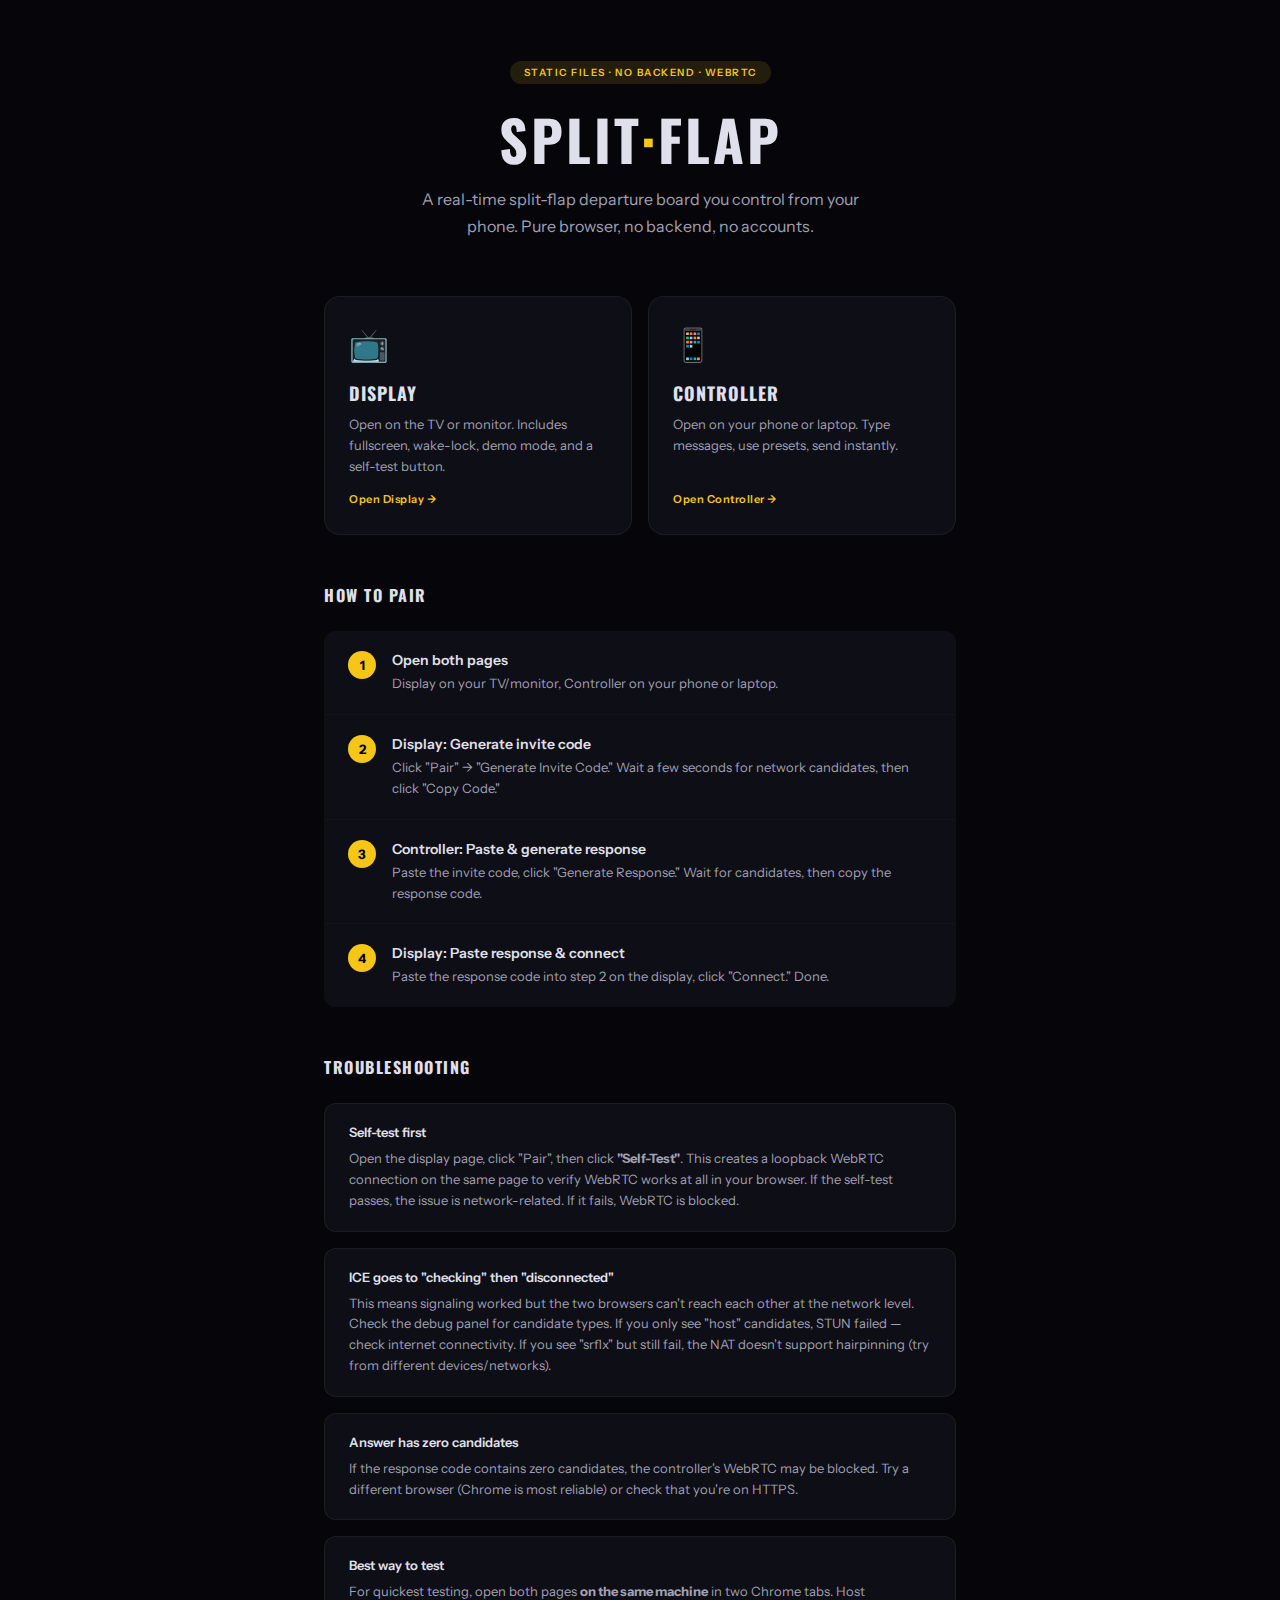
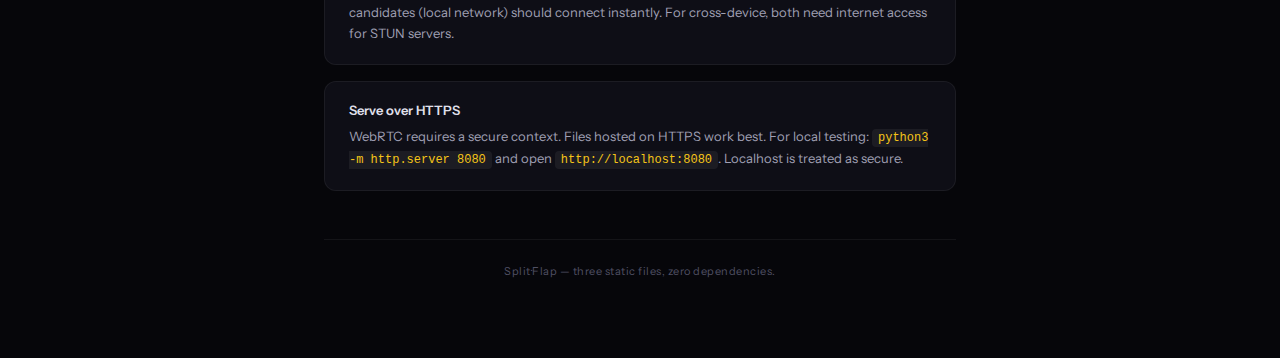
<file: splitflap/index.html>
<!DOCTYPE html>
<html lang="en">
<head>
<meta charset="UTF-8">
<meta name="viewport" content="width=device-width,initial-scale=1.0">
<title>Split·Flap — Setup</title>
<link rel="icon" href="data:image/svg+xml,<svg xmlns='http://www.w3.org/2000/svg' viewBox='0 0 32 32'><rect width='32' height='32' rx='4' fill='%231a1a22'/><text x='16' y='23' text-anchor='middle' font-size='20' fill='%23e8d44d'>S</text></svg>">
<link rel="preconnect" href="https://fonts.googleapis.com">
<link href="https://fonts.googleapis.com/css2?family=Oswald:wght@500;700&family=Instrument+Sans:wght@400;500;600&display=swap" rel="stylesheet">
<style>
*,*::before,*::after{box-sizing:border-box;margin:0;padding:0}
:root{--bg:#06060a;--card-bg:#0e0e16;--border:rgba(255,255,255,0.06);--accent:#f5c518;--accent-dim:rgba(245,197,24,0.12);--text:#a0a0b4;--text-bright:#e0e0ec;--text-dim:#505064}
html,body{min-height:100vh;background:var(--bg);color:var(--text);font-family:'Instrument Sans',system-ui,sans-serif;-webkit-font-smoothing:antialiased}
.page{max-width:680px;margin:0 auto;padding:60px 24px 80px}
.hero{text-align:center;margin-bottom:56px}
.hero-badge{display:inline-block;font-size:10px;font-weight:600;letter-spacing:1.5px;text-transform:uppercase;color:var(--accent);background:var(--accent-dim);padding:5px 14px;border-radius:20px;margin-bottom:24px}
.hero h1{font-family:'Oswald',sans-serif;font-weight:700;font-size:clamp(36px,7vw,56px);letter-spacing:3px;text-transform:uppercase;color:var(--text-bright);line-height:1.1;margin-bottom:16px}
.hero h1 span{color:var(--accent)}
.hero p{font-size:16px;line-height:1.7;max-width:480px;margin:0 auto}
.launchers{display:grid;grid-template-columns:1fr 1fr;gap:16px;margin-bottom:48px}
@media(max-width:520px){.launchers{grid-template-columns:1fr}}
.launch-card{display:flex;flex-direction:column;background:var(--card-bg);border:1px solid var(--border);border-radius:16px;padding:28px 24px;text-decoration:none;color:inherit;transition:all 0.2s;position:relative;overflow:hidden}
.launch-card::before{content:'';position:absolute;inset:0;background:linear-gradient(135deg,rgba(245,197,24,0.03),transparent 60%);opacity:0;transition:opacity 0.3s}
.launch-card:hover::before{opacity:1}
.launch-card:hover{border-color:rgba(245,197,24,0.2);transform:translateY(-2px)}
.launch-icon{font-size:32px;margin-bottom:16px}
.launch-card h2{font-family:'Oswald',sans-serif;font-weight:700;font-size:18px;letter-spacing:1px;text-transform:uppercase;color:var(--text-bright);margin-bottom:8px}
.launch-card p{font-size:13px;line-height:1.6;flex:1}
.launch-tag{display:inline-block;margin-top:16px;font-size:11px;font-weight:600;color:var(--accent);letter-spacing:0.5px}
.section-title{font-family:'Oswald',sans-serif;font-weight:700;font-size:16px;letter-spacing:1.5px;text-transform:uppercase;color:var(--text-bright);margin-bottom:24px}
.steps{display:flex;flex-direction:column;gap:1px;background:var(--border);border-radius:12px;overflow:hidden;margin-bottom:48px}
.step{display:flex;gap:16px;padding:20px 24px;background:var(--card-bg)}
.step-num{display:flex;align-items:center;justify-content:center;width:28px;height:28px;border-radius:50%;background:var(--accent);color:#000;font-size:13px;font-weight:700;flex-shrink:0}
.step-content h3{font-size:14px;font-weight:600;color:var(--text-bright);margin-bottom:4px}
.step-content p{font-size:13px;line-height:1.6}
.faq{display:flex;flex-direction:column;gap:16px;margin-bottom:48px}
.faq-item{background:var(--card-bg);border:1px solid var(--border);border-radius:12px;padding:20px 24px}
.faq-item h3{font-size:13px;font-weight:600;color:var(--text-bright);margin-bottom:8px}
.faq-item p{font-size:13px;line-height:1.6}
code{background:rgba(255,255,255,0.06);padding:2px 6px;border-radius:4px;font-family:'Courier New',monospace;font-size:12px;color:var(--accent)}
.footer{text-align:center;font-size:11px;color:var(--text-dim);letter-spacing:0.5px;padding-top:24px;border-top:1px solid var(--border)}
</style>
</head>
<body>
<div class="page">
  <div class="hero">
    <div class="hero-badge">Static files · No backend · WebRTC</div>
    <h1>Split<span>·</span>Flap</h1>
    <p>A real-time split-flap departure board you control from your phone. Pure browser, no backend, no accounts.</p>
  </div>
  <div class="launchers">
    <a href="display.html" target="_blank" class="launch-card">
      <div class="launch-icon">📺</div>
      <h2>Display</h2>
      <p>Open on the TV or monitor. Includes fullscreen, wake-lock, demo mode, and a self-test button.</p>
      <span class="launch-tag">Open Display →</span>
    </a>
    <a href="controller.html" target="_blank" class="launch-card">
      <div class="launch-icon">📱</div>
      <h2>Controller</h2>
      <p>Open on your phone or laptop. Type messages, use presets, send instantly.</p>
      <span class="launch-tag">Open Controller →</span>
    </a>
  </div>
  <div class="section-title">How to pair</div>
  <div class="steps">
    <div class="step"><span class="step-num">1</span><div class="step-content"><h3>Open both pages</h3><p>Display on your TV/monitor, Controller on your phone or laptop.</p></div></div>
    <div class="step"><span class="step-num">2</span><div class="step-content"><h3>Display: Generate invite code</h3><p>Click "Pair" → "Generate Invite Code." Wait a few seconds for network candidates, then click "Copy Code."</p></div></div>
    <div class="step"><span class="step-num">3</span><div class="step-content"><h3>Controller: Paste & generate response</h3><p>Paste the invite code, click "Generate Response." Wait for candidates, then copy the response code.</p></div></div>
    <div class="step"><span class="step-num">4</span><div class="step-content"><h3>Display: Paste response & connect</h3><p>Paste the response code into step 2 on the display, click "Connect." Done.</p></div></div>
  </div>
  <div class="section-title">Troubleshooting</div>
  <div class="faq">
    <div class="faq-item">
      <h3>Self-test first</h3>
      <p>Open the display page, click "Pair", then click <strong>"Self-Test"</strong>. This creates a loopback WebRTC connection on the same page to verify WebRTC works at all in your browser. If the self-test passes, the issue is network-related. If it fails, WebRTC is blocked.</p>
    </div>
    <div class="faq-item">
      <h3>ICE goes to "checking" then "disconnected"</h3>
      <p>This means signaling worked but the two browsers can't reach each other at the network level. Check the debug panel for candidate types. If you only see "host" candidates, STUN failed — check internet connectivity. If you see "srflx" but still fail, the NAT doesn't support hairpinning (try from different devices/networks).</p>
    </div>
    <div class="faq-item">
      <h3>Answer has zero candidates</h3>
      <p>If the response code contains zero candidates, the controller's WebRTC may be blocked. Try a different browser (Chrome is most reliable) or check that you're on HTTPS.</p>
    </div>
    <div class="faq-item">
      <h3>Best way to test</h3>
      <p>For quickest testing, open both pages <strong>on the same machine</strong> in two Chrome tabs. Host candidates (local network) should connect instantly. For cross-device, both need internet access for STUN servers.</p>
    </div>
    <div class="faq-item">
      <h3>Serve over HTTPS</h3>
      <p>WebRTC requires a secure context. Files hosted on HTTPS work best. For local testing: <code>python3 -m http.server 8080</code> and open <code>http://localhost:8080</code>. Localhost is treated as secure.</p>
    </div>
  </div>
  <div class="footer">Split·Flap — three static files, zero dependencies.</div>
</div>
</body>
</html>
</file>
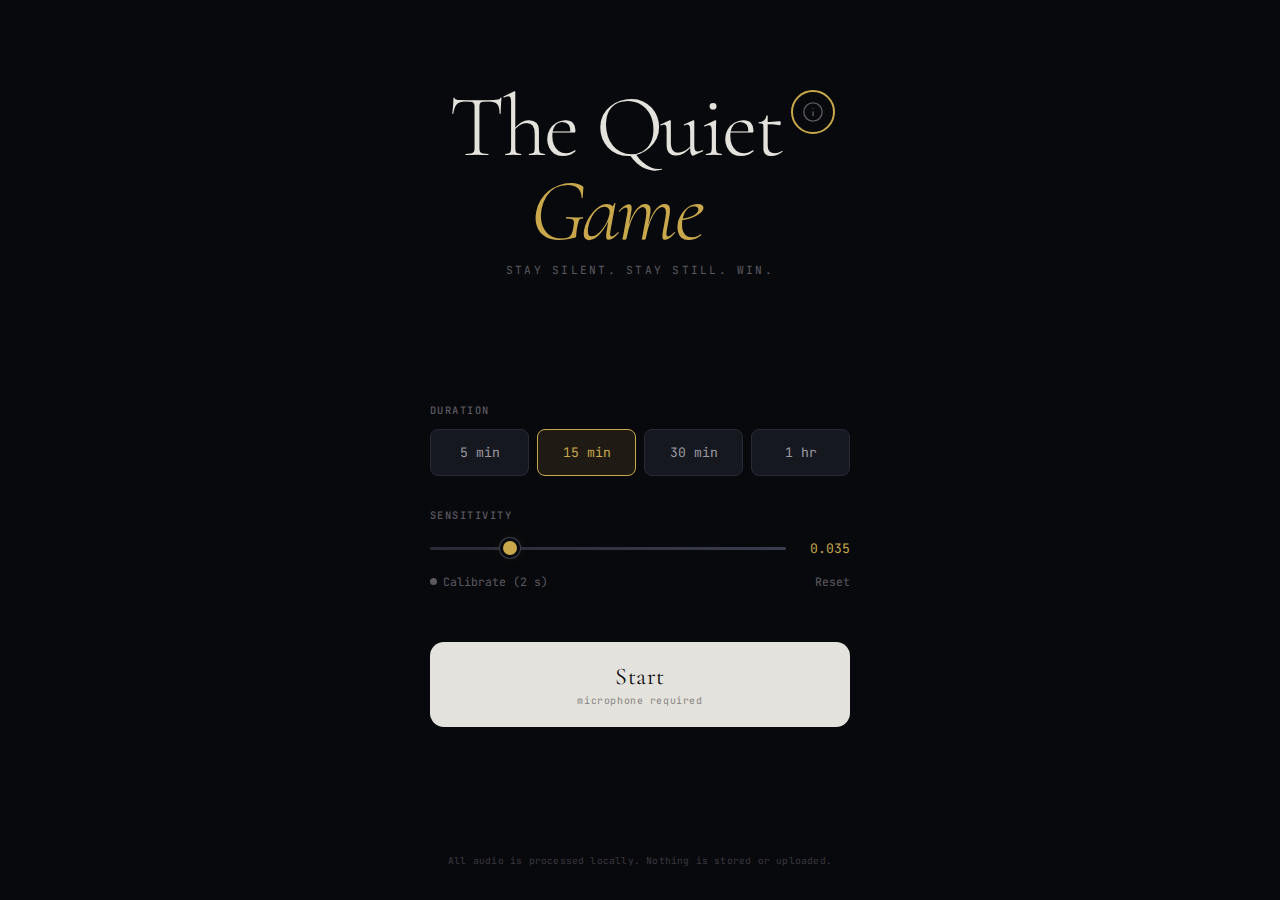
<file: thequietgame/index.html>
<!DOCTYPE html>
<html lang="en">
<head>
  <meta charset="UTF-8">
  <meta name="viewport" content="width=device-width, initial-scale=1.0, user-scalable=no">
  <title>The Quiet Game</title>
  <link rel="preconnect" href="https://fonts.googleapis.com">
  <link rel="preconnect" href="https://fonts.gstatic.com" crossorigin>
  <link href="https://fonts.googleapis.com/css2?family=Cormorant+Garamond:ital,wght@0,300;0,400;0,600;1,300;1,400&family=JetBrains+Mono:wght@300;400;500;700&display=swap" rel="stylesheet">
  <style>
/* ============================================
   THE QUIET GAME — Styles
   ============================================ */
:root {
  --bg: #08090d;
  --bg2: #0e1016;
  --surface: #161820;
  --surface2: #1e2029;
  --border: #282a36;
  --border-hi: #3a3d4d;
  --text: #e4e2dc;
  --text2: #9b98a0;
  --text3: #5c5960;
  --text4: #3a3840;
  --gold: #c9a84c;
  --gold-dim: rgba(201,168,76,0.12);
  --gold-glow: rgba(201,168,76,0.25);
  --green: #3ee88a;
  --green-bg: #071e12;
  --green-dim: rgba(62,232,138,0.10);
  --red: #f0544a;
  --red-bg: #1e0a0b;
  --red-dim: rgba(240,84,74,0.10);
  --amber: #e8a840;
  --font-serif: 'Cormorant Garamond','Georgia',serif;
  --font-mono: 'JetBrains Mono','SF Mono','Fira Code','Consolas',monospace;
  --r: 14px;
  --r-sm: 8px;
  --r-full: 999px;
  --speed: 0.22s;
}

*,*::before,*::after{margin:0;padding:0;box-sizing:border-box}
html{font-size:16px;-webkit-text-size-adjust:100%}

body{
  font-family:var(--font-mono);font-weight:400;font-size:0.82rem;
  background:var(--bg);color:var(--text);
  min-height:100dvh;overflow:hidden;-webkit-font-smoothing:antialiased;
}

button{
  font-family:inherit;font-size:inherit;border:none;cursor:pointer;
  outline:none;background:none;color:inherit;
  -webkit-tap-highlight-color:transparent;
}
button:focus-visible{outline:2px solid var(--gold);outline-offset:2px}
fieldset{border:none}
a{color:var(--gold);text-decoration:none}
a:hover{text-decoration:underline}
strong{font-weight:500;color:var(--text)}

.mono{
  font-family:var(--font-mono);
  font-variant-numeric:tabular-nums;
  font-feature-settings:'tnum' 1;
}

/* App */
#app{position:relative;width:100%;min-height:100dvh}

.screen{
  display:none;flex-direction:column;
  min-height:100dvh;padding:20px;
  padding-top:max(20px,env(safe-area-inset-top));
  padding-bottom:max(20px,env(safe-area-inset-bottom));
}
.screen.active{display:flex;animation:screenIn .45s ease}
@keyframes screenIn{from{opacity:0;transform:translateY(6px)}to{opacity:1;transform:translateY(0)}}

/* ---- Progress Border ---- */
.progress-border{
  position:fixed;inset:0;width:100%;height:100%;z-index:50;
  pointer-events:none;opacity:0;transition:opacity .5s ease;
}
.progress-border.visible{opacity:1}
#progress-rect{
  fill:none;stroke:var(--gold);stroke-width:4;
  filter:drop-shadow(0 0 8px var(--gold-glow));
  transition:stroke .3s ease;
}
.progress-border.danger #progress-rect{
  stroke:var(--red);
  filter:drop-shadow(0 0 10px var(--red-dim));
}

/* ---- IDLE ---- */
#screen-idle{justify-content:space-between;gap:20px}
.idle-header{text-align:center;padding-top:clamp(24px,6vh,56px)}
.title-row{display:flex;justify-content:center;align-items:flex-start;gap:12px;position:relative}

.game-title{
  font-family:var(--font-serif);
  font-size:clamp(3rem,11vw,5.5rem);
  font-weight:300;line-height:.95;letter-spacing:-.03em;
}
.game-title em{font-weight:300;font-style:italic;color:var(--gold)}

.btn-icon{
  width:36px;height:36px;display:flex;align-items:center;justify-content:center;
  border-radius:50%;color:var(--text3);transition:color var(--speed),background var(--speed);
  flex-shrink:0;margin-top:8px;
}
.btn-icon:hover{color:var(--text);background:var(--surface)}

.game-subtitle{
  margin-top:10px;font-size:.7rem;font-weight:400;
  color:var(--text3);letter-spacing:.2em;text-transform:uppercase;
}

.idle-body{display:flex;flex-direction:column;gap:32px;max-width:420px;width:100%;margin:0 auto}
.field-group{display:flex;flex-direction:column}
.section-label{
  font-size:.65rem;font-weight:500;color:var(--text3);
  letter-spacing:.14em;text-transform:uppercase;margin-bottom:12px;
}

.duration-options{display:grid;grid-template-columns:repeat(4,1fr);gap:8px}
.duration-btn{
  padding:14px 4px;border-radius:var(--r-sm);background:var(--surface);
  border:1px solid var(--border);font-size:.82rem;color:var(--text2);transition:all var(--speed);
}
.duration-btn:hover{background:var(--surface2);color:var(--text)}
.duration-btn.selected{background:var(--gold-dim);border-color:var(--gold);color:var(--gold)}

.threshold-row{display:flex;align-items:center;gap:14px}
.threshold-value{
  font-family:var(--font-mono);font-size:.82rem;color:var(--gold);
  min-width:50px;text-align:right;
}

input[type="range"]{-webkit-appearance:none;appearance:none;width:100%;height:28px;background:transparent}
input[type="range"]:focus-visible{outline:2px solid var(--gold);outline-offset:4px}
input[type="range"]::-webkit-slider-runnable-track{
  height:3px;background:linear-gradient(to right,var(--border),var(--border-hi));border-radius:2px;
}
input[type="range"]::-webkit-slider-thumb{
  -webkit-appearance:none;width:20px;height:20px;border-radius:50%;
  background:var(--gold);border:3px solid var(--bg);
  box-shadow:0 0 0 1px var(--border-hi),0 0 12px var(--gold-dim);
  margin-top:-8.5px;cursor:pointer;
}
input[type="range"]::-moz-range-track{height:3px;background:var(--border);border-radius:2px;border:none}
input[type="range"]::-moz-range-thumb{
  width:20px;height:20px;border-radius:50%;background:var(--gold);
  border:3px solid var(--bg);box-shadow:0 0 0 1px var(--border-hi);cursor:pointer;
}

.threshold-actions{display:flex;justify-content:space-between;margin-top:12px}
.btn-text{
  font-size:.72rem;color:var(--text3);transition:color var(--speed);
  display:flex;align-items:center;gap:6px;
}
.btn-text:hover{color:var(--text2)}

.calibrate-dot{
  display:inline-block;width:7px;height:7px;border-radius:50%;
  background:var(--text3);transition:background var(--speed);
}
.calibrating .calibrate-dot{background:var(--amber);animation:pulseDot .5s ease infinite alternate}
@keyframes pulseDot{from{opacity:1;transform:scale(1)}to{opacity:.3;transform:scale(.7)}}
.calibrate-status{font-size:.72rem;color:var(--amber);min-height:1.3em;margin-top:6px}

.btn-start{
  width:100%;padding:20px;border-radius:var(--r);
  background:var(--text);color:var(--bg);
  display:flex;flex-direction:column;align-items:center;gap:3px;
  transition:transform var(--speed),box-shadow var(--speed);
}
.btn-start:hover{box-shadow:0 4px 30px rgba(228,226,220,.12)}
.btn-start:active{transform:scale(.97)}
.btn-start-label{font-family:var(--font-serif);font-size:1.5rem;font-weight:400;letter-spacing:.02em}
.btn-start-sub{font-size:.62rem;opacity:.45;letter-spacing:.06em}

.idle-footer{text-align:center}
.privacy-note{font-size:.6rem;color:var(--text4);line-height:1.5;letter-spacing:.02em}

/* ---- RUNNING ---- */
#screen-running{justify-content:space-between;align-items:center;gap:16px;position:relative}
#screen-running::before{
  content:'';position:absolute;top:30%;left:50%;width:120%;height:60%;
  transform:translate(-50%,-50%);
  background:radial-gradient(ellipse,rgba(201,168,76,.03),transparent 65%);
  pointer-events:none;
}

.running-top{text-align:center;padding-top:10px;z-index:1}
.timer-display{
  font-family:var(--font-mono);font-weight:300;
  font-size:clamp(3.2rem,15vw,7rem);
  line-height:1;letter-spacing:-.02em;color:var(--text);
  font-variant-numeric:tabular-nums;
  font-feature-settings:'tnum' 1;
}

.running-hint{font-size:.7rem;color:var(--text3);letter-spacing:.18em;text-transform:uppercase;margin-top:6px}
.paused-state .running-hint::after{content:' — paused';color:var(--amber)}
.paused-state .timer-display{animation:blinkTimer 1.4s steps(1) infinite}
@keyframes blinkTimer{0%,100%{opacity:1}50%{opacity:.25}}

.running-middle{display:flex;flex-direction:column;align-items:center;gap:24px;z-index:1}
.viz-wrap{position:relative;width:clamp(200px,52vw,320px);height:clamp(200px,52vw,320px)}
#viz-canvas{width:100%;height:100%;display:block}
.viz-center{
  position:absolute;top:50%;left:50%;transform:translate(-50%,-50%);
  text-align:center;display:flex;flex-direction:column;gap:1px;pointer-events:none;
}
.viz-level{font-size:clamp(1.1rem,3.5vw,1.6rem);font-weight:500;color:var(--text)}
.viz-unit{font-size:.55rem;color:var(--text3);text-transform:uppercase;letter-spacing:.2em}

.running-stats{display:flex;align-items:center;gap:28px}
.stat{display:flex;flex-direction:column;align-items:center;gap:2px}
.stat-val{font-size:.88rem;color:var(--text)}
.stat-lbl{font-size:.58rem;color:var(--text3);text-transform:uppercase;letter-spacing:.14em}
.stat-div{width:1px;height:24px;background:var(--border)}

.running-bottom{display:flex;gap:12px;width:100%;max-width:400px;z-index:1}
.btn-ctrl{
  flex:1;padding:15px 20px;border-radius:var(--r);font-size:.85rem;font-weight:500;
  transition:all var(--speed);
}
.btn-pause{background:var(--surface);border:1px solid var(--border)}
.btn-pause:hover{background:var(--surface2)}
.btn-stop{background:var(--red-dim);border:1px solid rgba(240,84,74,.2);color:var(--red)}
.btn-stop:hover{background:rgba(240,84,74,.14)}

/* ---- RESULTS ---- */
#screen-win,#screen-lose{justify-content:center;align-items:center;transition:background .6s ease}
#screen-win{background:var(--green-bg)}
#screen-lose{background:var(--red-bg)}

.result-wrap{text-align:center;max-width:380px;width:100%;animation:resultPop .5s cubic-bezier(.22,1,.36,1)}
@keyframes resultPop{from{opacity:0;transform:scale(.88)}to{opacity:1;transform:scale(1)}}

.result-badge{font-size:3.2rem;line-height:1;margin-bottom:20px}
.result-badge-win{color:var(--green);text-shadow:0 0 50px var(--green-dim)}
.result-badge-lose{color:var(--red);text-shadow:0 0 50px var(--red-dim)}

.result-title{
  font-family:var(--font-serif);font-size:clamp(2.6rem,10vw,4.2rem);
  font-weight:300;line-height:1.1;
}
.result-title-win{color:var(--green)}
.result-title-lose{color:var(--red)}
.result-msg{font-size:.82rem;color:var(--text2);margin-top:6px}

.result-stats{
  display:flex;justify-content:center;gap:32px;margin-top:48px;padding:20px;
  background:rgba(0,0,0,.35);border-radius:var(--r);border:1px solid rgba(255,255,255,.04);
}
.result-stat{display:flex;flex-direction:column;gap:4px}
.rs-label{font-size:.58rem;color:var(--text3);text-transform:uppercase;letter-spacing:.12em}
.rs-value{font-size:.95rem;color:var(--text)}

.btn-again{
  margin-top:36px;padding:14px 48px;border-radius:var(--r-full);
  font-family:var(--font-serif);font-size:1.2rem;font-weight:400;transition:all var(--speed);
}
.btn-again-win{background:var(--green);color:#052e16}
.btn-again-win:hover{box-shadow:0 0 36px var(--green-dim)}
.btn-again-lose{background:var(--red);color:#fff}
.btn-again-lose:hover{box-shadow:0 0 36px var(--red-dim)}

/* ---- OVERLAYS ---- */
.overlay{
  position:fixed;inset:0;z-index:100;display:flex;align-items:center;justify-content:center;
  background:rgba(8,9,13,.92);backdrop-filter:blur(10px);-webkit-backdrop-filter:blur(10px);
  padding:20px;animation:fadeOvIn .25s ease;
}
.overlay[hidden]{display:none}
@keyframes fadeOvIn{from{opacity:0}to{opacity:1}}

.overlay-box{
  background:var(--surface);border:1px solid var(--border);border-radius:var(--r);
  padding:36px 28px;max-width:400px;width:100%;text-align:center;position:relative;
}
.overlay-box-info{
  max-width:460px;text-align:left;max-height:85dvh;
  overflow-y:auto;-webkit-overflow-scrolling:touch;
}
.overlay-icon{font-size:2.4rem;margin-bottom:14px}
.overlay-box h3{font-family:var(--font-serif);font-size:1.4rem;font-weight:400;margin-bottom:14px}
.overlay-box p{font-size:.78rem;color:var(--text2);line-height:1.65}

.mic-steps{text-align:left;padding-left:20px;margin:16px 0 24px}
.mic-steps li{font-size:.76rem;color:var(--text2);line-height:1.8}

.btn-overlay-close{
  padding:10px 32px;border-radius:var(--r-full);background:var(--surface2);
  border:1px solid var(--border);font-size:.82rem;color:var(--text);transition:background var(--speed);
}
.btn-overlay-close:hover{background:var(--border)}

.btn-modal-close{
  position:absolute;top:14px;right:14px;width:32px;height:32px;
  display:flex;align-items:center;justify-content:center;border-radius:50%;
  color:var(--text3);transition:color var(--speed),background var(--speed);
}
.btn-modal-close:hover{color:var(--text);background:var(--surface2)}

.info-title{font-family:var(--font-serif);font-size:1.6rem;font-weight:300;margin-bottom:24px;color:var(--text)}
.info-section{margin-bottom:20px}
.info-section h4{font-family:var(--font-serif);font-size:1rem;font-weight:400;color:var(--gold);margin-bottom:6px}
.info-section p{font-size:.76rem;color:var(--text2);line-height:1.7;margin-bottom:4px}
.info-divider{border:none;border-top:1px solid var(--border);margin:24px 0}

/* ---- RESPONSIVE ---- */
@media(min-width:768px){.screen{padding:32px}.result-stats{gap:48px}}
@media(max-height:640px){
  .idle-header{padding-top:12px}.game-title{font-size:2.4rem}
  .idle-body{gap:20px}.btn-start{padding:14px}
  .running-top{padding-top:4px}.viz-wrap{width:160px;height:160px}.running-middle{gap:14px}
}
@media(max-height:500px) and (orientation:landscape){
  #screen-running{flex-direction:row;flex-wrap:wrap;justify-content:center;align-items:center;gap:10px;padding:10px 20px}
  .running-top{padding-top:0}.timer-display{font-size:2.6rem}
  .viz-wrap{width:130px;height:130px}.running-bottom{max-width:280px}
}
  </style>
</head>
<body>
  <div id="app">

    <!-- Progress border -->
    <svg id="progress-border" class="progress-border" aria-hidden="true">
      <rect id="progress-rect" x="3" y="3" rx="0" ry="0" width="100" height="100" />
    </svg>

    <!-- ===== IDLE ===== -->
    <section id="screen-idle" class="screen active" aria-label="Game setup">
      <header class="idle-header">
        <div class="title-row">
          <h1 class="game-title">The Quiet<br><em>Game</em></h1>
          <button class="btn-icon btn-info" id="btn-info" aria-label="How it works and about">
            <svg width="22" height="22" viewBox="0 0 24 24" fill="none" stroke="currentColor" stroke-width="1.5" stroke-linecap="round"><circle cx="12" cy="12" r="10"/><line x1="12" y1="16" x2="12" y2="12"/><line x1="12" y1="8" x2="12.01" y2="8"/></svg>
          </button>
        </div>
        <p class="game-subtitle">Stay silent. Stay still. Win.</p>
      </header>

      <div class="idle-body">
        <fieldset class="field-group" role="radiogroup" aria-label="Select duration">
          <legend class="section-label">Duration</legend>
          <div class="duration-options">
            <button class="duration-btn" data-seconds="300" aria-pressed="false">5 min</button>
            <button class="duration-btn selected" data-seconds="900" aria-pressed="true">15 min</button>
            <button class="duration-btn" data-seconds="1800" aria-pressed="false">30 min</button>
            <button class="duration-btn" data-seconds="3600" aria-pressed="false">1 hr</button>
          </div>
        </fieldset>

        <div class="field-group">
          <label class="section-label" for="threshold-slider">Sensitivity</label>
          <div class="threshold-row">
            <input type="range" id="threshold-slider" min="0.005" max="0.15" step="0.001" value="0.035" aria-label="Sound threshold">
            <span class="threshold-value mono" id="threshold-display">0.035</span>
          </div>
          <div class="threshold-actions">
            <button class="btn-text" id="btn-calibrate" aria-label="Calibrate room noise for 2 seconds">
              <span class="calibrate-dot" id="calibrate-dot"></span>Calibrate (2 s)
            </button>
            <button class="btn-text" id="btn-reset-threshold">Reset</button>
          </div>
          <p id="calibrate-status" class="calibrate-status" aria-live="polite"></p>
        </div>

        <button class="btn-start" id="btn-start" aria-label="Start the quiet game">
          <span class="btn-start-label">Start</span>
          <span class="btn-start-sub">microphone required</span>
        </button>
      </div>

      <footer class="idle-footer">
        <p class="privacy-note">All audio is processed locally. Nothing is stored or uploaded.</p>
      </footer>
    </section>

    <!-- ===== RUNNING ===== -->
    <section id="screen-running" class="screen" aria-label="Game in progress">
      <div class="running-top">
        <div class="timer-display mono" aria-label="Time remaining">
          <span id="timer-text">15:00</span>
        </div>
        <p class="running-hint" id="running-hint">Remain quiet…</p>
      </div>

      <div class="running-middle">
        <div class="viz-wrap" aria-label="Audio visualization">
          <canvas id="viz-canvas"></canvas>
          <div class="viz-center">
            <span class="viz-level mono" id="viz-level">0.000</span>
            <span class="viz-unit">RMS</span>
          </div>
        </div>
        <div class="running-stats">
          <div class="stat">
            <span class="stat-val mono" id="stat-peak">0.000</span>
            <span class="stat-lbl">peak</span>
          </div>
          <div class="stat-div"></div>
          <div class="stat">
            <span class="stat-val mono" id="stat-threshold">0.035</span>
            <span class="stat-lbl">threshold</span>
          </div>
        </div>
      </div>

      <div class="running-bottom">
        <button class="btn-ctrl btn-pause" id="btn-pause" aria-label="Pause">Pause</button>
        <button class="btn-ctrl btn-stop" id="btn-stop" aria-label="Stop">Stop</button>
      </div>
    </section>

    <!-- ===== WIN ===== -->
    <section id="screen-win" class="screen" aria-label="You won">
      <div class="result-wrap">
        <div class="result-badge result-badge-win">✦</div>
        <h2 class="result-title result-title-win">You won!</h2>
        <p class="result-msg">It stayed quiet the entire time.</p>
        <div class="result-stats">
          <div class="result-stat"><span class="rs-label">Duration</span><span class="rs-value mono" id="win-duration">—</span></div>
          <div class="result-stat"><span class="rs-label">Max level</span><span class="rs-value mono" id="win-max-level">—</span></div>
          <div class="result-stat"><span class="rs-label">Threshold</span><span class="rs-value mono" id="win-threshold">—</span></div>
        </div>
        <button class="btn-again btn-again-win" id="btn-again-win">Play again</button>
      </div>
    </section>

    <!-- ===== LOSE ===== -->
    <section id="screen-lose" class="screen" aria-label="You lost">
      <div class="result-wrap">
        <div class="result-badge result-badge-lose">✕</div>
        <h2 class="result-title result-title-lose">You lost!</h2>
        <p class="result-msg">Sound detected above threshold.</p>
        <div class="result-stats">
          <div class="result-stat"><span class="rs-label">Time left</span><span class="rs-value mono" id="lose-time-left">—</span></div>
          <div class="result-stat"><span class="rs-label">Peak level</span><span class="rs-value mono" id="lose-peak">—</span></div>
          <div class="result-stat"><span class="rs-label">Threshold</span><span class="rs-value mono" id="lose-threshold">—</span></div>
        </div>
        <button class="btn-again btn-again-lose" id="btn-again-lose">Try again</button>
      </div>
    </section>

    <!-- ===== MIC ERROR ===== -->
    <div id="mic-error" class="overlay" role="alert" aria-live="assertive" hidden>
      <div class="overlay-box">
        <div class="overlay-icon">🎤</div>
        <h3>Microphone Required</h3>
        <p id="mic-error-msg">This game needs microphone access to detect sound.</p>
        <ol class="mic-steps">
          <li>Check the address bar for a blocked mic icon</li>
          <li>Tap it and select "Allow"</li>
          <li>Refresh the page and try again</li>
        </ol>
        <button class="btn-overlay-close" id="btn-dismiss-error">Got it</button>
      </div>
    </div>

    <!-- ===== INFO MODAL ===== -->
    <div id="info-modal" class="overlay" hidden>
      <div class="overlay-box overlay-box-info">
        <button class="btn-modal-close" id="btn-close-info" aria-label="Close">
          <svg width="20" height="20" viewBox="0 0 24 24" fill="none" stroke="currentColor" stroke-width="2" stroke-linecap="round"><line x1="18" y1="6" x2="6" y2="18"/><line x1="6" y1="6" x2="18" y2="18"/></svg>
        </button>
        <h3 class="info-title">How It Works</h3>
        <div class="info-section">
          <h4>The Game</h4>
          <p>Choose a duration and press Start. Your microphone listens for sound — if the room stays quiet below the threshold for the entire time, you win. If sound is detected above the threshold for more than ~200 ms, you lose immediately.</p>
        </div>
        <div class="info-section">
          <h4>Threshold &amp; Calibration</h4>
          <p>The sensitivity slider sets how loud a sound must be to trigger a loss. Use <strong>Calibrate</strong> to sample your room's baseline noise for 2 seconds — the threshold is then set to 30% above the ambient level. You can also adjust manually.</p>
        </div>
        <div class="info-section">
          <h4>The Visualization</h4>
          <p>The circular display shows a real-time frequency spectrum of what your microphone hears. The dashed ring marks your threshold. The colored glow shows current loudness. All processing happens locally — no audio is recorded, stored, or transmitted.</p>
        </div>
        <div class="info-section">
          <h4>Tips</h4>
          <p>Works best in a quiet environment. Close doors and windows. Put your phone face-down to avoid notification sounds. For long sessions, keep your device plugged in — the game requests a screen wake lock to prevent sleep.</p>
        </div>
        <hr class="info-divider">
        <div class="info-section">
          <h4>Imprint</h4>
          <p>Andreas Dittes<br>Bautzener Str. 35<br>10829 Berlin</p>
          <p><a href="mailto:quietgame@dittes.info">quietgame@dittes.info</a></p>
        </div>
        <button class="btn-overlay-close" id="btn-close-info-bottom">Close</button>
      </div>
    </div>
  </div>

<script>
/* ============================================
   THE QUIET GAME — App
   ============================================ */
(function() {
  'use strict';

  var DEFAULT_THRESHOLD = 0.035;
  var DEBOUNCE_MS       = 200;
  var CAL_DURATION      = 2000;
  var CAL_MARGIN        = 1.30;
  var FFT_SIZE          = 256;

  var gameState          = 'idle';
  var selectedDuration   = 900;
  var threshold          = DEFAULT_THRESHOLD;
  var durationMs         = 0;
  var startedAt          = 0;
  var elapsedBeforePause = 0;
  var remainingMs        = 0;
  var peakLevel          = 0;
  var currentLevel       = 0;
  var aboveThresholdAt   = null;

  var audioCtx   = null;
  var analyser   = null;
  var micStream  = null;
  var sourceNode = null;
  var rafId      = null;
  var canvas, ctx;
  var wakeLock   = null;
  var smoothFreq = null;

  /* ---- DOM ---- */
  function $(s) { return document.querySelector(s); }

  var screens = {
    idle:    $('#screen-idle'),
    running: $('#screen-running'),
    win:     $('#screen-win'),
    lose:    $('#screen-lose')
  };

  var el = {
    timerText:      $('#timer-text'),
    vizLevel:       $('#viz-level'),
    statPeak:       $('#stat-peak'),
    statThreshold:  $('#stat-threshold'),
    slider:         $('#threshold-slider'),
    sliderDisp:     $('#threshold-display'),
    calStatus:      $('#calibrate-status'),
    micError:       $('#mic-error'),
    micErrorMsg:    $('#mic-error-msg'),
    infoModal:      $('#info-modal'),
    btnStart:       $('#btn-start'),
    btnCalibrate:   $('#btn-calibrate'),
    btnResetTh:     $('#btn-reset-threshold'),
    btnPause:       $('#btn-pause'),
    btnStop:        $('#btn-stop'),
    btnAgainWin:    $('#btn-again-win'),
    btnAgainLose:   $('#btn-again-lose'),
    btnDismissErr:  $('#btn-dismiss-error'),
    btnInfo:        $('#btn-info'),
    btnCloseInfo:   $('#btn-close-info'),
    btnCloseInfo2:  $('#btn-close-info-bottom'),
    vizCanvas:      $('#viz-canvas'),
    progressBorder: $('#progress-border'),
    progressRect:   $('#progress-rect'),
    winDuration:    $('#win-duration'),
    winMaxLevel:    $('#win-max-level'),
    winThreshold:   $('#win-threshold'),
    loseTimeLeft:   $('#lose-time-left'),
    losePeak:       $('#lose-peak'),
    loseThreshold:  $('#lose-threshold')
  };

  /* ---- helpers ---- */
  function fmtTime(ms) {
    var totalSec = Math.max(0, Math.ceil(ms / 1000));
    var h  = Math.floor(totalSec / 3600);
    var m  = Math.floor((totalSec % 3600) / 60);
    var s  = totalSec % 60;
    var mm = String(m).padStart(2, '0');
    var ss = String(s).padStart(2, '0');
    return h > 0 ? h + ':' + mm + ':' + ss : mm + ':' + ss;
  }
  function fmtTimeSec(sec) { return fmtTime(sec * 1000); }
  function fmtLvl(v) { return v.toFixed(3); }

  function showScreen(name) {
    var keys = Object.keys(screens);
    for (var i = 0; i < keys.length; i++) {
      var k = keys[i];
      if (k === name) screens[k].classList.add('active');
      else screens[k].classList.remove('active');
    }
    var focusTarget = screens[name].querySelector('button, [tabindex]');
    if (focusTarget) setTimeout(function() { focusTarget.focus(); }, 120);
  }

  /* ---- progress border ---- */
  function sizeProgressRect() {
    var w = window.innerWidth;
    var h = window.innerHeight;
    var r = el.progressRect;
    r.setAttribute('width',  w - 6);
    r.setAttribute('height', h - 6);
    var perim = 2 * (w - 6) + 2 * (h - 6);
    r.style.strokeDasharray  = String(perim);
    r.style.strokeDashoffset = '0';
    r.dataset.perim = String(perim);
  }

  function updateProgressBorder(fraction) {
    var perim = parseFloat(el.progressRect.dataset.perim) || 0;
    el.progressRect.style.strokeDashoffset = String(perim * fraction);
  }

  /* ---- wake lock ---- */
  function acquireWakeLock() {
    try {
      if ('wakeLock' in navigator) {
        navigator.wakeLock.request('screen').then(function(wl) { wakeLock = wl; }).catch(function(){});
      }
    } catch(e) {}
  }
  function releaseWakeLock() {
    if (wakeLock) { wakeLock.release().catch(function(){}); wakeLock = null; }
  }
  document.addEventListener('visibilitychange', function() {
    if (document.visibilityState === 'visible' && gameState === 'running') acquireWakeLock();
  });

  /* ---- duration selection ---- */
  var durationBtns = document.querySelectorAll('.duration-btn');
  for (var i = 0; i < durationBtns.length; i++) {
    (function(btn) {
      btn.addEventListener('click', function() {
        for (var j = 0; j < durationBtns.length; j++) {
          durationBtns[j].classList.remove('selected');
          durationBtns[j].setAttribute('aria-pressed', 'false');
        }
        btn.classList.add('selected');
        btn.setAttribute('aria-pressed', 'true');
        selectedDuration = parseInt(btn.dataset.seconds, 10);
      });
    })(durationBtns[i]);
  }

  /* ---- threshold slider ---- */
  el.slider.addEventListener('input', function() {
    threshold = parseFloat(el.slider.value);
    el.sliderDisp.textContent = fmtLvl(threshold);
  });
  el.btnResetTh.addEventListener('click', function() {
    threshold = DEFAULT_THRESHOLD;
    el.slider.value = String(threshold);
    el.sliderDisp.textContent = fmtLvl(threshold);
  });

  /* ---- calibration ---- */
  el.btnCalibrate.addEventListener('click', function() {
    el.btnCalibrate.classList.add('calibrating');
    el.calStatus.textContent = 'Listening\u2026';

    navigator.mediaDevices.getUserMedia({
      audio: { echoCancellation: true, noiseSuppression: true, autoGainControl: false }
    }).then(function(stream) {
      var c = new (window.AudioContext || window.webkitAudioContext)();
      var resumeP = (c.state === 'suspended') ? c.resume() : Promise.resolve();

      resumeP.then(function() {
        var src = c.createMediaStreamSource(stream);
        var an  = c.createAnalyser();
        an.fftSize = FFT_SIZE;
        src.connect(an);
        var buf = new Float32Array(an.fftSize);
        var maxRms = 0, sumRms = 0, n = 0;
        var t0 = performance.now();

        function loop() {
          if (performance.now() - t0 > CAL_DURATION) {
            var avg = sumRms / Math.max(n, 1);
            var cal = Math.max(avg, maxRms) * CAL_MARGIN;
            threshold = Math.round(Math.max(0.005, Math.min(0.15, cal)) * 1000) / 1000;
            el.slider.value = String(threshold);
            el.sliderDisp.textContent = fmtLvl(threshold);
            el.calStatus.textContent = 'Done \u2192 ' + fmtLvl(threshold);
            src.disconnect();
            c.close().catch(function(){});
            stream.getTracks().forEach(function(t) { t.stop(); });
            el.btnCalibrate.classList.remove('calibrating');
            return;
          }
          an.getFloatTimeDomainData(buf);
          var sum = 0;
          for (var i = 0; i < buf.length; i++) sum += buf[i] * buf[i];
          var rms = Math.sqrt(sum / buf.length);
          if (rms > maxRms) maxRms = rms;
          sumRms += rms;
          n++;
          requestAnimationFrame(loop);
        }
        loop();
      });
    }).catch(function() {
      el.btnCalibrate.classList.remove('calibrating');
      el.calStatus.textContent = 'Mic access failed.';
    });
  });

  /* ---- audio ---- */
  function initAudio() {
    return navigator.mediaDevices.getUserMedia({
      audio: { echoCancellation: true, noiseSuppression: true, autoGainControl: false }
    }).then(function(stream) {
      micStream  = stream;
      audioCtx   = new (window.AudioContext || window.webkitAudioContext)();
      var resumeP = (audioCtx.state === 'suspended') ? audioCtx.resume() : Promise.resolve();
      return resumeP.then(function() {
        sourceNode = audioCtx.createMediaStreamSource(stream);
        analyser   = audioCtx.createAnalyser();
        analyser.fftSize = FFT_SIZE;
        analyser.smoothingTimeConstant = 0.4;
        sourceNode.connect(analyser);
      });
    });
  }

  function teardownAudio() {
    if (rafId) { cancelAnimationFrame(rafId); rafId = null; }
    if (sourceNode) { try { sourceNode.disconnect(); } catch(e){} sourceNode = null; }
    if (audioCtx) { audioCtx.close().catch(function(){}); audioCtx = null; }
    if (micStream) { micStream.getTracks().forEach(function(t) { t.stop(); }); micStream = null; }
    analyser = null;
  }

  /* ---- canvas ---- */
  function initCanvas() {
    canvas = el.vizCanvas;
    ctx    = canvas.getContext('2d');
    resizeCanvas();
  }

  function resizeCanvas() {
    if (!canvas) return;
    var box = canvas.parentElement;
    var sz  = Math.min(box.clientWidth, box.clientHeight);
    if (sz < 10) sz = 200; // fallback
    var dpr = window.devicePixelRatio || 1;
    canvas.width  = sz * dpr;
    canvas.height = sz * dpr;
    canvas.style.width  = sz + 'px';
    canvas.style.height = sz + 'px';
    ctx.setTransform(dpr, 0, 0, dpr, 0, 0);
  }

  /* ---- visualization ---- */
  function drawViz(rms, freqData, byteTimeDomain) {
    if (!ctx) return;
    var w  = canvas.clientWidth;
    var h  = canvas.clientHeight;
    var cx = w / 2;
    var cy = h / 2;
    var R  = Math.min(cx, cy) - 10;
    if (R < 10) return;

    ctx.clearRect(0, 0, w, h);

    // Threshold ring
    var thR = R * Math.min(threshold / 0.12, 1);
    ctx.beginPath();
    ctx.arc(cx, cy, thR, 0, Math.PI * 2);
    ctx.strokeStyle = 'rgba(201,168,76,0.13)';
    ctx.lineWidth = 1;
    ctx.setLineDash([3, 5]);
    ctx.stroke();
    ctx.setLineDash([]);

    // Frequency spectrum bars
    if (freqData) {
      var bins     = freqData.length;
      var useBins  = Math.floor(bins * 0.75);
      if (!smoothFreq || smoothFreq.length !== useBins) smoothFreq = new Float32Array(useBins);

      var baseR   = R * 0.38;
      var maxBarH = R * 0.52;
      var barW    = Math.max(1.5, (Math.PI * 2 * baseR) / useBins * 0.55);

      for (var i = 0; i < useBins; i++) {
        var raw = freqData[i] / 255;
        smoothFreq[i] += (raw - smoothFreq[i]) * 0.35;
        var val   = smoothFreq[i];
        var angle = (i / useBins) * Math.PI * 2 - Math.PI / 2;
        var barH  = val * maxBarH;
        var x1 = cx + Math.cos(angle) * baseR;
        var y1 = cy + Math.sin(angle) * baseR;
        var x2 = cx + Math.cos(angle) * (baseR + barH);
        var y2 = cy + Math.sin(angle) * (baseR + barH);

        var alpha = 0.25 + val * 0.65;
        var cr, cg, cb;
        if (rms >= threshold) {
          var t = Math.min((rms - threshold) / threshold, 1);
          cr = 240; cg = Math.round(84 + (1-t)*80); cb = Math.round(74 + (1-t)*50);
          alpha = 0.4 + val * 0.6;
        } else if (val > 0.4) {
          cr = 220; cg = 180; cb = 80;
        } else {
          cr = 180; cg = 165; cb = 110;
        }
        ctx.beginPath();
        ctx.moveTo(x1, y1);
        ctx.lineTo(x2, y2);
        ctx.strokeStyle = 'rgba('+cr+','+cg+','+cb+','+alpha+')';
        ctx.lineWidth = barW;
        ctx.lineCap = 'round';
        ctx.stroke();
      }
    }

    // Inner waveform ring
    if (byteTimeDomain && byteTimeDomain.length > 0) {
      var waveR   = R * 0.32;
      var waveAmp = R * 0.08;
      var len     = byteTimeDomain.length;
      ctx.beginPath();
      for (var j = 0; j <= len; j++) {
        var idx   = j % len;
        var ang   = (idx / len) * Math.PI * 2 - Math.PI / 2;
        var v     = byteTimeDomain[idx] / 128.0;
        var rr    = waveR + (v - 1.0) * waveAmp;
        var px    = cx + Math.cos(ang) * rr;
        var py    = cy + Math.sin(ang) * rr;
        if (j === 0) ctx.moveTo(px, py); else ctx.lineTo(px, py);
      }
      ctx.closePath();
      ctx.strokeStyle = rms >= threshold ? 'rgba(240,84,74,0.35)' : 'rgba(201,168,76,0.18)';
      ctx.lineWidth = 1;
      ctx.stroke();
    }

    // Central glow
    var glowR = R * Math.min(rms / 0.08, 1) * 0.7;
    if (glowR > 2) {
      var grad = ctx.createRadialGradient(cx, cy, 0, cx, cy, glowR);
      if (rms >= threshold) {
        grad.addColorStop(0, 'rgba(240,84,74,0.18)');
        grad.addColorStop(1, 'rgba(240,84,74,0)');
      } else {
        grad.addColorStop(0, 'rgba(201,168,76,0.09)');
        grad.addColorStop(1, 'rgba(201,168,76,0)');
      }
      ctx.beginPath();
      ctx.arc(cx, cy, glowR, 0, Math.PI * 2);
      ctx.fillStyle = grad;
      ctx.fill();
    }

    // Center dot
    ctx.beginPath();
    ctx.arc(cx, cy, 2.5, 0, Math.PI * 2);
    ctx.fillStyle = rms >= threshold ? 'rgba(240,84,74,0.7)' : 'rgba(201,168,76,0.35)';
    ctx.fill();
  }

  /* ---- main loop ---- */
  function tick(now) {
    if (gameState !== 'running' && gameState !== 'paused') return;

    if (gameState === 'running') {
      var elapsed = elapsedBeforePause + (now - startedAt);
      remainingMs = Math.max(0, durationMs - elapsed);
      el.timerText.textContent = fmtTime(remainingMs);

      // Progress border
      var fraction = 1 - (remainingMs / durationMs);
      updateProgressBorder(fraction);
      if (remainingMs / durationMs < 0.15) el.progressBorder.classList.add('danger');
      else el.progressBorder.classList.remove('danger');

      // Audio
      if (analyser) {
        var freqData  = new Uint8Array(analyser.frequencyBinCount);
        var timeData  = new Uint8Array(analyser.fftSize);
        var floatData = new Float32Array(analyser.fftSize);
        analyser.getByteFrequencyData(freqData);
        analyser.getByteTimeDomainData(timeData);
        analyser.getFloatTimeDomainData(floatData);

        var sum = 0;
        for (var i = 0; i < floatData.length; i++) sum += floatData[i] * floatData[i];
        currentLevel = Math.sqrt(sum / floatData.length);
        if (currentLevel > peakLevel) peakLevel = currentLevel;

        el.vizLevel.textContent = fmtLvl(currentLevel);
        el.statPeak.textContent = fmtLvl(peakLevel);

        if (currentLevel >= threshold)            el.vizLevel.style.color = '#f0544a';
        else if (currentLevel >= threshold * 0.7) el.vizLevel.style.color = '#e8a840';
        else                                      el.vizLevel.style.color = '';

        // Debounced threshold check
        if (currentLevel >= threshold) {
          if (aboveThresholdAt === null) aboveThresholdAt = now;
          else if (now - aboveThresholdAt >= DEBOUNCE_MS) { endGame('lose'); return; }
        } else {
          aboveThresholdAt = null;
        }

        drawViz(currentLevel, freqData, timeData);
      }

      if (remainingMs <= 0) { endGame('win'); return; }
    } else {
      drawViz(currentLevel, null, null);
    }

    rafId = requestAnimationFrame(tick);
  }

  /* ---- game control ---- */
  function startGame() {
    peakLevel          = 0;
    currentLevel       = 0;
    aboveThresholdAt   = null;
    durationMs         = selectedDuration * 1000;
    elapsedBeforePause = 0;
    remainingMs        = durationMs;
    smoothFreq         = null;
    el.statThreshold.textContent = fmtLvl(threshold);
    el.timerText.textContent     = fmtTime(durationMs);

    initAudio().then(function() {
      gameState = 'running';
      startedAt = performance.now();

      initCanvas();
      sizeProgressRect();
      el.progressBorder.classList.add('visible');
      el.progressBorder.classList.remove('danger');

      showScreen('running');
      el.btnPause.textContent = 'Pause';
      screens.running.classList.remove('paused-state');

      acquireWakeLock();
      rafId = requestAnimationFrame(tick);

    }).catch(function(err) {
      var msg = 'This game needs microphone access to detect sound.';
      if (err && err.name === 'NotAllowedError')   msg = 'Microphone permission was denied. Please allow access and try again.';
      else if (err && err.name === 'NotFoundError') msg = 'No microphone found. Please connect one and try again.';
      else if (err && err.name === 'NotReadableError') msg = 'Microphone is in use by another app.';
      el.micErrorMsg.textContent = msg;
      el.micError.hidden = false;
    });
  }

  function endGame(result) {
    gameState = result;
    if (rafId) { cancelAnimationFrame(rafId); rafId = null; }
    teardownAudio();
    releaseWakeLock();
    el.progressBorder.classList.remove('visible');
    el.progressBorder.classList.remove('danger');

    if (result === 'win') {
      el.winDuration.textContent  = fmtTimeSec(selectedDuration);
      el.winMaxLevel.textContent  = fmtLvl(peakLevel);
      el.winThreshold.textContent = fmtLvl(threshold);
      showScreen('win');
    } else {
      el.loseTimeLeft.textContent  = fmtTime(remainingMs);
      el.losePeak.textContent      = fmtLvl(peakLevel);
      el.loseThreshold.textContent = fmtLvl(threshold);
      showScreen('lose');
    }
  }

  function stopGame() {
    gameState = 'idle';
    if (rafId) { cancelAnimationFrame(rafId); rafId = null; }
    teardownAudio();
    releaseWakeLock();
    el.progressBorder.classList.remove('visible');
    el.progressBorder.classList.remove('danger');
    showScreen('idle');
  }

  function togglePause() {
    if (gameState === 'running') {
      elapsedBeforePause += performance.now() - startedAt;
      gameState = 'paused';
      el.btnPause.textContent = 'Resume';
      screens.running.classList.add('paused-state');
      if (audioCtx && audioCtx.state === 'running') audioCtx.suspend();
    } else if (gameState === 'paused') {
      gameState = 'running';
      startedAt = performance.now();
      aboveThresholdAt = null;
      el.btnPause.textContent = 'Pause';
      screens.running.classList.remove('paused-state');
      if (audioCtx && audioCtx.state === 'suspended') audioCtx.resume();
    }
  }

  /* ---- info modal ---- */
  function openInfo()  { el.infoModal.hidden = false; }
  function closeInfo() { el.infoModal.hidden = true; }
  el.btnInfo.addEventListener('click', openInfo);
  el.btnCloseInfo.addEventListener('click', closeInfo);
  el.btnCloseInfo2.addEventListener('click', closeInfo);
  el.infoModal.addEventListener('click', function(e) { if (e.target === el.infoModal) closeInfo(); });

  /* ---- event bindings ---- */
  el.btnStart.addEventListener('click', startGame);
  el.btnPause.addEventListener('click', togglePause);
  el.btnStop.addEventListener('click', stopGame);
  el.btnAgainWin.addEventListener('click', function() { gameState = 'idle'; showScreen('idle'); });
  el.btnAgainLose.addEventListener('click', function() { gameState = 'idle'; showScreen('idle'); });
  el.btnDismissErr.addEventListener('click', function() { el.micError.hidden = true; });

  /* ---- resize ---- */
  var resizeT;
  window.addEventListener('resize', function() {
    clearTimeout(resizeT);
    resizeT = setTimeout(function() {
      if (gameState === 'running' || gameState === 'paused') {
        resizeCanvas();
        sizeProgressRect();
      }
    }, 120);
  });

  /* ---- init ---- */
  showScreen('idle');
})();
</script>
</body>
</html>
</file>
<file: stylesheets/styles.css>
@import url(https://fonts.googleapis.com/css?family=Lato:300italic,700italic,300,700);

body {
  padding:50px;
  font:14px/1.5 Lato, "Helvetica Neue", Helvetica, Arial, sans-serif;
  color:#777;
  font-weight:300;
}

h1, h2, h3, h4, h5, h6 {
  color:#222;
  margin:0 0 20px;
}

p, ul, ol, table, pre, dl {
  margin:0 0 20px;
}

h1, h2, h3 {
  line-height:1.1;
}

h1 {
  font-size:28px;
}

h2 {
  color:#393939;
}

h3, h4, h5, h6 {
  color:#494949;
}

a {
  color:#39c;
  font-weight:400;
  text-decoration:none;
}

a small {
  font-size:11px;
  color:#777;
  margin-top:-0.6em;
  display:block;
}

.wrapper {
  width:860px;
  margin:0 auto;
}

blockquote {
  border-left:1px solid #e5e5e5;
  margin:0;
  padding:0 0 0 20px;
  font-style:italic;
}

code, pre {
  font-family:Monaco, Bitstream Vera Sans Mono, Lucida Console, Terminal;
  color:#333;
  font-size:12px;
}

pre {
  padding:8px 15px;
  background: #f8f8f8;  
  border-radius:5px;
  border:1px solid #e5e5e5;
  overflow-x: auto;
}

table {
  width:100%;
  border-collapse:collapse;
}

th, td {
  text-align:left;
  padding:5px 10px;
  border-bottom:1px solid #e5e5e5;
}

dt {
  color:#444;
  font-weight:700;
}

th {
  color:#444;
}

img {
  max-width:100%;
}

header {
  width:270px;
  float:left;
  position:fixed;
}

header ul {
  list-style:none;
  height:40px;
  
  padding:0;
  
  background: #eee;
  background: -moz-linear-gradient(top, #f8f8f8 0%, #dddddd 100%);
  background: -webkit-gradient(linear, left top, left bottom, color-stop(0%,#f8f8f8), color-stop(100%,#dddddd));
  background: -webkit-linear-gradient(top, #f8f8f8 0%,#dddddd 100%);
  background: -o-linear-gradient(top, #f8f8f8 0%,#dddddd 100%);
  background: -ms-linear-gradient(top, #f8f8f8 0%,#dddddd 100%);
  background: linear-gradient(top, #f8f8f8 0%,#dddddd 100%);
  
  border-radius:5px;
  border:1px solid #d2d2d2;
  box-shadow:inset #fff 0 1px 0, inset rgba(0,0,0,0.03) 0 -1px 0;
  width:270px;
}

header li {
  width:89px;
  float:left;
  border-right:1px solid #d2d2d2;
  height:40px;
}

header ul a {
  line-height:1;
  font-size:11px;
  color:#999;
  display:block;
  text-align:center;
  padding-top:6px;
  height:40px;
}

strong {
  color:#222;
  font-weight:700;
}

header ul li + li {
  width:88px;
  border-left:1px solid #fff;
}

header ul li + li + li {
  border-right:none;
  width:89px;
}

header ul a strong {
  font-size:14px;
  display:block;
  color:#222;
}

section {
  width:500px;
  float:right;
  padding-bottom:50px;
}

small {
  font-size:11px;
}

hr {
  border:0;
  background:#e5e5e5;
  height:1px;
  margin:0 0 20px;
}

footer {
  width:270px;
  float:left;
  position:fixed;
  bottom:50px;
}

@media print, screen and (max-width: 960px) {
  
  div.wrapper {
    width:auto;
    margin:0;
  }
  
  header, section, footer {
    float:none;
    position:static;
    width:auto;
  }
  
  header {
    padding-right:320px;
  }
  
  section {
    border:1px solid #e5e5e5;
    border-width:1px 0;
    padding:20px 0;
    margin:0 0 20px;
  }
  
  header a small {
    display:inline;
  }
  
  header ul {
    position:absolute;
    right:50px;
    top:52px;
  }
}

@media print, screen and (max-width: 720px) {
  body {
    word-wrap:break-word;
  }
  
  header {
    padding:0;
  }
  
  header ul, header p.view {
    position:static;
  }
  
  pre, code {
    word-wrap:normal;
  }
}

@media print, screen and (max-width: 480px) {
  body {
    padding:15px;
  }
  
  header ul {
    display:none;
  }
}

@media print {
  body {
    padding:0.4in;
    font-size:12pt;
    color:#444;
  }
}
</file>
<file: stylesheets/pygment_trac.css>
.highlight  { background: #ffffff; }
.highlight .c { color: #999988; font-style: italic } /* Comment */
.highlight .err { color: #a61717; background-color: #e3d2d2 } /* Error */
.highlight .k { font-weight: bold } /* Keyword */
.highlight .o { font-weight: bold } /* Operator */
.highlight .cm { color: #999988; font-style: italic } /* Comment.Multiline */
.highlight .cp { color: #999999; font-weight: bold } /* Comment.Preproc */
.highlight .c1 { color: #999988; font-style: italic } /* Comment.Single */
.highlight .cs { color: #999999; font-weight: bold; font-style: italic } /* Comment.Special */
.highlight .gd { color: #000000; background-color: #ffdddd } /* Generic.Deleted */
.highlight .gd .x { color: #000000; background-color: #ffaaaa } /* Generic.Deleted.Specific */
.highlight .ge { font-style: italic } /* Generic.Emph */
.highlight .gr { color: #aa0000 } /* Generic.Error */
.highlight .gh { color: #999999 } /* Generic.Heading */
.highlight .gi { color: #000000; background-color: #ddffdd } /* Generic.Inserted */
.highlight .gi .x { color: #000000; background-color: #aaffaa } /* Generic.Inserted.Specific */
.highlight .go { color: #888888 } /* Generic.Output */
.highlight .gp { color: #555555 } /* Generic.Prompt */
.highlight .gs { font-weight: bold } /* Generic.Strong */
.highlight .gu { color: #800080; font-weight: bold; } /* Generic.Subheading */
.highlight .gt { color: #aa0000 } /* Generic.Traceback */
.highlight .kc { font-weight: bold } /* Keyword.Constant */
.highlight .kd { font-weight: bold } /* Keyword.Declaration */
.highlight .kn { font-weight: bold } /* Keyword.Namespace */
.highlight .kp { font-weight: bold } /* Keyword.Pseudo */
.highlight .kr { font-weight: bold } /* Keyword.Reserved */
.highlight .kt { color: #445588; font-weight: bold } /* Keyword.Type */
.highlight .m { color: #009999 } /* Literal.Number */
.highlight .s { color: #d14 } /* Literal.String */
.highlight .na { color: #008080 } /* Name.Attribute */
.highlight .nb { color: #0086B3 } /* Name.Builtin */
.highlight .nc { color: #445588; font-weight: bold } /* Name.Class */
.highlight .no { color: #008080 } /* Name.Constant */
.highlight .ni { color: #800080 } /* Name.Entity */
.highlight .ne { color: #990000; font-weight: bold } /* Name.Exception */
.highlight .nf { color: #990000; font-weight: bold } /* Name.Function */
.highlight .nn { color: #555555 } /* Name.Namespace */
.highlight .nt { color: #000080 } /* Name.Tag */
.highlight .nv { color: #008080 } /* Name.Variable */
.highlight .ow { font-weight: bold } /* Operator.Word */
.highlight .w { color: #bbbbbb } /* Text.Whitespace */
.highlight .mf { color: #009999 } /* Literal.Number.Float */
.highlight .mh { color: #009999 } /* Literal.Number.Hex */
.highlight .mi { color: #009999 } /* Literal.Number.Integer */
.highlight .mo { color: #009999 } /* Literal.Number.Oct */
.highlight .sb { color: #d14 } /* Literal.String.Backtick */
.highlight .sc { color: #d14 } /* Literal.String.Char */
.highlight .sd { color: #d14 } /* Literal.String.Doc */
.highlight .s2 { color: #d14 } /* Literal.String.Double */
.highlight .se { color: #d14 } /* Literal.String.Escape */
.highlight .sh { color: #d14 } /* Literal.String.Heredoc */
.highlight .si { color: #d14 } /* Literal.String.Interpol */
.highlight .sx { color: #d14 } /* Literal.String.Other */
.highlight .sr { color: #009926 } /* Literal.String.Regex */
.highlight .s1 { color: #d14 } /* Literal.String.Single */
.highlight .ss { color: #990073 } /* Literal.String.Symbol */
.highlight .bp { color: #999999 } /* Name.Builtin.Pseudo */
.highlight .vc { color: #008080 } /* Name.Variable.Class */
.highlight .vg { color: #008080 } /* Name.Variable.Global */
.highlight .vi { color: #008080 } /* Name.Variable.Instance */
.highlight .il { color: #009999 } /* Literal.Number.Integer.Long */

.type-csharp .highlight .k { color: #0000FF }
.type-csharp .highlight .kt { color: #0000FF }
.type-csharp .highlight .nf { color: #000000; font-weight: normal }
.type-csharp .highlight .nc { color: #2B91AF }
.type-csharp .highlight .nn { color: #000000 }
.type-csharp .highlight .s { color: #A31515 }
.type-csharp .highlight .sc { color: #A31515 }
</file>
<file: branddetector/assets/css/styles.css>
:root {
  --bg: #f5f7fb;
  --surface: #ffffff;
  --surface-2: #fbfcfe;
  --text: #111827;
  --text-soft: #4b5563;
  --text-muted: #6b7280;
  --border: rgba(17, 24, 39, 0.08);
  --border-strong: rgba(17, 24, 39, 0.12);
  --shadow: 0 16px 40px rgba(17, 24, 39, 0.06);
  --shadow-soft: 0 8px 24px rgba(17, 24, 39, 0.04);
  --accent: #1d4ed8;
  --accent-soft: rgba(29, 78, 216, 0.08);
  --success: #047857;
  --warn: #b45309;
  --danger: #b91c1c;
  --radius: 22px;
  --radius-sm: 14px;
  --font-sans: Inter, ui-sans-serif, system-ui, -apple-system, BlinkMacSystemFont, "Segoe UI", sans-serif;
}

* {
  box-sizing: border-box;
}

html,
body {
  margin: 0;
  padding: 0;
  background: linear-gradient(180deg, #f8fafc 0%, #f4f7fb 100%);
  color: var(--text);
  font-family: var(--font-sans);
}

body {
  min-height: 100vh;
}

button,
input,
textarea,
select {
  font: inherit;
}

button {
  cursor: pointer;
}

a {
  color: inherit;
}

code {
  font-family: ui-monospace, SFMono-Regular, Menlo, Monaco, Consolas, "Liberation Mono", monospace;
  font-size: 0.92em;
}

.app-shell {
  min-height: 100vh;
}

.topbar {
  position: sticky;
  top: 0;
  z-index: 30;
  display: flex;
  align-items: center;
  justify-content: space-between;
  gap: 1rem;
  padding: 1.1rem 1.6rem;
  background: rgba(248, 250, 252, 0.82);
  backdrop-filter: blur(16px);
  border-bottom: 1px solid rgba(17, 24, 39, 0.05);
}

.brand-lockup {
  display: flex;
  align-items: center;
  gap: 0.9rem;
}

.brand-lockup__badge {
  width: 44px;
  height: 44px;
  border-radius: 14px;
  display: grid;
  place-items: center;
  background: linear-gradient(180deg, #eff6ff 0%, #dbeafe 100%);
  color: var(--accent);
  font-weight: 700;
  border: 1px solid rgba(29, 78, 216, 0.12);
}

.brand-lockup h1 {
  margin: 0;
  font-size: 1.1rem;
  font-weight: 700;
  letter-spacing: -0.02em;
}

.eyebrow {
  font-size: 0.75rem;
  font-weight: 600;
  letter-spacing: 0.08em;
  text-transform: uppercase;
  color: var(--text-muted);
  margin-bottom: 0.15rem;
}

.topbar__actions {
  display: flex;
  gap: 0.7rem;
  flex-wrap: wrap;
  justify-content: flex-end;
}

.container {
  width: min(1400px, calc(100% - 32px));
  margin: 2rem auto 4rem;
}

.card {
  background: var(--surface);
  border: 1px solid var(--border);
  border-radius: var(--radius);
  box-shadow: var(--shadow-soft);
}

.card--nested {
  border-radius: 18px;
  background: linear-gradient(180deg, #ffffff 0%, #fbfcff 100%);
}

.hero {
  display: grid;
  grid-template-columns: minmax(0, 1.5fr) minmax(300px, 0.9fr);
  gap: 1.4rem;
  padding: 1.6rem;
}

.hero h2,
.section-header h3 {
  margin: 0;
  font-size: clamp(1.5rem, 2vw, 2.2rem);
  line-height: 1.08;
  letter-spacing: -0.03em;
}

.hero p,
.mode-main p,
.notice p,
.help-section p,
.simple-list,
.steps {
  color: var(--text-soft);
}

.input-panel,
.evidence-section,
.help-section {
  margin-top: 1.3rem;
  padding: 1.4rem;
}

.section-header {
  display: flex;
  align-items: flex-start;
  justify-content: space-between;
  gap: 1rem;
  margin-bottom: 1rem;
}

.tabs {
  display: inline-flex;
  gap: 0.4rem;
  padding: 0.35rem;
  border-radius: 16px;
  background: #f2f5f9;
  border: 1px solid rgba(17, 24, 39, 0.06);
}

.tab {
  border: 0;
  background: transparent;
  color: var(--text-soft);
  padding: 0.72rem 1rem;
  border-radius: 12px;
  font-weight: 600;
}

.tab.is-active {
  background: var(--surface);
  color: var(--text);
  box-shadow: 0 1px 2px rgba(17, 24, 39, 0.06), 0 6px 14px rgba(17, 24, 39, 0.05);
}

.tab-panels {
  margin-top: 1.2rem;
}

.tab-panel {
  display: none;
}

.tab-panel.is-active {
  display: block;
}

.mode-grid {
  display: grid;
  grid-template-columns: minmax(0, 1.55fr) minmax(280px, 0.85fr);
  gap: 1rem;
}

.image-mode-grid {
  align-items: start;
}

.mode-main,
.mode-side {
  padding: 1.2rem;
}

.mode-main h4,
.mode-side h4,
.result-card h4,
.help-grid h4,
.empty-state h5 {
  margin: 0 0 0.6rem;
  font-size: 1rem;
  letter-spacing: -0.02em;
}

.field-label {
  display: block;
  margin-bottom: 0.45rem;
  font-size: 0.86rem;
  font-weight: 600;
  color: var(--text-soft);
}

.inline-field {
  display: flex;
  gap: 0.7rem;
  align-items: center;
}

input[type="text"],
input[type="url"],
textarea,
select {
  width: 100%;
  border-radius: 14px;
  border: 1px solid var(--border-strong);
  background: var(--surface-2);
  padding: 0.9rem 1rem;
  color: var(--text);
  min-width: 0;
}

input:focus,
textarea:focus,
select:focus {
  outline: none;
  border-color: rgba(29, 78, 216, 0.35);
  box-shadow: 0 0 0 4px rgba(29, 78, 216, 0.08);
}

.code-area {
  min-height: 106px;
  resize: vertical;
}

.bookmarklet-box + .bookmarklet-box {
  margin-top: 1rem;
}

.bookmarklet-row {
  display: flex;
  flex-wrap: wrap;
  gap: 0.7rem;
  align-items: center;
  margin-bottom: 0.7rem;
}

.bookmarklet-link,
.primary-btn,
.ghost-btn,
.small-btn {
  border-radius: 14px;
  padding: 0.82rem 1rem;
  font-weight: 600;
  text-decoration: none;
  border: 1px solid transparent;
  transition: transform 120ms ease, box-shadow 120ms ease, border-color 120ms ease;
}

.bookmarklet-link,
.primary-btn {
  background: linear-gradient(180deg, #2563eb 0%, #1d4ed8 100%);
  color: #ffffff;
  box-shadow: 0 10px 18px rgba(29, 78, 216, 0.18);
}

.ghost-btn,
.small-btn {
  background: #f7f9fc;
  color: var(--text);
  border-color: rgba(17, 24, 39, 0.08);
}

.small-btn {
  padding: 0.55rem 0.8rem;
  border-radius: 12px;
  font-size: 0.88rem;
}

.bookmarklet-link:hover,
.primary-btn:hover,
.ghost-btn:hover,
.small-btn:hover {
  transform: translateY(-1px);
}

.notice {
  border-radius: 18px;
  padding: 1rem 1.05rem;
  border: 1px solid rgba(17, 24, 39, 0.08);
  background: linear-gradient(180deg, #fbfcff 0%, #f7f9fc 100%);
}

.notice strong {
  display: inline-block;
  margin-bottom: 0.35rem;
}

.notice--info {
  border-color: rgba(29, 78, 216, 0.12);
  background: linear-gradient(180deg, #f8fbff 0%, #eef4ff 100%);
}

.notice--warn {
  border-color: rgba(180, 83, 9, 0.16);
  background: linear-gradient(180deg, #fffbf5 0%, #fff7ed 100%);
}

.compact {
  margin-top: 0.9rem;
}

.steps,
.simple-list {
  padding-left: 1rem;
  margin: 0;
}

.steps li,
.simple-list li {
  margin-bottom: 0.55rem;
}

.results-section {
  margin-top: 1.4rem;
}

.result-meta,
.muted {
  color: var(--text-muted);
}

.results-grid {
  display: grid;
  grid-template-columns: repeat(3, minmax(0, 1fr));
  gap: 1rem;
}

.result-card {
  padding: 1.1rem;
  min-height: 260px;
}

.result-card h4 {
  display: flex;
  align-items: center;
  justify-content: space-between;
  gap: 0.8rem;
}

.card-label {
  display: inline-flex;
  align-items: center;
  gap: 0.45rem;
  font-size: 0.78rem;
  padding: 0.3rem 0.58rem;
  border-radius: 999px;
  background: #f3f6fb;
  color: var(--text-soft);
}

.confidence-high,
.badge-high {
  background: rgba(4, 120, 87, 0.12);
  color: var(--success);
}

.confidence-medium,
.badge-medium {
  background: rgba(180, 83, 9, 0.12);
  color: var(--warn);
}

.confidence-low,
.badge-low,
.badge-blocked {
  background: rgba(185, 28, 28, 0.08);
  color: var(--danger);
}

.badge-blocked {
  background: rgba(107, 114, 128, 0.12);
  color: var(--text-soft);
}

.logo-preview {
  display: grid;
  place-items: center;
  min-height: 120px;
  border-radius: 18px;
  border: 1px dashed rgba(17, 24, 39, 0.12);
  background: linear-gradient(180deg, #fafcff 0%, #f6f9fd 100%);
  overflow: hidden;
}

.logo-preview img {
  max-width: 100%;
  max-height: 110px;
  object-fit: contain;
}

.candidate-grid {
  display: grid;
  grid-template-columns: repeat(3, minmax(0, 1fr));
  gap: 0.65rem;
  margin-top: 0.8rem;
}

.candidate-tile {
  border-radius: 14px;
  border: 1px solid rgba(17, 24, 39, 0.08);
  padding: 0.55rem;
  background: #fbfcfe;
}

.candidate-tile img {
  width: 100%;
  height: 56px;
  object-fit: contain;
  background: #fff;
  border-radius: 10px;
}

.meta-row,
.key-value-list {
  display: grid;
  gap: 0.7rem;
}

.key-value {
  display: flex;
  align-items: center;
  justify-content: space-between;
  gap: 0.9rem;
  padding: 0.65rem 0;
  border-bottom: 1px solid rgba(17, 24, 39, 0.06);
}

.key-value:last-child {
  border-bottom: 0;
}

.key-value dt {
  color: var(--text-muted);
}

.key-value dd {
  margin: 0;
  text-align: right;
  font-weight: 600;
}

.font-sample {
  border: 1px solid rgba(17, 24, 39, 0.08);
  border-radius: 16px;
  padding: 0.9rem;
  margin-top: 0.7rem;
  background: #fcfdff;
}

.font-sample__role {
  font-size: 0.78rem;
  color: var(--text-muted);
  margin-bottom: 0.3rem;
}

.font-sample__text {
  line-height: 1.2;
  letter-spacing: -0.02em;
}

.swatch-grid {
  display: grid;
  grid-template-columns: repeat(2, minmax(0, 1fr));
  gap: 0.7rem;
}

.swatch {
  border-radius: 16px;
  overflow: hidden;
  border: 1px solid rgba(17, 24, 39, 0.08);
  background: #fff;
}

.swatch__tone {
  height: 68px;
}

.swatch__meta {
  padding: 0.7rem;
  display: grid;
  gap: 0.18rem;
}

.swatch__name {
  font-weight: 600;
}

.swatch__hex,
.tiny-note {
  color: var(--text-muted);
  font-size: 0.84rem;
}

.evidence-panel {
  display: grid;
  gap: 0.8rem;
}

.evidence-group {
  border: 1px solid rgba(17, 24, 39, 0.08);
  border-radius: 18px;
  overflow: hidden;
  background: #fff;
}

.evidence-group summary {
  list-style: none;
  padding: 0.95rem 1rem;
  cursor: pointer;
  display: flex;
  justify-content: space-between;
  gap: 1rem;
  align-items: center;
  font-weight: 600;
}

.evidence-group summary::-webkit-details-marker {
  display: none;
}

.evidence-body {
  padding: 0 1rem 1rem;
}

.evidence-item {
  border-top: 1px solid rgba(17, 24, 39, 0.06);
  padding: 0.85rem 0;
}

.evidence-item:first-child {
  border-top: 0;
  padding-top: 0.1rem;
}

.pre-wrap,
.export-box pre {
  white-space: pre-wrap;
  word-break: break-word;
}

.export-box {
  display: grid;
  gap: 0.75rem;
}

.export-box pre {
  margin: 0;
  max-height: 150px;
  overflow: auto;
  border-radius: 16px;
  border: 1px solid rgba(17, 24, 39, 0.08);
  background: #fbfcfe;
  padding: 0.9rem;
  color: #1f2937;
}

.dropzone {
  min-height: 190px;
  border: 1.5px dashed rgba(17, 24, 39, 0.15);
  border-radius: 20px;
  background: linear-gradient(180deg, #fbfdff 0%, #f7f9fc 100%);
  display: grid;
  place-items: center;
  text-align: center;
  color: var(--text-soft);
}

.dropzone.is-dragover {
  border-color: rgba(29, 78, 216, 0.35);
  background: linear-gradient(180deg, #f7fbff 0%, #eef4ff 100%);
}

.dropzone__content {
  display: grid;
  gap: 0.2rem;
}

.image-preview-area {
  margin-top: 1rem;
  min-height: 320px;
  border-radius: 20px;
  border: 1px solid rgba(17, 24, 39, 0.08);
  background: #fbfcfe;
  padding: 1rem;
}

.image-preview-area.is-empty {
  display: grid;
  place-items: center;
}

.preview-layout {
  display: grid;
  grid-template-columns: minmax(0, 1.5fr) minmax(280px, 0.9fr);
  gap: 1rem;
}

.preview-stage {
  position: relative;
  border-radius: 18px;
  background: #fff;
  border: 1px solid rgba(17, 24, 39, 0.08);
  min-height: 300px;
  overflow: auto;
  display: grid;
  place-items: center;
}

.preview-stage img {
  max-width: 100%;
  display: block;
}

.crop-box {
  position: absolute;
  border: 2px solid #2563eb;
  background: rgba(37, 99, 235, 0.08);
  box-shadow: inset 0 0 0 1px rgba(255, 255, 255, 0.7);
  pointer-events: none;
}

.preview-sidebar {
  display: grid;
  gap: 0.85rem;
  align-content: start;
}

.thumbnail-list {
  display: grid;
  gap: 0.55rem;
}

.thumbnail-tile {
  display: flex;
  align-items: center;
  gap: 0.7rem;
  border: 1px solid rgba(17, 24, 39, 0.08);
  border-radius: 14px;
  padding: 0.6rem;
  background: #fff;
}

.thumbnail-tile img {
  width: 56px;
  height: 56px;
  border-radius: 12px;
  object-fit: cover;
  border: 1px solid rgba(17, 24, 39, 0.08);
}

.status-box {
  margin-top: 1rem;
  border-radius: 16px;
  padding: 0.9rem 1rem;
  background: #f8fafc;
  border: 1px solid rgba(17, 24, 39, 0.06);
}

.help-grid {
  display: grid;
  grid-template-columns: repeat(2, minmax(0, 1fr));
  gap: 1rem;
}

.empty-card,
.empty-state {
  text-align: left;
  color: var(--text-muted);
}

.pill-row,
.action-row {
  display: flex;
  flex-wrap: wrap;
  gap: 0.5rem;
  margin-top: 0.8rem;
}

.icon-row {
  display: flex;
  flex-wrap: wrap;
  gap: 0.6rem;
  margin-top: 0.8rem;
}

.icon-chip {
  width: 46px;
  height: 46px;
  border-radius: 14px;
  border: 1px solid rgba(17, 24, 39, 0.08);
  background: #fff;
  display: grid;
  place-items: center;
  overflow: hidden;
}

.icon-chip img {
  width: 100%;
  height: 100%;
  object-fit: contain;
}

.toast-region {
  position: fixed;
  right: 20px;
  bottom: 20px;
  display: grid;
  gap: 0.75rem;
  z-index: 40;
}

.toast {
  min-width: 280px;
  max-width: 420px;
  padding: 0.95rem 1rem;
  border-radius: 18px;
  background: rgba(17, 24, 39, 0.92);
  color: #fff;
  box-shadow: 0 20px 38px rgba(17, 24, 39, 0.28);
}

.toast strong {
  display: block;
  margin-bottom: 0.2rem;
}

@media (max-width: 1100px) {
  .results-grid {
    grid-template-columns: repeat(2, minmax(0, 1fr));
  }

  .hero,
  .mode-grid,
  .preview-layout,
  .help-grid {
    grid-template-columns: 1fr;
  }
}

@media (max-width: 720px) {
  .container {
    width: min(100% - 20px, 1400px);
  }

  .topbar {
    padding: 1rem;
    align-items: flex-start;
    flex-direction: column;
  }

  .results-grid {
    grid-template-columns: 1fr;
  }

  .inline-field,
  .bookmarklet-row {
    flex-direction: column;
    align-items: stretch;
  }

  .swatch-grid,
  .candidate-grid {
    grid-template-columns: 1fr;
  }
}
</file>
<file: brandkit/styles.css>
:root {
  --bg: #f8f9fb;
  --surface: #ffffff;
  --text: #1a1b1f;
  --text-muted: #5e626b;
  --border: #e2e4e9;
  --primary: #2563eb;
  --primary-hover: #1d4ed8;
  --radius: 8px;
  --shadow-sm: 0 1px 3px rgba(0,0,0,0.05);
  --shadow-md: 0 4px 6px -1px rgba(0,0,0,0.05), 0 2px 4px -1px rgba(0,0,0,0.03);
  --font-sans: -apple-system, BlinkMacSystemFont, "Segoe UI", Roboto, Helvetica, Arial, sans-serif;
  --font-mono: ui-monospace, SFMono-Regular, Menlo, Monaco, Consolas, "Liberation Mono", "Courier New", monospace;
}

* { box-sizing: border-box; margin: 0; padding: 0; }

body {
  font-family: var(--font-sans);
  background-color: var(--bg);
  color: var(--text);
  line-height: 1.5;
  -webkit-font-smoothing: antialiased;
}

.container { max-width: 1100px; margin: 0 auto; padding: 0 1.5rem; }

.app-header {
  background: var(--surface); border-bottom: 1px solid var(--border);
  padding: 3rem 0; margin-bottom: 2rem; text-align: center;
}
.app-header h1 { font-size: 2rem; font-weight: 700; margin-bottom: 0.5rem; letter-spacing: -0.02em; }
.app-header p { color: var(--text-muted); font-size: 1.1rem; max-width: 600px; margin: 0 auto; }

.card {
  background: var(--surface); border: 1px solid var(--border);
  border-radius: var(--radius); box-shadow: var(--shadow-sm); padding: 1.5rem; margin-bottom: 1.5rem;
}

/* Tabs */
.tabs-nav { display: flex; border-bottom: 1px solid var(--border); margin-bottom: 1.5rem; gap: 1rem; }
.tab-btn {
  background: none; border: none; padding: 0.75rem 1rem; font-size: 1rem; cursor: pointer;
  color: var(--text-muted); border-bottom: 2px solid transparent; font-weight: 500;
}
.tab-btn.active { color: var(--primary); border-bottom-color: var(--primary); }
.tab-content { display: none; }
.tab-content.active { display: block; animation: fadeIn 0.2s ease; }
@keyframes fadeIn { from { opacity: 0; } to { opacity: 1; } }

.btn {
  display: inline-block; padding: 0.6rem 1.2rem; font-size: 0.95rem; font-weight: 500;
  border-radius: var(--radius); cursor: pointer; border: 1px solid var(--border);
  background: var(--surface); color: var(--text); text-decoration: none; transition: all 0.2s;
}
.btn:hover { background: var(--bg); }
.btn-primary { background: var(--primary); color: white; border-color: var(--primary); }
.btn-primary:hover { background: var(--primary-hover); }

/* Inputs */
.input-group { display: flex; gap: 0.5rem; margin-top: 1rem; }
.input {
  flex: 1; padding: 0.6rem 1rem; border: 1px solid var(--border);
  border-radius: var(--radius); font-size: 1rem; font-family: var(--font-sans);
}
.file-dropzone {
  border: 2px dashed var(--border); border-radius: var(--radius); padding: 3rem 1rem;
  text-align: center; color: var(--text-muted); cursor: pointer; margin-top: 1rem; transition: border-color 0.2s;
}
.file-dropzone:hover { border-color: var(--primary); color: var(--primary); }

.bookmarklet-box { background: var(--bg); padding: 2rem; border-radius: var(--radius); text-align: center; margin-top: 1rem; border: 1px dashed var(--border); }
.bookmarklet-box .btn { margin-top: 1rem; cursor: grab; }

/* Results Grid */
.hidden { display: none !important; }
.results-header { display: flex; justify-content: space-between; align-items: center; margin-bottom: 1.5rem; }
.results-grid { display: grid; grid-template-columns: 1fr 1fr; gap: 1.5rem; margin-bottom: 3rem; }
.full-width { grid-column: 1 / -1; }
.result-card h3 { font-size: 1.1rem; border-bottom: 1px solid var(--border); padding-bottom: 0.5rem; margin-bottom: 1rem; }

/* Swatches */
.swatch-grid { display: grid; grid-template-columns: repeat(auto-fill, minmax(80px, 1fr)); gap: 1rem; }
.swatch { width: 100%; aspect-ratio: 1; border-radius: var(--radius); border: 1px solid rgba(0,0,0,0.1); margin-bottom: 0.5rem; }
.swatch-label { font-size: 0.75rem; text-align: center; font-family: var(--font-mono); color: var(--text-muted); }
.swatch-role { font-size: 0.7rem; text-align: center; font-weight: bold; text-transform: uppercase; margin-bottom: 2px;}

/* Confidence Badges */
.badge { display: inline-block; padding: 0.2rem 0.5rem; border-radius: 4px; font-size: 0.75rem; font-weight: bold; background: var(--bg); border: 1px solid var(--border); margin-left: 0.5rem;}
.badge.high { color: #059669; background: #d1fae5; border-color: #a7f3d0;}
.badge.medium { color: #d97706; background: #fef3c7; border-color: #fde68a;}
.badge.low { color: #dc2626; background: #fee2e2; border-color: #fecaca;}
.badge.blocked { color: #4b5563; background: #e5e7eb; border-color: #d1d5db;}

/* Fonts */
.font-item { margin-bottom: 1rem; padding-bottom: 1rem; border-bottom: 1px solid var(--border); }
.font-item:last-child { border-bottom: none; margin-bottom: 0; padding-bottom: 0; }
.font-family { font-family: var(--font-mono); font-size: 0.85rem; color: var(--text-muted); margin-bottom: 0.5rem; display: block; }
.font-preview { font-size: 1.5rem; }

/* Evidence */
.evidence-list { list-style: none; font-size: 0.85rem; }
.evidence-list li { margin-bottom: 0.5rem; padding-bottom: 0.5rem; border-bottom: 1px dashed var(--border); }
.evidence-source { font-weight: bold; color: var(--text); }
.status-message { margin-top: 1rem; font-size: 0.9rem; }

.app-footer { text-align: center; padding: 2rem 0; border-top: 1px solid var(--border); color: var(--text-muted); font-size: 0.85rem; margin-top: 2rem; }
</file>
<file: occupation-explorer/styles.css>
:root {
  --bg: #0b1020;
  --bg-soft: #121932;
  --panel: rgba(18, 25, 50, 0.72);
  --panel-solid: #141c36;
  --text: #eef2ff;
  --muted: #9ca8c7;
  --line: rgba(255, 255, 255, 0.08);
  --accent: #7c9cff;
  --accent-2: #57e3c2;
  --shadow: 0 20px 60px rgba(0, 0, 0, 0.35);
  --radius: 22px;
}

:root[data-theme="light"] {
  --bg: #f5f7ff;
  --bg-soft: #edf1ff;
  --panel: rgba(255, 255, 255, 0.82);
  --panel-solid: #ffffff;
  --text: #0d1630;
  --muted: #5c6786;
  --line: rgba(10, 20, 40, 0.09);
  --accent: #4d70ff;
  --accent-2: #0dbb92;
  --shadow: 0 20px 50px rgba(32, 56, 117, 0.12);
}

* {
  box-sizing: border-box;
}

html,
body {
  margin: 0;
  padding: 0;
  background:
    radial-gradient(circle at top, rgba(124, 156, 255, 0.14), transparent 30%),
    radial-gradient(circle at right, rgba(87, 227, 194, 0.08), transparent 28%),
    var(--bg);
  color: var(--text);
  font-family: Inter, ui-sans-serif, system-ui, -apple-system, BlinkMacSystemFont, "Segoe UI", sans-serif;
}

body {
  min-height: 100vh;
}

button,
input,
select {
  font: inherit;
}

.site-shell {
  max-width: 1440px;
  margin: 0 auto;
  padding: 24px;
}

.topbar {
  display: flex;
  justify-content: space-between;
  align-items: center;
  margin-bottom: 24px;
}

.topbar__brand {
  display: flex;
  align-items: center;
  gap: 12px;
  font-weight: 700;
  letter-spacing: -0.02em;
}

.brand-mark {
  width: 14px;
  height: 14px;
  border-radius: 999px;
  background: linear-gradient(135deg, var(--accent), var(--accent-2));
  box-shadow: 0 0 20px rgba(124, 156, 255, 0.45);
}

.layout {
  display: grid;
  gap: 24px;
}

.hero,
.panel,
.detail-card {
  background: var(--panel);
  backdrop-filter: blur(14px);
  border: 1px solid var(--line);
  box-shadow: var(--shadow);
  border-radius: var(--radius);
}

.hero {
  padding: 48px 28px;
}

.hero__inner {
  max-width: 920px;
  margin: 0 auto;
  text-align: center;
}

.eyebrow {
  display: inline-block;
  margin: 0 0 10px;
  color: var(--accent-2);
  font-size: 13px;
  font-weight: 700;
  text-transform: uppercase;
  letter-spacing: 0.14em;
}

.hero h1 {
  margin: 0;
  font-size: clamp(40px, 6vw, 72px);
  line-height: 0.95;
  letter-spacing: -0.05em;
}

.hero__copy {
  max-width: 700px;
  margin: 16px auto 0;
  color: var(--muted);
  font-size: 18px;
  line-height: 1.6;
}

.search-shell {
  position: relative;
  margin-top: 28px;
}

.search-box {
  display: flex;
  gap: 12px;
  align-items: center;
  padding: 14px;
  background: var(--panel-solid);
  border: 1px solid var(--line);
  border-radius: 20px;
}

.search-box input {
  width: 100%;
  border: 0;
  outline: 0;
  background: transparent;
  color: var(--text);
  font-size: 20px;
  padding: 8px;
}

.search-box input::placeholder {
  color: var(--muted);
}

.hero-meta {
  margin-top: 12px;
}

.suggestions {
  position: absolute;
  left: 0;
  right: 0;
  top: calc(100% + 10px);
  z-index: 10;
  background: var(--panel-solid);
  border: 1px solid var(--line);
  border-radius: 18px;
  overflow: hidden;
  box-shadow: var(--shadow);
}

.suggestion-item {
  display: flex;
  justify-content: space-between;
  width: 100%;
  padding: 14px 16px;
  border: 0;
  background: transparent;
  color: var(--text);
  cursor: pointer;
  text-align: left;
}

.suggestion-item:hover,
.suggestion-item.is-active {
  background: rgba(124, 156, 255, 0.1);
}

.suggestion-title {
  font-weight: 600;
}

.suggestion-meta {
  color: var(--muted);
  font-size: 14px;
}

.discovery-grid,
.filters-grid,
.content-grid {
  display: grid;
  gap: 24px;
}

.discovery-grid {
  grid-template-columns: 1.4fr 1fr;
}

.filters-grid {
  grid-template-columns: 1fr 1fr 260px;
}

.content-grid {
  grid-template-columns: 380px minmax(0, 1fr);
  align-items: start;
}

.panel {
  padding: 22px;
}

.panel__header {
  margin-bottom: 16px;
}

.panel__header h2 {
  margin: 0;
  font-size: 18px;
  letter-spacing: -0.02em;
}

.featured-grid {
  display: grid;
  gap: 12px;
}

.featured-card,
.recent-item {
  width: 100%;
  border: 1px solid var(--line);
  background: rgba(255, 255, 255, 0.02);
  color: var(--text);
  padding: 16px;
  border-radius: 18px;
  text-align: left;
  cursor: pointer;
}

.featured-card:hover,
.recent-item:hover {
  transform: translateY(-1px);
  border-color: rgba(124, 156, 255, 0.35);
}

.featured-card__eyebrow {
  display: block;
  color: var(--accent-2);
  font-size: 12px;
  text-transform: uppercase;
  margin-bottom: 8px;
}

.filter-row {
  display: flex;
  flex-wrap: wrap;
  gap: 10px;
}

.filter-pill,
.pill {
  display: inline-flex;
  align-items: center;
  justify-content: center;
  border-radius: 999px;
  border: 1px solid var(--line);
  background: rgba(255, 255, 255, 0.03);
  color: var(--text);
  padding: 9px 14px;
  font-size: 14px;
}

.filter-pill {
  cursor: pointer;
}

.filter-pill.is-active {
  background: linear-gradient(135deg, rgba(124, 156, 255, 0.18), rgba(87, 227, 194, 0.16));
  border-color: rgba(124, 156, 255, 0.35);
}

.select {
  width: 100%;
  padding: 12px 14px;
  border-radius: 14px;
  border: 1px solid var(--line);
  background: var(--panel-solid);
  color: var(--text);
}

.sidebar {
  position: sticky;
  top: 20px;
}

.results-list {
  display: grid;
  gap: 12px;
  max-height: 1100px;
  overflow: auto;
  padding-right: 4px;
}

.result-card {
  border: 1px solid var(--line);
  background: rgba(255, 255, 255, 0.02);
  border-radius: 18px;
  padding: 16px;
  cursor: pointer;
}

.result-card:hover,
.result-card.is-selected {
  border-color: rgba(124, 156, 255, 0.38);
  background: rgba(124, 156, 255, 0.08);
}

.result-card__top {
  display: flex;
  justify-content: space-between;
  gap: 12px;
}

.result-card h3 {
  margin: 0;
  font-size: 18px;
}

.result-card p {
  margin: 6px 0 0;
  color: var(--muted);
  font-size: 14px;
}

.pill-row {
  display: flex;
  flex-wrap: wrap;
  gap: 8px;
  margin-top: 14px;
}

.score-row {
  display: grid;
  grid-template-columns: 1fr 1fr;
  gap: 12px;
  margin-top: 14px;
}

.score-row span {
  display: block;
  color: var(--muted);
  font-size: 13px;
}

.score-row strong {
  font-size: 18px;
}

.detail-view {
  min-width: 0;
}

.detail-card {
  padding: 26px;
}

.detail-hero {
  display: grid;
  grid-template-columns: minmax(0, 1fr) 280px;
  gap: 24px;
  align-items: start;
}

.detail-hero__main h1 {
  margin: 14px 0 0;
  font-size: clamp(30px, 4vw, 54px);
  line-height: 1;
  letter-spacing: -0.04em;
}

.detail-code {
  color: var(--muted);
  margin: 10px 0 0;
}

.detail-description {
  margin-top: 16px;
  color: var(--muted);
  line-height: 1.7;
  font-size: 16px;
}

.detail-actions {
  display: flex;
  flex-wrap: wrap;
  gap: 10px;
  margin-top: 18px;
}

.detail-grid {
  display: grid;
  gap: 22px;
  margin-top: 26px;
}

.detail-section h2 {
  margin: 0 0 14px;
  font-size: 20px;
}

.score-grid {
  display: grid;
  grid-template-columns: repeat(2, minmax(0, 1fr));
  gap: 14px;
}

.score-card,
.context-card {
  border: 1px solid var(--line);
  background: rgba(255, 255, 255, 0.02);
  border-radius: 18px;
  padding: 16px;
}

.score-card__header {
  display: flex;
  justify-content: space-between;
  gap: 16px;
  margin-bottom: 12px;
}

.score-card__header span,
.context-card span,
.benchmark-row__label,
.info-row__label {
  color: var(--muted);
}

.score-card__foot {
  margin-top: 10px;
  font-size: 13px;
  color: var(--muted);
}

.progress,
.benchmark-row__track {
  position: relative;
  width: 100%;
  height: 12px;
  overflow: hidden;
  border-radius: 999px;
  background: rgba(255, 255, 255, 0.06);
}

.progress__bar,
.benchmark-row__fill {
  height: 100%;
  border-radius: 999px;
  background: linear-gradient(90deg, var(--accent), var(--accent-2));
}

.benchmark-chart {
  display: grid;
  gap: 12px;
}

.benchmark-row {
  display: grid;
  grid-template-columns: 200px minmax(0, 1fr) 70px;
  gap: 14px;
  align-items: center;
}

.radial-wrap {
  display: flex;
  justify-content: center;
}

.radial {
  width: 190px;
  height: 190px;
  border-radius: 999px;
  background:
    conic-gradient(var(--accent) 0deg, var(--accent-2) var(--angle), rgba(255,255,255,0.08) var(--angle));
  display: grid;
  place-items: center;
}

.radial__inner {
  width: 138px;
  height: 138px;
  border-radius: 999px;
  background: var(--panel-solid);
  display: grid;
  place-items: center;
  text-align: center;
  border: 1px solid var(--line);
}

.radial__inner strong {
  font-size: 32px;
}

.radial__inner span {
  color: var(--muted);
  font-size: 14px;
}

.info-list {
  display: grid;
  gap: 14px;
}

.info-row {
  display: grid;
  gap: 8px;
  padding: 14px 0;
  border-top: 1px solid var(--line);
}

.info-row:first-child {
  border-top: 0;
  padding-top: 0;
}

.compare-grid {
  display: grid;
  grid-template-columns: repeat(2, minmax(0, 1fr));
  gap: 16px;
}

.compare-card {
  border: 1px solid var(--line);
  border-radius: 18px;
  padding: 16px;
  background: rgba(255, 255, 255, 0.02);
}

.compare-card__top {
  display: flex;
  justify-content: space-between;
  gap: 12px;
  margin-bottom: 12px;
}

.compare-row {
  display: flex;
  justify-content: space-between;
  gap: 12px;
  padding: 10px 0;
  border-top: 1px solid var(--line);
}

.compare-row:first-of-type {
  border-top: 0;
}

.button,
.icon-button {
  border: 1px solid var(--line);
  background: rgba(255, 255, 255, 0.03);
  color: var(--text);
  border-radius: 14px;
  padding: 10px 14px;
  cursor: pointer;
}

.button--ghost {
  background: transparent;
}

.icon-button {
  padding: 8px 10px;
}

.favorite-toggle.is-favorite {
  color: #ffd76a;
}

.empty-state,
.muted {
  color: var(--muted);
}

.skeleton-line {
  height: 16px;
  border-radius: 999px;
  background: rgba(255, 255, 255, 0.08);
  margin-top: 12px;
}

.skeleton-line.lg {
  width: 60%;
  height: 28px;
}

.skeleton-line.md {
  width: 36%;
}

@media (max-width: 1100px) {
  .discovery-grid,
  .filters-grid,
  .content-grid,
  .detail-hero,
  .compare-grid {
    grid-template-columns: 1fr;
  }

  .sidebar {
    position: static;
  }

  .benchmark-row {
    grid-template-columns: 1fr;
  }

  .score-grid {
    grid-template-columns: 1fr;
  }
}

@media (max-width: 700px) {
  .site-shell {
    padding: 16px;
  }

  .hero {
    padding: 28px 18px;
  }

  .search-box {
    flex-direction: column;
    align-items: stretch;
  }

  .topbar {
    gap: 12px;
    align-items: flex-start;
    flex-direction: column;
  }
}
</file>
<file: emojiclicker/styles.css>
/* styles.css — Emoji Clicker */

/* ═══════════════════════════════════
   §0  CUSTOM PROPERTIES & RESET
   ═══════════════════════════════════ */
:root {
  --bg-primary: #0c0e1a;
  --bg-secondary: #141729;
  --bg-card: #1a1e35;
  --bg-card-hover: #222744;
  --text-primary: #eef0ff;
  --text-secondary: #8b90b0;
  --text-dim: #5a5e7a;
  --accent: #fbbf24;
  --accent-glow: #fbbf2466;
  --accent2: #a78bfa;
  --accent3: #34d399;
  --danger: #f87171;
  --gold: #ffd700;
  --gold-glow: #ffd70044;
  --border: #2a2e4a;
  --border-light: #3a3e5a;
  --radius: 12px;
  --radius-sm: 8px;
  --font-display: 'Segoe UI Emoji', 'Apple Color Emoji', 'Noto Color Emoji', system-ui, sans-serif;
  --font-body: system-ui, -apple-system, 'Segoe UI', sans-serif;
  --shadow-sm: 0 2px 8px rgba(0,0,0,0.3);
  --shadow-md: 0 4px 20px rgba(0,0,0,0.4);
  --shadow-lg: 0 8px 40px rgba(0,0,0,0.5);
  --safe-bottom: env(safe-area-inset-bottom, 0px);
  --season-bg: none;
  color-scheme: dark;
}

*, *::before, *::after { box-sizing: border-box; margin: 0; padding: 0; }

html {
  font-size: 16px;
  -webkit-text-size-adjust: 100%;
  scroll-behavior: smooth;
}

body {
  font-family: var(--font-body);
  background: var(--bg-primary);
  color: var(--text-primary);
  min-height: 100dvh;
  overflow-x: hidden;
  -webkit-tap-highlight-color: transparent;
  transition: background 0.6s ease;
}

/* Tier-based background gradients */
body[data-tier="0"] { background: linear-gradient(170deg, #0c0e1a 0%, #101428 100%); }
body[data-tier="1"] { background: linear-gradient(170deg, #0c0e1a 0%, #0f1535 60%, #151c3a 100%); }
body[data-tier="2"] { background: linear-gradient(170deg, #0e1025 0%, #14193f 60%, #1a1545 100%); }
body[data-tier="3"] { background: linear-gradient(170deg, #100e28 0%, #1a1250 60%, #201555 100%); }
body[data-tier="4"] { background: linear-gradient(170deg, #120a2e 0%, #221060 60%, #2a0a65 100%); }
body[data-tier="5"] { background: linear-gradient(170deg, #0a0520 0%, #1a0845 40%, #300a70 80%, #0a0520 100%); }

/* Season override */
body[data-tier] { background: var(--season-bg, revert-layer); }

button {
  font-family: inherit;
  border: none;
  cursor: pointer;
  background: none;
  color: inherit;
  font-size: inherit;
}

/* ═══════════════════════════════════
   §1  LAYOUT
   ═══════════════════════════════════ */
.app {
  display: flex;
  flex-direction: column;
  min-height: 100dvh;
  max-width: 100vw;
}

/* Header */
.header {
  position: sticky;
  top: 0;
  z-index: 100;
  background: var(--bg-secondary);
  border-bottom: 1px solid var(--border);
  padding: 8px 16px;
  backdrop-filter: blur(12px);
  -webkit-backdrop-filter: blur(12px);
}

.header-inner {
  display: flex;
  align-items: center;
  justify-content: space-between;
  max-width: 900px;
  margin: 0 auto;
  gap: 8px;
}

.header h1 {
  font-size: 1.1rem;
  font-weight: 800;
  letter-spacing: -0.02em;
  white-space: nowrap;
  cursor: pointer;
  user-select: none;
}

.header-stats {
  display: flex;
  flex-direction: column;
  align-items: flex-end;
  gap: 0;
  min-width: 0;
}

#h-emojis {
  font-size: 1.1rem;
  font-weight: 700;
  color: var(--accent);
  white-space: nowrap;
}

#h-eps {
  font-size: 0.75rem;
  color: var(--text-secondary);
  white-space: nowrap;
}

.header-actions {
  display: flex;
  gap: 6px;
}

.header-actions button {
  width: 36px;
  height: 36px;
  border-radius: 50%;
  background: var(--bg-card);
  display: flex;
  align-items: center;
  justify-content: center;
  font-size: 1.1rem;
  transition: background 0.15s;
}

.header-actions button:hover { background: var(--bg-card-hover); }

/* News ticker */
.news-bar {
  background: var(--bg-card);
  border-bottom: 1px solid var(--border);
  padding: 6px 16px;
  font-size: 0.78rem;
  color: var(--text-secondary);
  overflow: hidden;
  white-space: nowrap;
  height: 28px;
}

#news-text {
  display: inline-block;
}

.news-slide {
  animation: newsSlide 0.5s ease-out;
}

@keyframes newsSlide {
  from { transform: translateY(100%); opacity: 0; }
  to { transform: translateY(0); opacity: 1; }
}

/* Buff bar */
#buff-bar {
  display: flex;
  flex-wrap: wrap;
  gap: 4px;
  padding: 4px 12px;
  min-height: 0;
}

.buff-pill {
  background: var(--accent);
  color: #000;
  font-size: 0.7rem;
  font-weight: 700;
  padding: 2px 8px;
  border-radius: 20px;
  animation: buffPulse 1s ease-in-out infinite alternate;
}

@keyframes buffPulse {
  from { opacity: 0.85; }
  to { opacity: 1; transform: scale(1.03); }
}

/* ═══════════════════════════════════
   §2  GAME AREA (click target)
   ═══════════════════════════════════ */
#game-area {
  position: relative;
  flex: 0 0 auto;
  display: flex;
  align-items: center;
  justify-content: center;
  min-height: 220px;
  padding: 20px;
  overflow: hidden;
  user-select: none;
}

#big-emoji {
  font-size: 6rem;
  line-height: 1;
  cursor: pointer;
  transition: transform 0.08s ease;
  filter: drop-shadow(0 0 20px var(--accent-glow));
  z-index: 2;
  -webkit-user-select: none;
  user-select: none;
  background: none;
  border: none;
  padding: 10px;
  border-radius: 50%;
}

#big-emoji:hover {
  transform: scale(1.05);
  filter: drop-shadow(0 0 30px var(--accent-glow));
}

#big-emoji:active, #big-emoji.squish {
  transform: scale(0.88);
}

.squish {
  animation: squishAnim 0.15s ease;
}

@keyframes squishAnim {
  0% { transform: scale(1); }
  40% { transform: scale(0.85) rotate(-2deg); }
  100% { transform: scale(1); }
}

/* Click feedback */
.click-float {
  position: absolute;
  pointer-events: none;
  font-size: 1rem;
  font-weight: 800;
  color: var(--accent);
  text-shadow: 0 1px 4px rgba(0,0,0,0.5);
  z-index: 10;
  animation: floatUp 0.7s ease-out forwards;
}

@keyframes floatUp {
  0% { opacity: 1; transform: translateY(0) scale(1); }
  100% { opacity: 0; transform: translateY(-60px) scale(0.6); }
}

.click-particle {
  position: absolute;
  pointer-events: none;
  font-size: 1.2rem;
  z-index: 9;
  animation: particleBurst 0.5s ease-out forwards;
}

@keyframes particleBurst {
  0% { opacity: 1; transform: translate(0,0) scale(1); }
  100% { opacity: 0; transform: translate(var(--px, 20px), var(--py, -40px)) scale(0.3); }
}

.click-particle:nth-child(odd) { --px: -25px; --py: -45px; }
.click-particle:nth-child(even) { --px: 30px; --py: -35px; }

/* Pet */
#pet {
  position: absolute;
  bottom: 10px;
  right: 15px;
  font-size: 2rem;
  z-index: 3;
  display: none;
  animation: petBob 2s ease-in-out infinite;
  cursor: default;
}

@keyframes petBob {
  0%, 100% { transform: translateY(0); }
  50% { transform: translateY(-6px); }
}

/* Golden / Void emoji */
.golden-emoji {
  position: absolute;
  font-size: 2.5rem;
  z-index: 20;
  cursor: pointer;
  filter: drop-shadow(0 0 15px var(--gold-glow));
  background: none;
  border: none;
  transition: transform 0.1s;
}

.golden-emoji:hover { transform: scale(1.2); }

.golden-emoji.wiggle {
  animation: wiggleAnim 0.8s ease-in-out infinite;
}

.void-emoji {
  filter: drop-shadow(0 0 20px #a855f799);
}

@keyframes wiggleAnim {
  0%, 100% { transform: rotate(-8deg) scale(1); }
  50% { transform: rotate(8deg) scale(1.1); }
}

/* Rain emoji */
.rain-emoji {
  position: absolute;
  top: -30px;
  font-size: 1.8rem;
  z-index: 15;
  cursor: pointer;
  background: none;
  border: none;
  animation: rainFall 3s linear forwards;
}

@keyframes rainFall {
  0% { transform: translateY(0) rotate(0); opacity: 1; }
  100% { transform: translateY(calc(100vh)) rotate(360deg); opacity: 0; }
}

/* Skin selector */
#skin-selector {
  display: flex;
  gap: 4px;
  justify-content: center;
  padding: 4px 0;
  flex-wrap: wrap;
}

.skin-btn {
  font-size: 1.6rem;
  width: 40px;
  height: 40px;
  border-radius: 8px;
  background: var(--bg-card);
  border: 2px solid transparent;
  transition: all 0.15s;
}

.skin-btn.active { border-color: var(--accent); background: var(--bg-card-hover); }
.skin-btn.locked { opacity: 0.3; cursor: not-allowed; }

/* ═══════════════════════════════════
   §3  TABS & PANELS
   ═══════════════════════════════════ */
.tabs-bar {
  display: flex;
  background: var(--bg-secondary);
  border-top: 1px solid var(--border);
  border-bottom: 1px solid var(--border);
  overflow-x: auto;
  -webkit-overflow-scrolling: touch;
  scrollbar-width: none;
}

.tabs-bar::-webkit-scrollbar { display: none; }

.tab-btn {
  flex: 1;
  min-width: 0;
  padding: 10px 8px;
  font-size: 0.75rem;
  font-weight: 600;
  color: var(--text-secondary);
  border-bottom: 2px solid transparent;
  transition: all 0.15s;
  text-align: center;
  white-space: nowrap;
}

.tab-btn.active {
  color: var(--accent);
  border-bottom-color: var(--accent);
  background: var(--bg-card);
}

.tab-btn:hover { color: var(--text-primary); }

.tab-panel {
  display: none;
  flex: 1;
  overflow-y: auto;
  padding: 8px;
  -webkit-overflow-scrolling: touch;
}

.tab-panel.active {
  display: block;
}

.panels-area {
  flex: 1;
  display: flex;
  flex-direction: column;
  min-height: 0;
  overflow: hidden;
}

/* ═══════════════════════════════════
   §4  STORE (Buildings)
   ═══════════════════════════════════ */
.bulk-bar {
  display: flex;
  gap: 4px;
  padding: 6px 4px;
  justify-content: center;
}

.bulk-btn {
  padding: 5px 12px;
  font-size: 0.75rem;
  font-weight: 700;
  border-radius: 6px;
  background: var(--bg-card);
  color: var(--text-secondary);
  border: 1px solid var(--border);
  transition: all 0.15s;
}

.bulk-btn.active {
  background: var(--accent);
  color: #000;
  border-color: var(--accent);
}

#store-list {
  display: flex;
  flex-direction: column;
  gap: 4px;
}

.building-row {
  display: flex;
  align-items: center;
  gap: 10px;
  padding: 10px 12px;
  background: var(--bg-card);
  border-radius: var(--radius-sm);
  border: 1px solid var(--border);
  transition: all 0.12s;
  cursor: pointer;
  text-align: left;
  width: 100%;
}

.building-row:not(.locked):hover {
  background: var(--bg-card-hover);
  border-color: var(--accent);
  transform: translateY(-1px);
  box-shadow: var(--shadow-sm);
}

.building-row:not(.locked):active {
  transform: scale(0.98);
}

.building-row.locked {
  opacity: 0.45;
  cursor: not-allowed;
}

.bld-icon { font-size: 1.8rem; flex-shrink: 0; width: 38px; text-align: center; }

.bld-info {
  flex: 1;
  min-width: 0;
  display: flex;
  flex-direction: column;
  gap: 2px;
}

.bld-name {
  font-size: 0.85rem;
  font-weight: 700;
  white-space: nowrap;
  overflow: hidden;
  text-overflow: ellipsis;
}

.bld-cost {
  font-size: 0.75rem;
  color: var(--accent);
  font-weight: 600;
}

.bld-count {
  font-size: 1.2rem;
  font-weight: 800;
  color: var(--text-secondary);
  min-width: 32px;
  text-align: right;
}

/* ═══════════════════════════════════
   §5  UPGRADES
   ═══════════════════════════════════ */
#upgrade-list {
  display: flex;
  flex-wrap: wrap;
  gap: 6px;
  padding: 4px;
}

.upgrade-cell {
  width: 50px;
  height: 50px;
  border-radius: var(--radius-sm);
  background: var(--bg-card);
  border: 2px solid var(--border);
  font-size: 1.5rem;
  display: flex;
  align-items: center;
  justify-content: center;
  transition: all 0.12s;
  position: relative;
}

.upgrade-cell.affordable {
  border-color: var(--accent);
  box-shadow: 0 0 8px var(--accent-glow);
}

.upgrade-cell.affordable:hover {
  transform: scale(1.1);
  box-shadow: 0 0 16px var(--accent-glow);
}

.upgrade-cell.bought {
  opacity: 0.35;
  border-color: var(--accent3);
  cursor: default;
}

.upgrade-cell .up-icon { line-height: 1; }

/* ═══════════════════════════════════
   §6  ACHIEVEMENTS
   ═══════════════════════════════════ */
.ach-summary {
  text-align: center;
  font-size: 0.85rem;
  font-weight: 700;
  color: var(--accent);
  padding: 8px 0;
}

#ach-list {
  display: flex;
  flex-wrap: wrap;
  gap: 4px;
  justify-content: center;
  padding: 4px;
}

.ach-badge {
  width: 36px;
  height: 36px;
  border-radius: 6px;
  background: var(--bg-card);
  border: 1px solid var(--border);
  display: inline-flex;
  align-items: center;
  justify-content: center;
  font-size: 1.1rem;
  transition: all 0.15s;
  cursor: default;
}

.ach-badge.earned {
  border-color: var(--gold);
  box-shadow: 0 0 6px var(--gold-glow);
}

.ach-badge.locked { opacity: 0.3; }

/* Achievement popup */
.achievement-popup {
  position: fixed;
  top: 60px;
  left: 50%;
  transform: translateX(-50%) translateY(-20px);
  background: var(--bg-card);
  border: 2px solid var(--gold);
  border-radius: var(--radius);
  padding: 10px 20px;
  font-size: 0.9rem;
  font-weight: 700;
  z-index: 500;
  opacity: 0;
  transition: all 0.4s ease;
  box-shadow: 0 0 20px var(--gold-glow);
  white-space: nowrap;
  display: flex;
  align-items: center;
  gap: 8px;
}

.achievement-popup.show {
  opacity: 1;
  transform: translateX(-50%) translateY(0);
}

.ach-icon { font-size: 1.3rem; }

/* ═══════════════════════════════════
   §7  STATS
   ═══════════════════════════════════ */
#stats-content { padding: 4px; }

.stat-row {
  display: flex;
  justify-content: space-between;
  padding: 6px 8px;
  font-size: 0.82rem;
  border-bottom: 1px solid var(--border);
}

.stat-row span:first-child { color: var(--text-secondary); }
.stat-row span:last-child { font-weight: 700; }

.stat-heading {
  font-size: 0.85rem;
  font-weight: 700;
  color: var(--accent);
  padding: 10px 8px 4px;
}

.milestones { max-height: 200px; overflow-y: auto; }
.milestone {
  font-size: 0.75rem;
  color: var(--text-dim);
  padding: 3px 8px;
  border-left: 2px solid var(--border);
  margin: 2px 0;
}

/* ═══════════════════════════════════
   §8  AURA TREE
   ═══════════════════════════════════ */
.aura-header {
  text-align: center;
  font-size: 0.9rem;
  font-weight: 700;
  color: var(--accent2);
  padding: 8px 0;
}

#aura-tree-list {
  display: flex;
  flex-direction: column;
  gap: 4px;
}

.aura-node {
  display: flex;
  align-items: center;
  gap: 10px;
  padding: 10px 12px;
  background: var(--bg-card);
  border-radius: var(--radius-sm);
  border: 1px solid var(--border);
  text-align: left;
  width: 100%;
  transition: all 0.12s;
}

.aura-node.affordable { border-color: var(--accent2); cursor: pointer; }
.aura-node.affordable:hover { background: var(--bg-card-hover); }
.aura-node.bought { opacity: 0.5; border-color: var(--accent3); }

.an-icon { font-size: 1.4rem; }
.an-info { flex: 1; font-size: 0.8rem; }
.an-info strong { font-size: 0.85rem; }
.an-cost { font-size: 0.8rem; font-weight: 700; color: var(--accent2); white-space: nowrap; }

/* Season selector */
#season-selector {
  display: flex;
  gap: 4px;
  flex-wrap: wrap;
  justify-content: center;
  padding: 4px 0;
}

.season-btn {
  padding: 6px 12px;
  font-size: 0.78rem;
  font-weight: 600;
  border-radius: 6px;
  background: var(--bg-card);
  border: 1px solid var(--border);
  transition: all 0.15s;
}

.season-btn.active { border-color: var(--accent); background: var(--bg-card-hover); }

.locked-text {
  font-size: 0.8rem;
  color: var(--text-dim);
  text-align: center;
  padding: 8px;
}

/* ═══════════════════════════════════
   §9  BOTTOM BAR
   ═══════════════════════════════════ */
.bottom-bar {
  position: sticky;
  bottom: 0;
  z-index: 100;
  background: var(--bg-secondary);
  border-top: 1px solid var(--border);
  padding: 8px 16px;
  padding-bottom: calc(8px + var(--safe-bottom));
  display: flex;
  gap: 6px;
  justify-content: center;
}

.bottom-bar .btn {
  flex: 1;
  max-width: 140px;
}

/* ═══════════════════════════════════
   §10  BUTTONS
   ═══════════════════════════════════ */
.btn {
  padding: 8px 14px;
  font-size: 0.82rem;
  font-weight: 700;
  border-radius: var(--radius-sm);
  background: var(--bg-card);
  border: 1px solid var(--border);
  color: var(--text-primary);
  transition: all 0.12s;
  display: inline-flex;
  align-items: center;
  justify-content: center;
  gap: 4px;
  text-align: center;
}

.btn:hover { background: var(--bg-card-hover); border-color: var(--border-light); }
.btn:active { transform: scale(0.96); }

.btn-gold {
  background: var(--accent);
  color: #000;
  border-color: var(--accent);
}

.btn-gold:hover { background: #e5a800; }

.btn-danger { border-color: var(--danger); color: var(--danger); }
.btn-danger:hover { background: var(--danger); color: #fff; }

#install-btn { display: none; }

/* ═══════════════════════════════════
   §11  MODAL
   ═══════════════════════════════════ */
#modal {
  display: none;
  position: fixed;
  inset: 0;
  z-index: 1000;
  background: rgba(0,0,0,0.6);
  backdrop-filter: blur(4px);
  align-items: center;
  justify-content: center;
  padding: 16px;
}

#modal.open { display: flex; }

#modal-inner {
  background: var(--bg-secondary);
  border: 1px solid var(--border);
  border-radius: var(--radius);
  max-width: 440px;
  width: 100%;
  max-height: 85dvh;
  overflow-y: auto;
  padding: 20px;
  position: relative;
  box-shadow: var(--shadow-lg);
}

#modal-close {
  position: absolute;
  top: 10px;
  right: 12px;
  font-size: 1.3rem;
  width: 32px;
  height: 32px;
  border-radius: 50%;
  background: var(--bg-card);
}

#modal-content h2 {
  font-size: 1.2rem;
  margin-bottom: 10px;
}

#modal-content h3 {
  font-size: 0.95rem;
  margin: 14px 0 6px;
  color: var(--accent);
}

#modal-content p {
  font-size: 0.85rem;
  color: var(--text-secondary);
  margin-bottom: 8px;
  line-height: 1.5;
}

.modal-choices {
  display: flex;
  flex-direction: column;
  gap: 8px;
  margin-top: 12px;
}

.toggle-row {
  display: flex;
  justify-content: space-between;
  align-items: center;
  padding: 8px 0;
  border-bottom: 1px solid var(--border);
  font-size: 0.85rem;
}

.toggle-row input[type="checkbox"] {
  width: 20px;
  height: 20px;
  accent-color: var(--accent);
}

.toggle-row input[type="range"] {
  width: 100px;
  accent-color: var(--accent);
}

.toggle-row input[type="text"] {
  background: var(--bg-card);
  border: 1px solid var(--border);
  border-radius: 6px;
  padding: 4px 8px;
  color: var(--text-primary);
  font-size: 0.85rem;
  width: 140px;
}

.settings-actions {
  display: flex;
  flex-wrap: wrap;
  gap: 6px;
  margin: 10px 0;
}

#s-export-area textarea, #s-import-area textarea {
  width: 100%;
  background: var(--bg-card);
  border: 1px solid var(--border);
  border-radius: 6px;
  padding: 8px;
  color: var(--text-primary);
  font-size: 0.75rem;
  font-family: monospace;
  margin: 6px 0;
  resize: vertical;
}

/* ═══════════════════════════════════
   §12  NOTIFICATION
   ═══════════════════════════════════ */
#notification {
  position: fixed;
  bottom: 80px;
  left: 50%;
  transform: translateX(-50%) translateY(20px);
  background: var(--bg-card);
  border: 1px solid var(--accent);
  border-radius: var(--radius);
  padding: 10px 20px;
  font-size: 0.85rem;
  font-weight: 600;
  z-index: 400;
  opacity: 0;
  pointer-events: none;
  transition: all 0.3s ease;
  max-width: 90vw;
  text-align: center;
  box-shadow: var(--shadow-md);
}

#notification.show {
  opacity: 1;
  transform: translateX(-50%) translateY(0);
}

/* ═══════════════════════════════════
   §13  SEO CONTENT / ACCORDION
   ═══════════════════════════════════ */
.seo-section {
  max-width: 700px;
  margin: 20px auto;
  padding: 0 16px 40px;
}

.seo-section h2 {
  font-size: 1.1rem;
  margin-bottom: 8px;
}

.seo-section p, .seo-section li {
  font-size: 0.85rem;
  color: var(--text-secondary);
  line-height: 1.6;
  margin-bottom: 8px;
}

details {
  background: var(--bg-card);
  border: 1px solid var(--border);
  border-radius: var(--radius-sm);
  margin-bottom: 6px;
}

details summary {
  padding: 10px 14px;
  font-weight: 700;
  font-size: 0.9rem;
  cursor: pointer;
  list-style: none;
  display: flex;
  align-items: center;
  gap: 6px;
}

details summary::before {
  content: "▶";
  font-size: 0.7rem;
  transition: transform 0.2s;
}

details[open] summary::before { transform: rotate(90deg); }

details .content {
  padding: 0 14px 14px;
}

/* ═══════════════════════════════════
   §14  ACCESSIBILITY & THEMES
   ═══════════════════════════════════ */

/* High contrast */
body.high-contrast {
  --bg-primary: #000;
  --bg-secondary: #111;
  --bg-card: #1a1a1a;
  --bg-card-hover: #2a2a2a;
  --text-primary: #fff;
  --text-secondary: #ccc;
  --text-dim: #999;
  --border: #444;
  --border-light: #666;
}

body.high-contrast .building-row,
body.high-contrast .upgrade-cell,
body.high-contrast .aura-node {
  border-width: 2px;
}

/* Large text */
body.large-text { font-size: 18px; }
body.large-text #big-emoji { font-size: 7rem; }
body.large-text .tab-btn { font-size: 0.85rem; }

/* Reduced motion */
body.reduced-motion *,
body.reduced-motion *::before,
body.reduced-motion *::after {
  animation-duration: 0.001s !important;
  animation-iteration-count: 1 !important;
  transition-duration: 0.001s !important;
}

body.reduced-motion .click-float,
body.reduced-motion .click-particle,
body.reduced-motion .rain-emoji { display: none !important; }

/* Retro mode */
body.retro-mode {
  --bg-primary: #0a2800;
  --bg-secondary: #0d3200;
  --bg-card: #0f3c00;
  --text-primary: #33ff00;
  --text-secondary: #22aa00;
  --accent: #33ff00;
  --border: #1a5500;
  font-family: 'Courier New', monospace !important;
  image-rendering: pixelated;
}

body.retro-mode #big-emoji { filter: none; }

/* Glitch mode */
body.glitch-mode {
  animation: glitchBg 0.3s infinite;
}

@keyframes glitchBg {
  0% { filter: hue-rotate(0deg); }
  25% { filter: hue-rotate(90deg); }
  50% { filter: hue-rotate(180deg); }
  75% { filter: hue-rotate(270deg); }
  100% { filter: hue-rotate(360deg); }
}

/* Midnight mode */
body.midnight-mode {
  --bg-primary: #020208;
  --bg-secondary: #050510;
  --accent: #8888ff;
}

/* Focus visible */
:focus-visible {
  outline: 2px solid var(--accent);
  outline-offset: 2px;
}

/* Screen reader only */
.sr-only {
  position: absolute;
  width: 1px;
  height: 1px;
  padding: 0;
  margin: -1px;
  overflow: hidden;
  clip: rect(0,0,0,0);
  white-space: nowrap;
  border: 0;
}

/* ═══════════════════════════════════
   §15  RESPONSIVE (Desktop)
   ═══════════════════════════════════ */
@media (min-width: 768px) {
  .app {
    display: grid;
    grid-template-columns: 1fr 380px;
    grid-template-rows: auto auto 1fr auto;
    max-width: 1100px;
    margin: 0 auto;
    min-height: 100dvh;
  }

  .header { grid-column: 1 / -1; }
  .news-bar { grid-column: 1 / -1; }

  #game-area {
    grid-column: 1;
    grid-row: 3;
    min-height: 400px;
  }

  .panels-area {
    grid-column: 2;
    grid-row: 3;
    border-left: 1px solid var(--border);
  }

  .bottom-bar { grid-column: 1 / -1; }

  #big-emoji { font-size: 8rem; }

  .tab-panel { max-height: calc(100dvh - 180px); }
}

@media (min-width: 1024px) {
  #game-area { min-height: 500px; }
  #big-emoji { font-size: 10rem; }
}

/* Prefers reduced motion (system-level) */
@media (prefers-reduced-motion: reduce) {
  *, *::before, *::after {
    animation-duration: 0.001s !important;
    transition-duration: 0.001s !important;
  }
}

/* Prefers high contrast (system-level) */
@media (prefers-contrast: high) {
  :root {
    --border: #555;
    --text-secondary: #ccc;
  }
}
</file>
